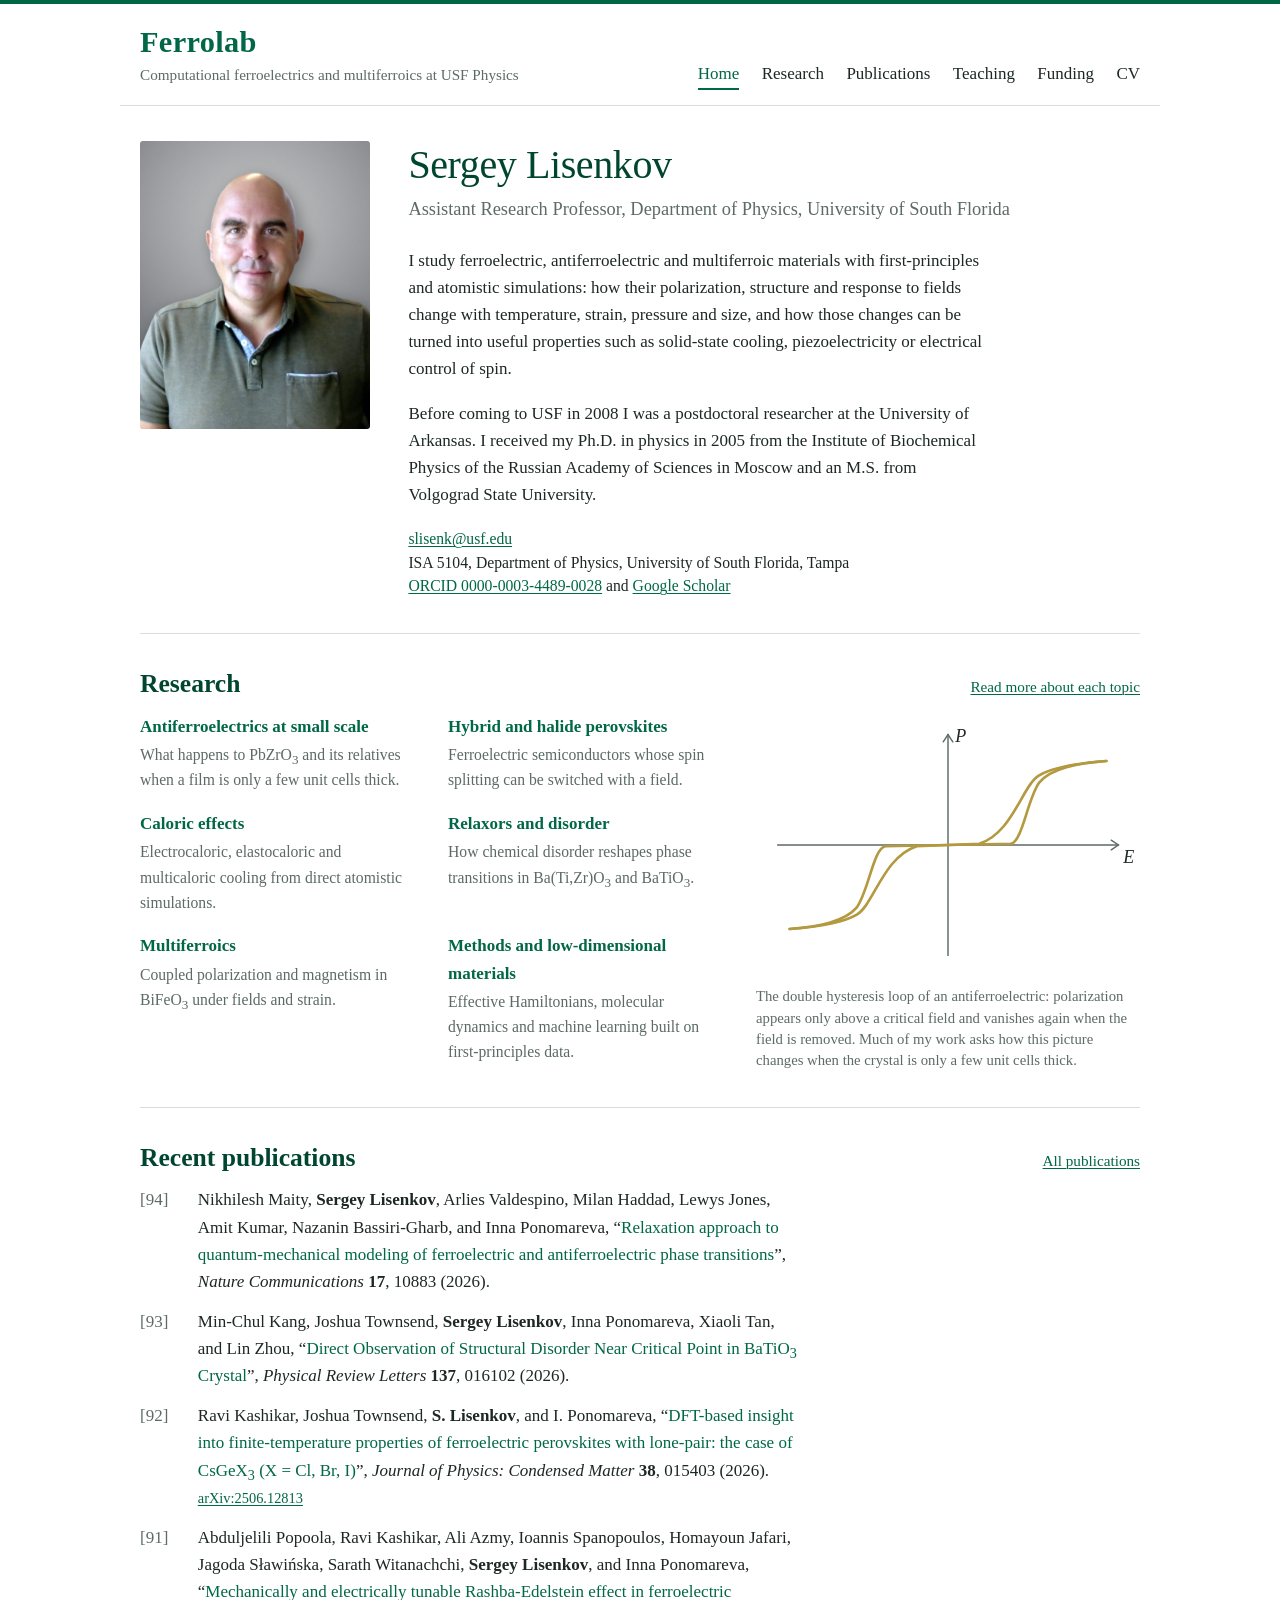
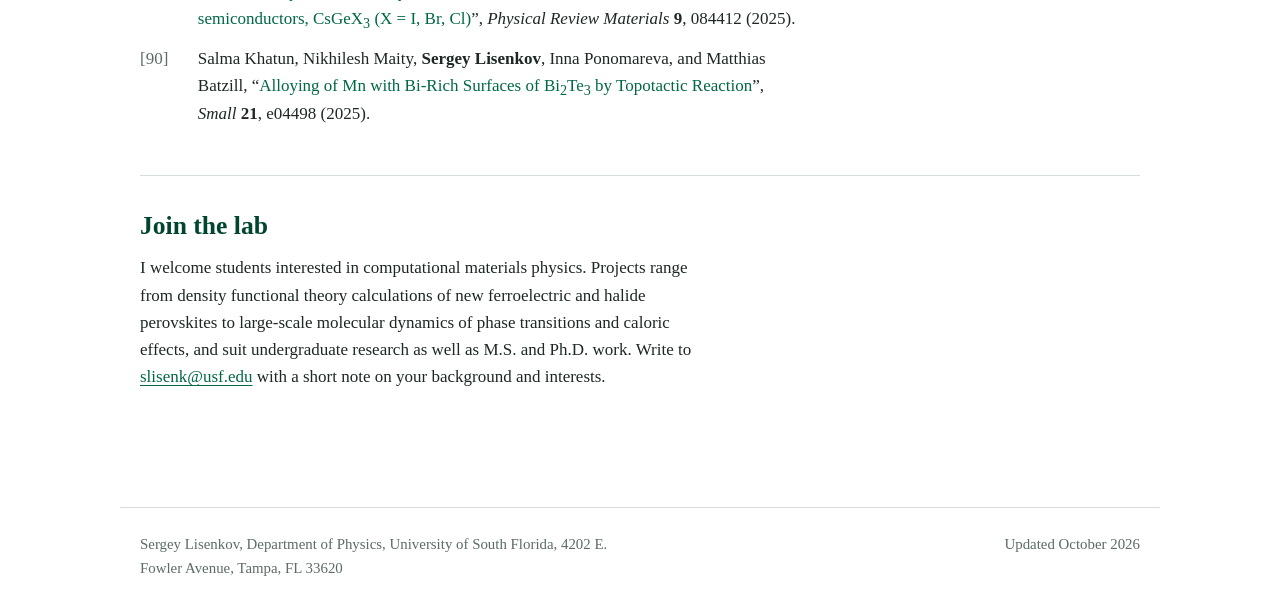
<file: index.html>
<!DOCTYPE html>
<html lang="en">
<head>
<meta charset="utf-8">
<meta name="viewport" content="width=device-width, initial-scale=1">
<title>Ferrolab — Sergey Lisenkov, USF Physics</title>
<meta name="description" content="Ferrolab: computational research on ferroelectric, antiferroelectric and multiferroic materials by Sergey Lisenkov, Department of Physics, University of South Florida.">
<link rel="icon" href="assets/favicon.svg" type="image/svg+xml">
<link rel="stylesheet" href="style.css">
</head>
<body>

<header class="wrap site-head">
  <a class="brand" href="index.html">
    <span class="brand-name">Ferrolab</span>
    <span class="brand-sub">Computational ferroelectrics and multiferroics at USF Physics</span>
  </a>
  <nav class="site-nav" aria-label="Site">
    <ul>
      <li><a href="index.html" aria-current="page">Home</a></li>
      <li><a href="research.html">Research</a></li>
      <li><a href="publications.html">Publications</a></li>
      <li><a href="teaching.html">Teaching</a></li>
      <li><a href="funding.html">Funding</a></li>
      <li><a href="Lisenkov-CV.pdf">CV</a></li>
    </ul>
  </nav>
</header>

<main class="wrap">

  <section class="block hero">
    <!-- Replace assets/photo.jpg with your portrait (any size, 4:5 works best). -->
    <img class="portrait" src="assets/photo.jpg" width="230" height="288" alt="Portrait of Sergey Lisenkov">
    <div>
      <h1>Sergey Lisenkov</h1>
      <p class="role">Assistant Research Professor, Department of Physics, University of South Florida</p>
      <p>I study ferroelectric, antiferroelectric and multiferroic materials with first-principles and atomistic simulations: how their polarization, structure and response to fields change with temperature, strain, pressure and size, and how those changes can be turned into useful properties such as solid-state cooling, piezoelectricity or electrical control of spin.</p>
      <p>Before coming to USF in 2008 I was a postdoctoral researcher at the University of Arkansas. I received my Ph.D. in physics in 2005 from the Institute of Biochemical Physics of the Russian Academy of Sciences in Moscow and an M.S. from Volgograd State University.</p>
      <ul class="contact">
        <li><a href="mailto:slisenk@usf.edu">slisenk@usf.edu</a></li>
        <li>ISA 5104, Department of Physics, University of South Florida, Tampa</li>
        <li><a href="https://orcid.org/0000-0003-4489-0028">ORCID 0000-0003-4489-0028</a> and <a href="https://scholar.google.com/citations?user=rxzFxD4AAAAJ">Google Scholar</a></li>
      </ul>
    </div>
  </section>

  <section class="block">
    <div class="block-head">
      <h2>Research</h2>
      <a class="more" href="research.html">Read more about each topic</a>
    </div>
    <div class="split">
      <ul class="themes">
        <li><a href="research.html#antiferroelectrics">Antiferroelectrics at small scale</a>
          <p>What happens to PbZrO<sub>3</sub> and its relatives when a film is only a few unit cells thick.</p></li>
        <li><a href="research.html#perovskites">Hybrid and halide perovskites</a>
          <p>Ferroelectric semiconductors whose spin splitting can be switched with a field.</p></li>
        <li><a href="research.html#caloric">Caloric effects</a>
          <p>Electrocaloric, elastocaloric and multicaloric cooling from direct atomistic simulations.</p></li>
        <li><a href="research.html#relaxors">Relaxors and disorder</a>
          <p>How chemical disorder reshapes phase transitions in Ba(Ti,Zr)O<sub>3</sub> and BaTiO<sub>3</sub>.</p></li>
        <li><a href="research.html#multiferroics">Multiferroics</a>
          <p>Coupled polarization and magnetism in BiFeO<sub>3</sub> under fields and strain.</p></li>
        <li><a href="research.html#methods">Methods and low-dimensional materials</a>
          <p>Effective Hamiltonians, molecular dynamics and machine learning built on first-principles data.</p></li>
      </ul>
      <figure>
        <svg viewBox="0 0 320 220" role="img" aria-labelledby="loop-title">
          <title id="loop-title">Double hysteresis loop of polarization against electric field</title>
          <g fill="none" stroke="var(--muted)" stroke-width="1.2" stroke-linecap="round">
            <line x1="18" y1="110" x2="302" y2="110"/>
            <line x1="160" y1="18" x2="160" y2="202"/>
            <path d="M296 106 L302 110 L296 114"/>
            <path d="M156 24 L160 18 L164 24"/>
          </g>
          <g fill="none" stroke="var(--gold)" stroke-width="2.2" stroke-linejoin="round" stroke-linecap="round">
            <path d="M160 110 L212 109 C222 108 226 72 236 58 C246 46 268 42 292 40"/>
            <path d="M292 40 C266 42 246 46 236 52 C222 60 214 100 186 109 L160 110"/>
            <g transform="rotate(180 160 110)">
              <path d="M160 110 L212 109 C222 108 226 72 236 58 C246 46 268 42 292 40"/>
              <path d="M292 40 C266 42 246 46 236 52 C222 60 214 100 186 109 L160 110"/>
            </g>
          </g>
          <g font-family="Palatino Linotype, Palatino, Georgia, serif" font-style="italic" font-size="15" fill="var(--ink)">
            <text x="306" y="125">E</text>
            <text x="166" y="24">P</text>
          </g>
        </svg>
        <figcaption>The double hysteresis loop of an antiferroelectric: polarization appears only above a critical field and vanishes again when the field is removed. Much of my work asks how this picture changes when the crystal is only a few unit cells thick.</figcaption>
      </figure>
    </div>
  </section>

  <section class="block">
    <div class="block-head">
      <h2>Recent publications</h2>
      <a class="more" href="publications.html">All publications</a>
    </div>
    <!-- Generated from publications.bib by tools/make_publications.py; edit the .bib, not this block. -->
    <!-- recent:start -->
<ol class="pub-list pub-list--recent" reversed>
<li class="pub" id="pub-94" value="94"><div class="pub-body"><span class="pub-authors">Nikhilesh Maity, <b>Sergey Lisenkov</b>, Arlies Valdespino, Milan Haddad, Lewys Jones, Amit Kumar, Nazanin Bassiri-Gharb, and Inna Ponomareva</span>, <span class="pub-title">&ldquo;<a href="https://doi.org/10.1038/s41467-026-77563-4">Relaxation approach to quantum-mechanical modeling of ferroelectric and antiferroelectric phase transitions</a>&rdquo;</span>, <em class="pub-journal">Nature Communications</em> <b>17</b>, 10883 (2026).</div></li>
<li class="pub" id="pub-93" value="93"><div class="pub-body"><span class="pub-authors">Min-Chul Kang, Joshua Townsend, <b>Sergey Lisenkov</b>, Inna Ponomareva, Xiaoli Tan, and Lin Zhou</span>, <span class="pub-title">&ldquo;<a href="https://doi.org/10.1103/qhn9-42d5">Direct Observation of Structural Disorder Near Critical Point in BaTiO<sub>3</sub> Crystal</a>&rdquo;</span>, <em class="pub-journal">Physical Review Letters</em> <b>137</b>, 016102 (2026).</div></li>
<li class="pub" id="pub-92" value="92"><div class="pub-body"><span class="pub-authors">Ravi Kashikar, Joshua Townsend, <b>S. Lisenkov</b>, and I. Ponomareva</span>, <span class="pub-title">&ldquo;<a href="https://doi.org/10.1088/1361-648X/ae2c2f">DFT-based insight into finite-temperature properties of ferroelectric perovskites with lone-pair: the case of CsGeX<sub>3</sub> (X = Cl, Br, I)</a>&rdquo;</span>, <em class="pub-journal">Journal of Physics: Condensed Matter</em> <b>38</b>, 015403 (2026). <a class="pub-arxiv" href="https://arxiv.org/abs/2506.12813">arXiv:2506.12813</a></div></li>
<li class="pub" id="pub-91" value="91"><div class="pub-body"><span class="pub-authors">Abduljelili Popoola, Ravi Kashikar, Ali Azmy, Ioannis Spanopoulos, Homayoun Jafari, Jagoda Sławińska, Sarath Witanachchi, <b>Sergey Lisenkov</b>, and Inna Ponomareva</span>, <span class="pub-title">&ldquo;<a href="https://doi.org/10.1103/gkt2-x7mm">Mechanically and electrically tunable Rashba-Edelstein effect in ferroelectric semiconductors, CsGeX<sub>3</sub> (X = I, Br, Cl)</a>&rdquo;</span>, <em class="pub-journal">Physical Review Materials</em> <b>9</b>, 084412 (2025).</div></li>
<li class="pub" id="pub-90" value="90"><div class="pub-body"><span class="pub-authors">Salma Khatun, Nikhilesh Maity, <b>Sergey Lisenkov</b>, Inna Ponomareva, and Matthias Batzill</span>, <span class="pub-title">&ldquo;<a href="https://doi.org/10.1002/smll.202504498">Alloying of Mn with Bi-Rich Surfaces of Bi<sub>2</sub>Te<sub>3</sub> by Topotactic Reaction</a>&rdquo;</span>, <em class="pub-journal">Small</em> <b>21</b>, e04498 (2025).</div></li>
</ol>
<!-- recent:end -->
  </section>

  <section class="block">
    <h2>Join the lab</h2>
    <p>I welcome students interested in computational materials physics. Projects range from density functional theory calculations of new ferroelectric and halide perovskites to large-scale molecular dynamics of phase transitions and caloric effects, and suit undergraduate research as well as M.S. and Ph.D. work. Write to <a href="mailto:slisenk@usf.edu">slisenk@usf.edu</a> with a short note on your background and interests.</p>
  </section>

</main>

<footer class="wrap site-foot">
  <p>Sergey Lisenkov, Department of Physics, University of South Florida, 4202 E. Fowler Avenue, Tampa, FL 33620</p>
  <p>Updated October 2026</p>
</footer>

  <!-- Visitor statistics (privacy-friendly, no cookies): dashboard at https://ferrolab.goatcounter.com -->
  <script data-goatcounter="https://ferrolab.goatcounter.com/count" async src="https://gc.zgo.at/count.js"></script>
</body>
</html>
</file>
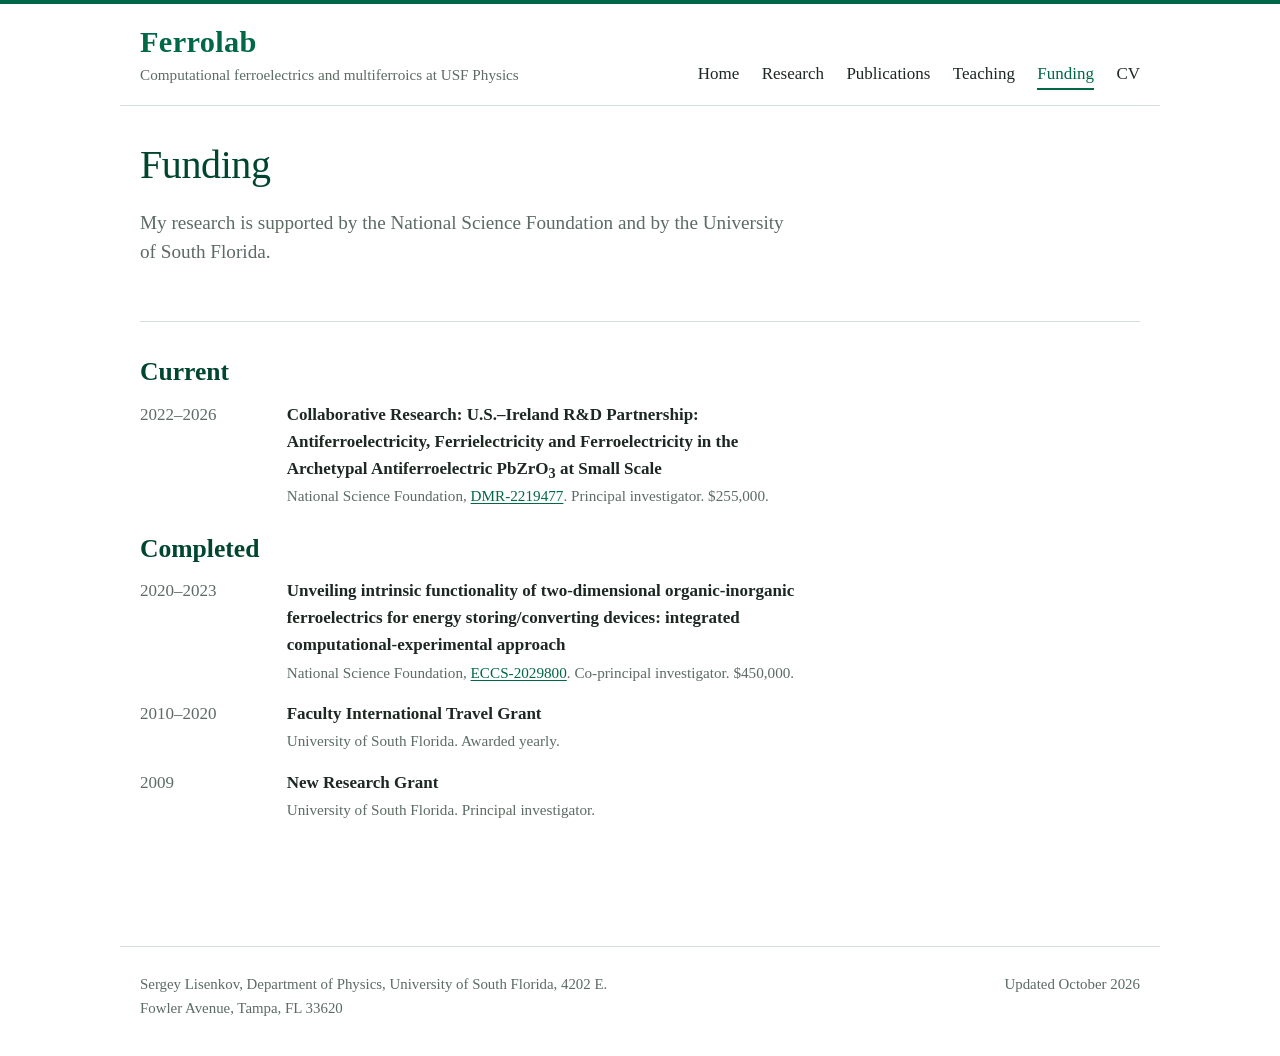
<file: funding.html>
<!DOCTYPE html>
<html lang="en">
<head>
<meta charset="utf-8">
<meta name="viewport" content="width=device-width, initial-scale=1">
<title>Funding — Ferrolab</title>
<meta name="description" content="Research grants and awards of Sergey Lisenkov, Department of Physics, University of South Florida.">
<link rel="icon" href="assets/favicon.svg" type="image/svg+xml">
<link rel="stylesheet" href="style.css">
</head>
<body>

<header class="wrap site-head">
  <a class="brand" href="index.html">
    <span class="brand-name">Ferrolab</span>
    <span class="brand-sub">Computational ferroelectrics and multiferroics at USF Physics</span>
  </a>
  <nav class="site-nav" aria-label="Site">
    <ul>
      <li><a href="index.html">Home</a></li>
      <li><a href="research.html">Research</a></li>
      <li><a href="publications.html">Publications</a></li>
      <li><a href="teaching.html">Teaching</a></li>
      <li><a href="funding.html" aria-current="page">Funding</a></li>
      <li><a href="Lisenkov-CV.pdf">CV</a></li>
    </ul>
  </nav>
</header>

<main class="wrap">

  <section class="block">
    <h1>Funding</h1>
    <p class="lede">My research is supported by the National Science Foundation and by the University of South Florida.</p>
  </section>

  <section class="block">
    <h2>Current</h2>
    <dl class="timeline">
      <dt>2022–2026</dt>
      <dd>
        <strong>Collaborative Research: U.S.–Ireland R&amp;D Partnership: Antiferroelectricity, Ferrielectricity and Ferroelectricity in the Archetypal Antiferroelectric PbZrO<sub>3</sub> at Small Scale</strong><br>
        <span class="meta">National Science Foundation, <a href="https://www.nsf.gov/awardsearch/showAward?AWD_ID=2219477">DMR-2219477</a>. Principal investigator. $255,000.</span>
      </dd>
    </dl>

    <h2>Completed</h2>
    <dl class="timeline">
      <dt>2020–2023</dt>
      <dd>
        <strong>Unveiling intrinsic functionality of two-dimensional organic-inorganic ferroelectrics for energy storing/converting devices: integrated computational-experimental approach</strong><br>
        <span class="meta">National Science Foundation, <a href="https://www.nsf.gov/awardsearch/showAward?AWD_ID=2029800">ECCS-2029800</a>. Co-principal investigator. $450,000.</span>
      </dd>
      <dt>2010–2020</dt>
      <dd>
        <strong>Faculty International Travel Grant</strong><br>
        <span class="meta">University of South Florida. Awarded yearly.</span>
      </dd>
      <dt>2009</dt>
      <dd>
        <strong>New Research Grant</strong><br>
        <span class="meta">University of South Florida. Principal investigator.</span>
      </dd>
    </dl>
  </section>

</main>

<footer class="wrap site-foot">
  <p>Sergey Lisenkov, Department of Physics, University of South Florida, 4202 E. Fowler Avenue, Tampa, FL 33620</p>
  <p>Updated October 2026</p>
</footer>

  <!-- Visitor statistics (privacy-friendly, no cookies): dashboard at https://ferrolab.goatcounter.com -->
  <script data-goatcounter="https://ferrolab.goatcounter.com/count" async src="https://gc.zgo.at/count.js"></script>
</body>
</html>
</file>
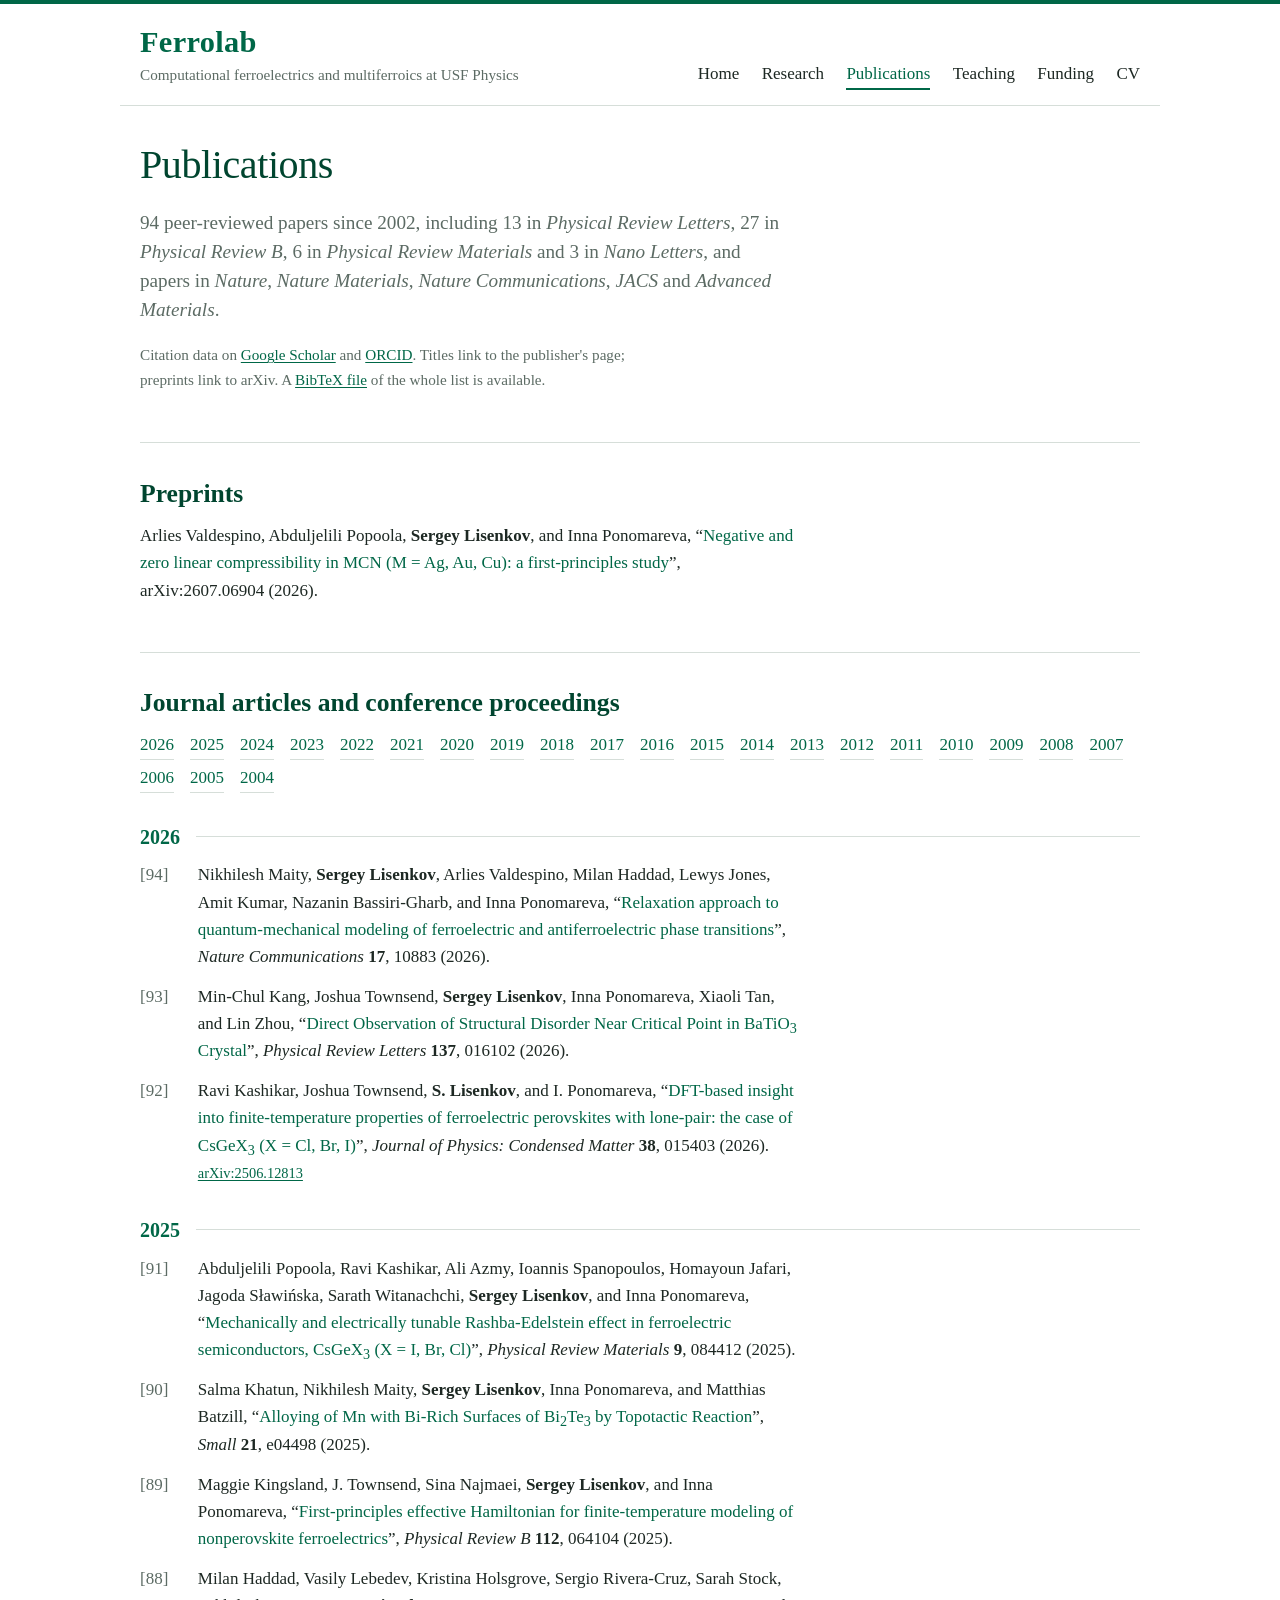
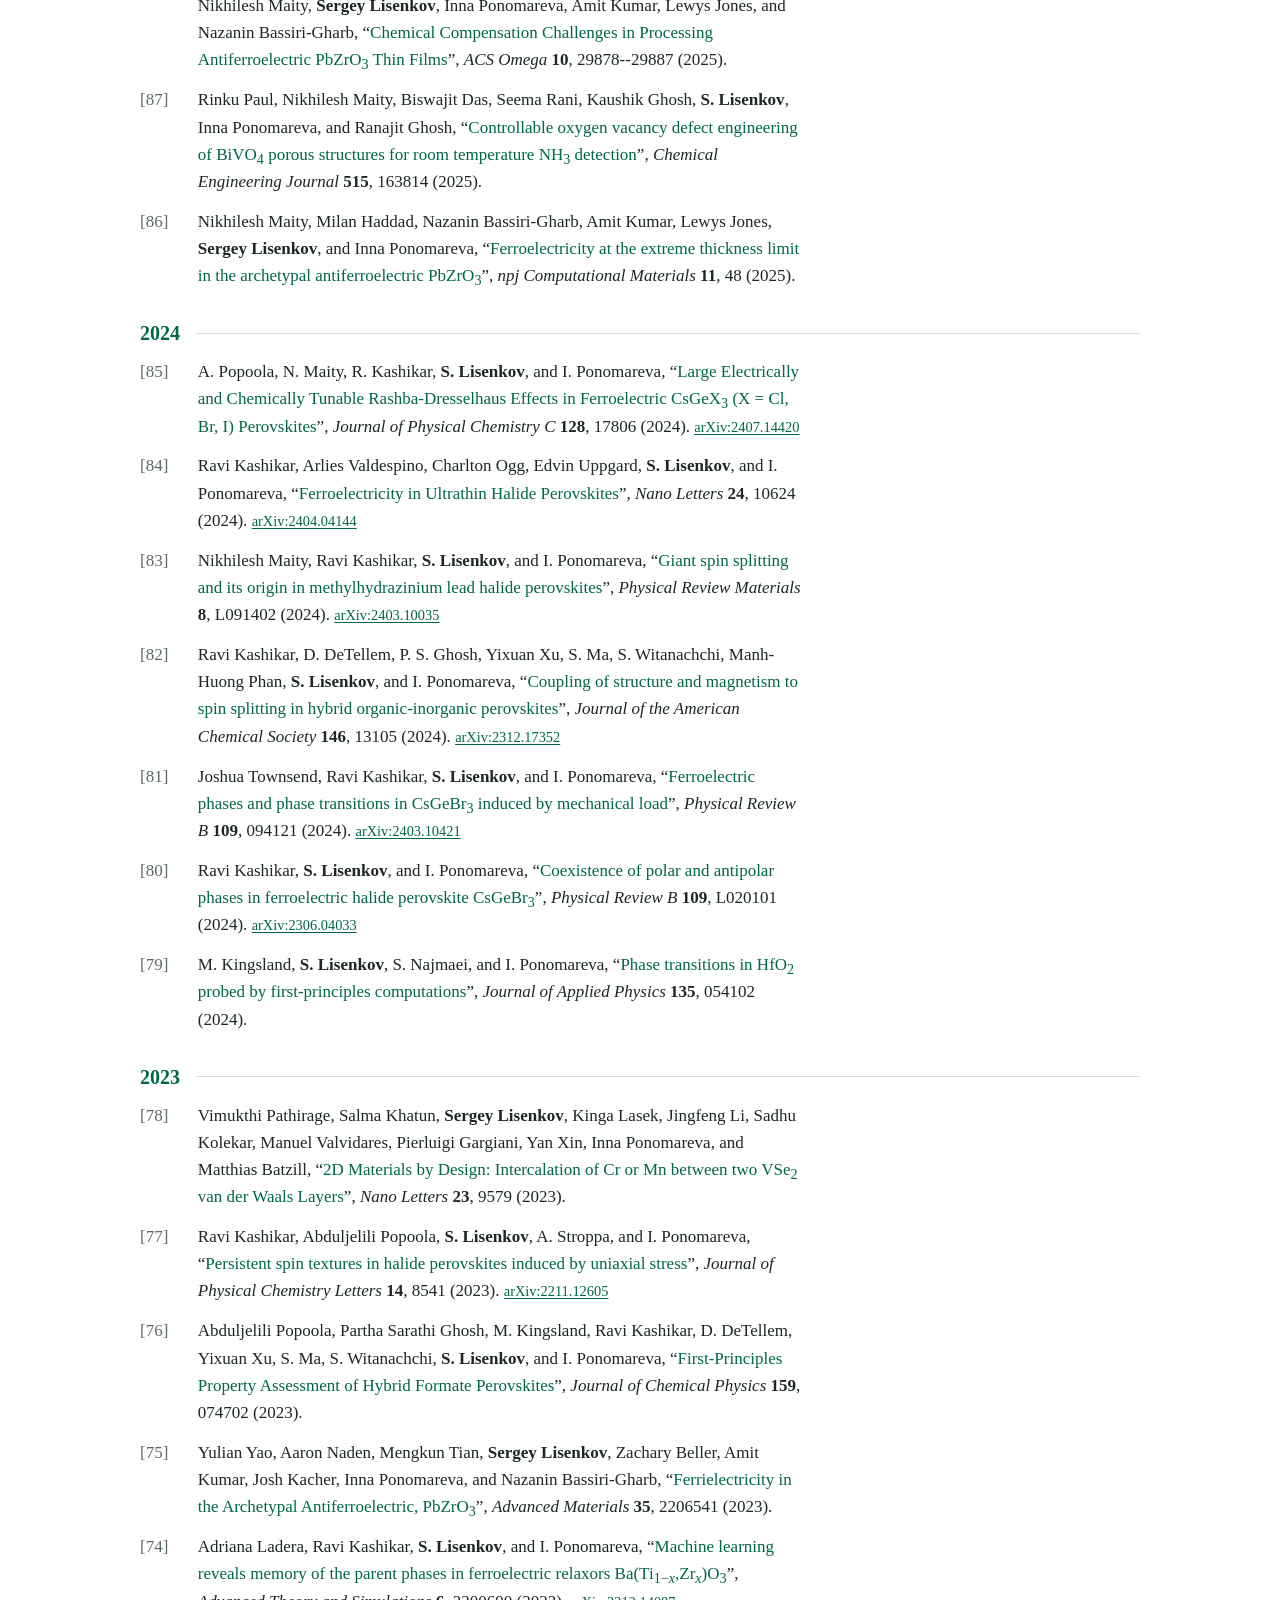
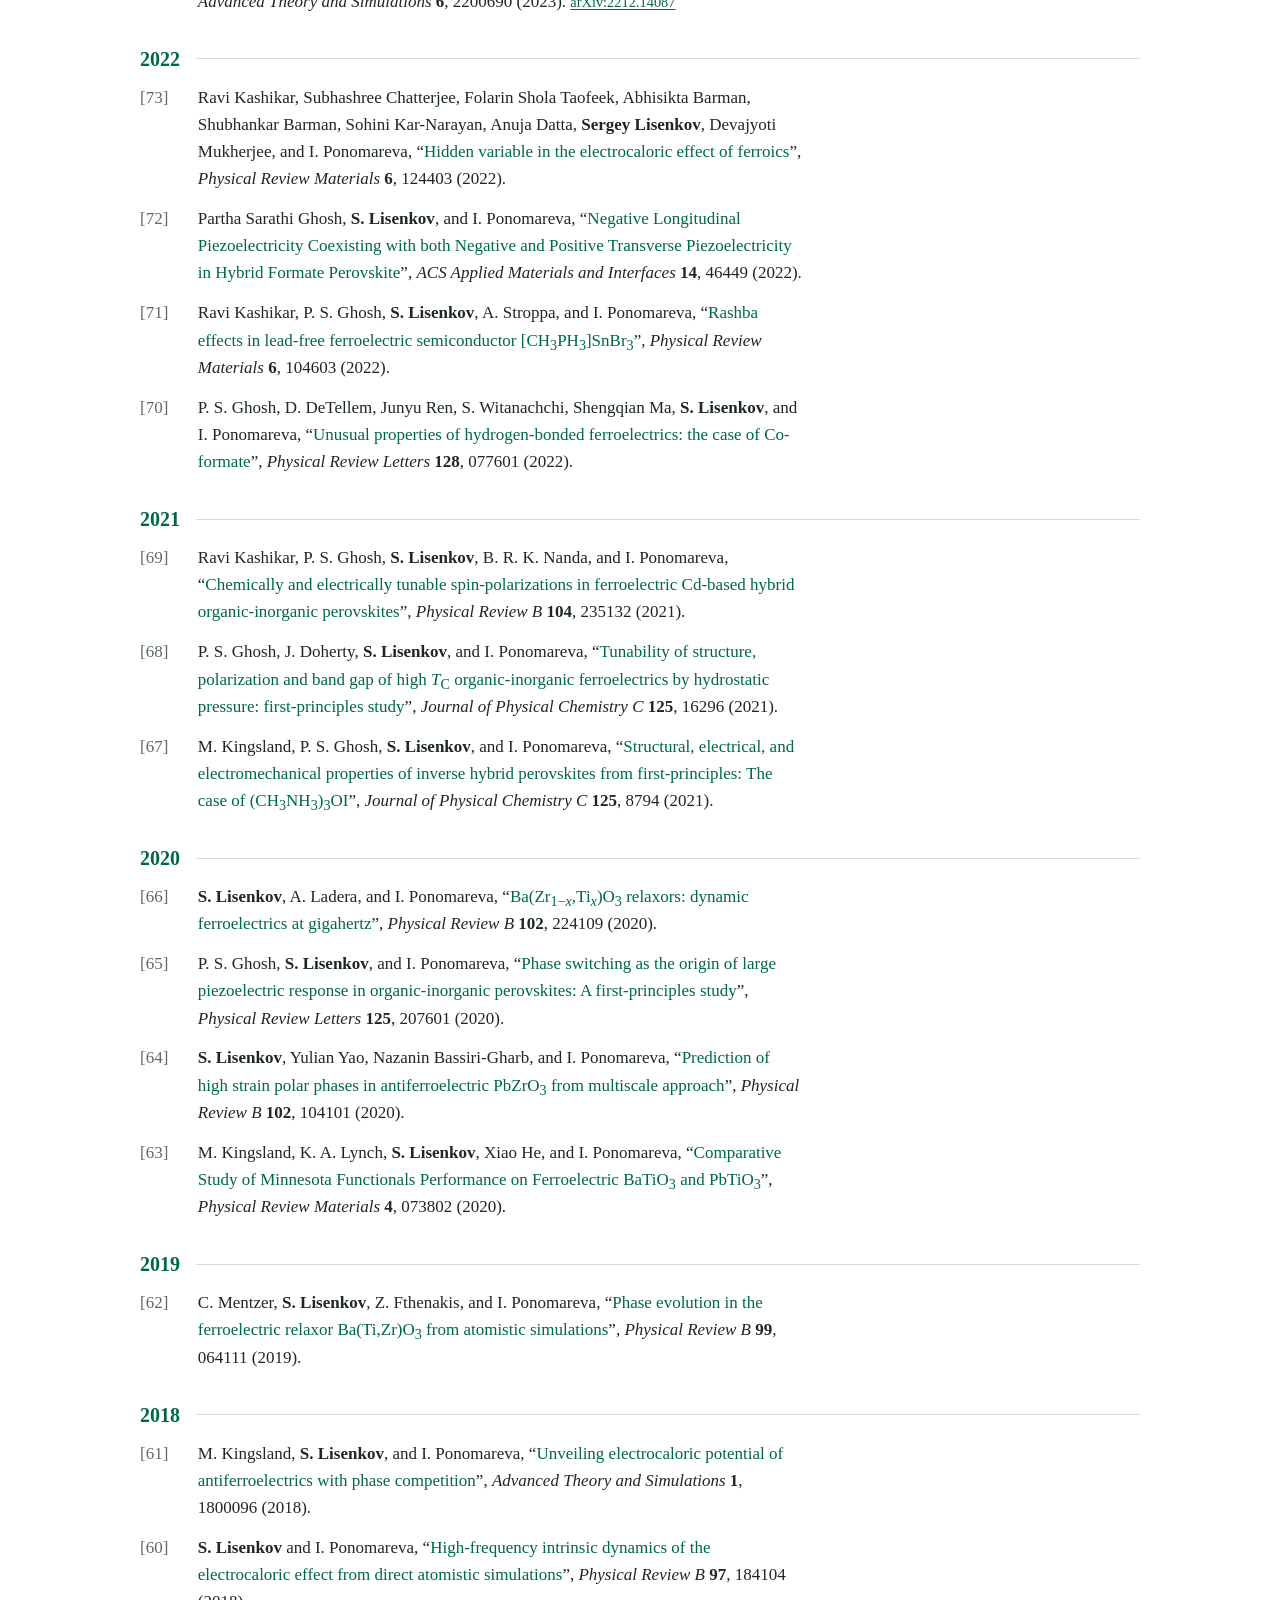
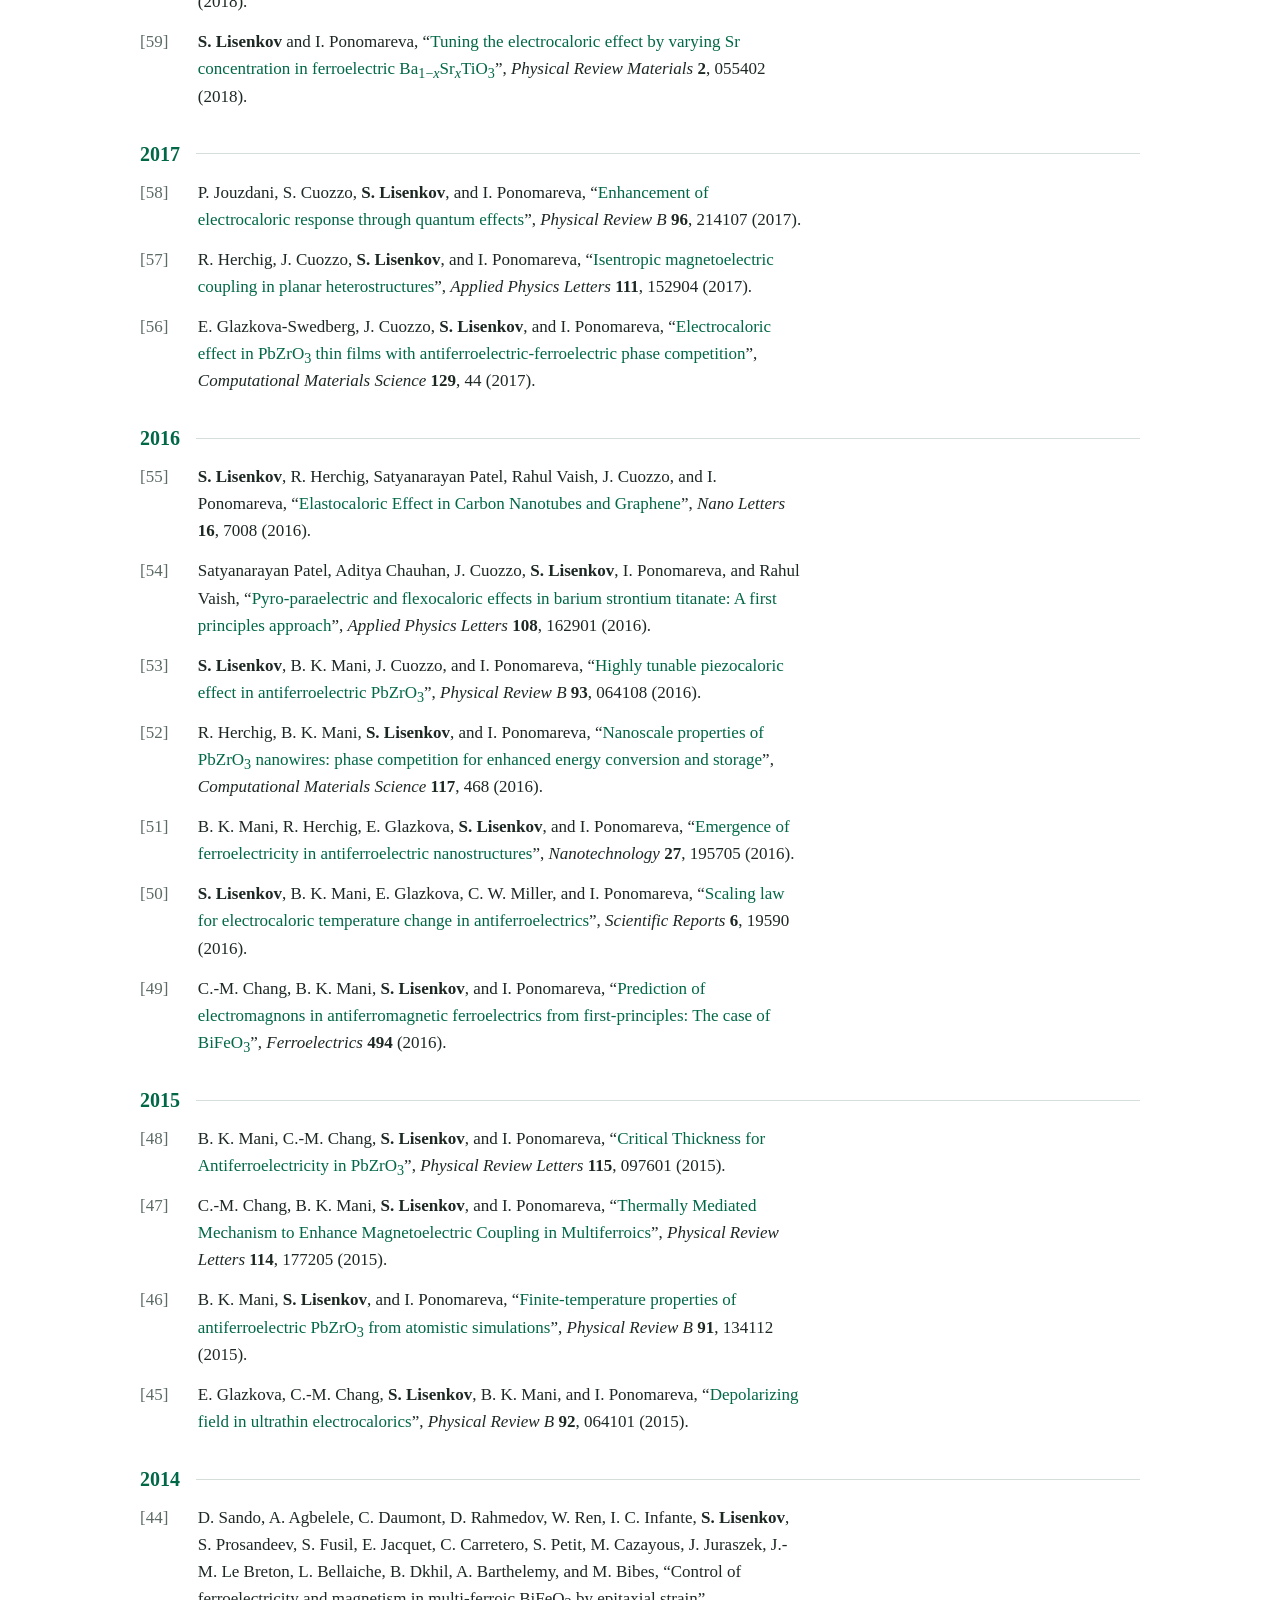
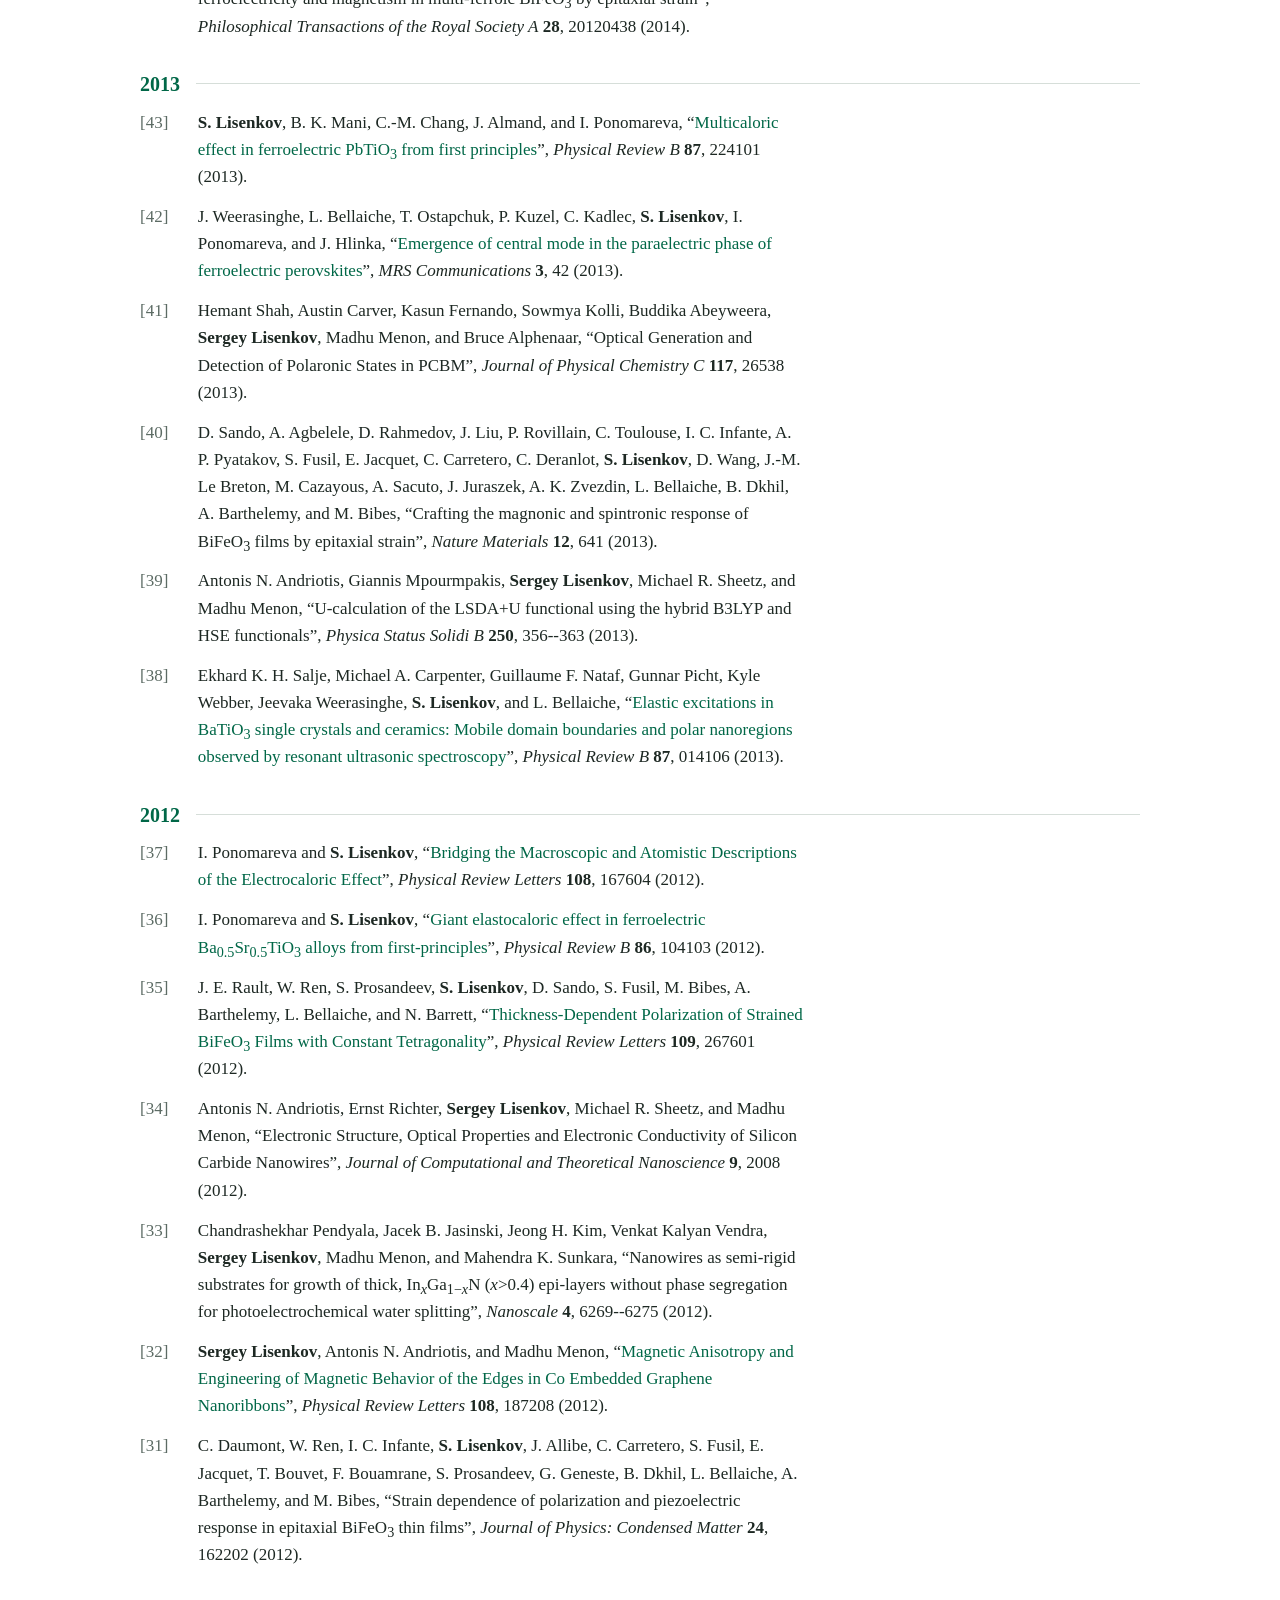
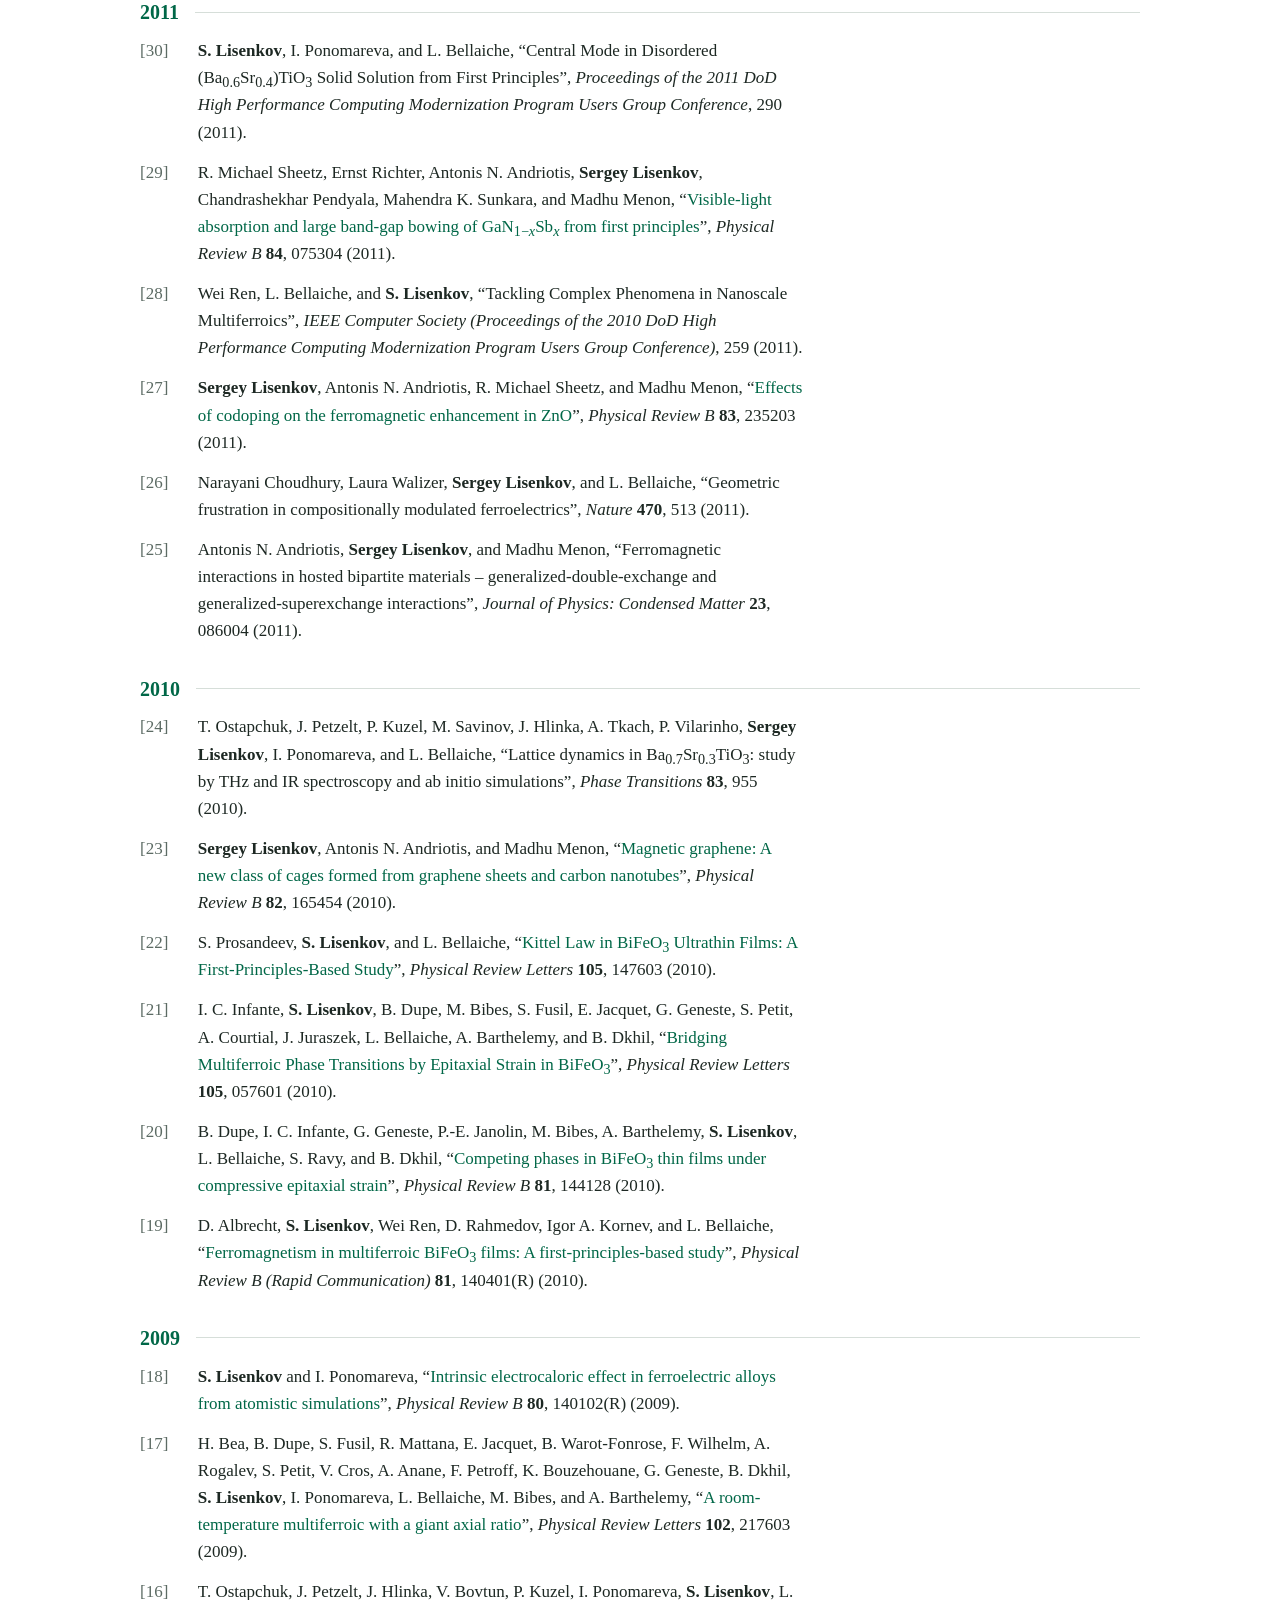
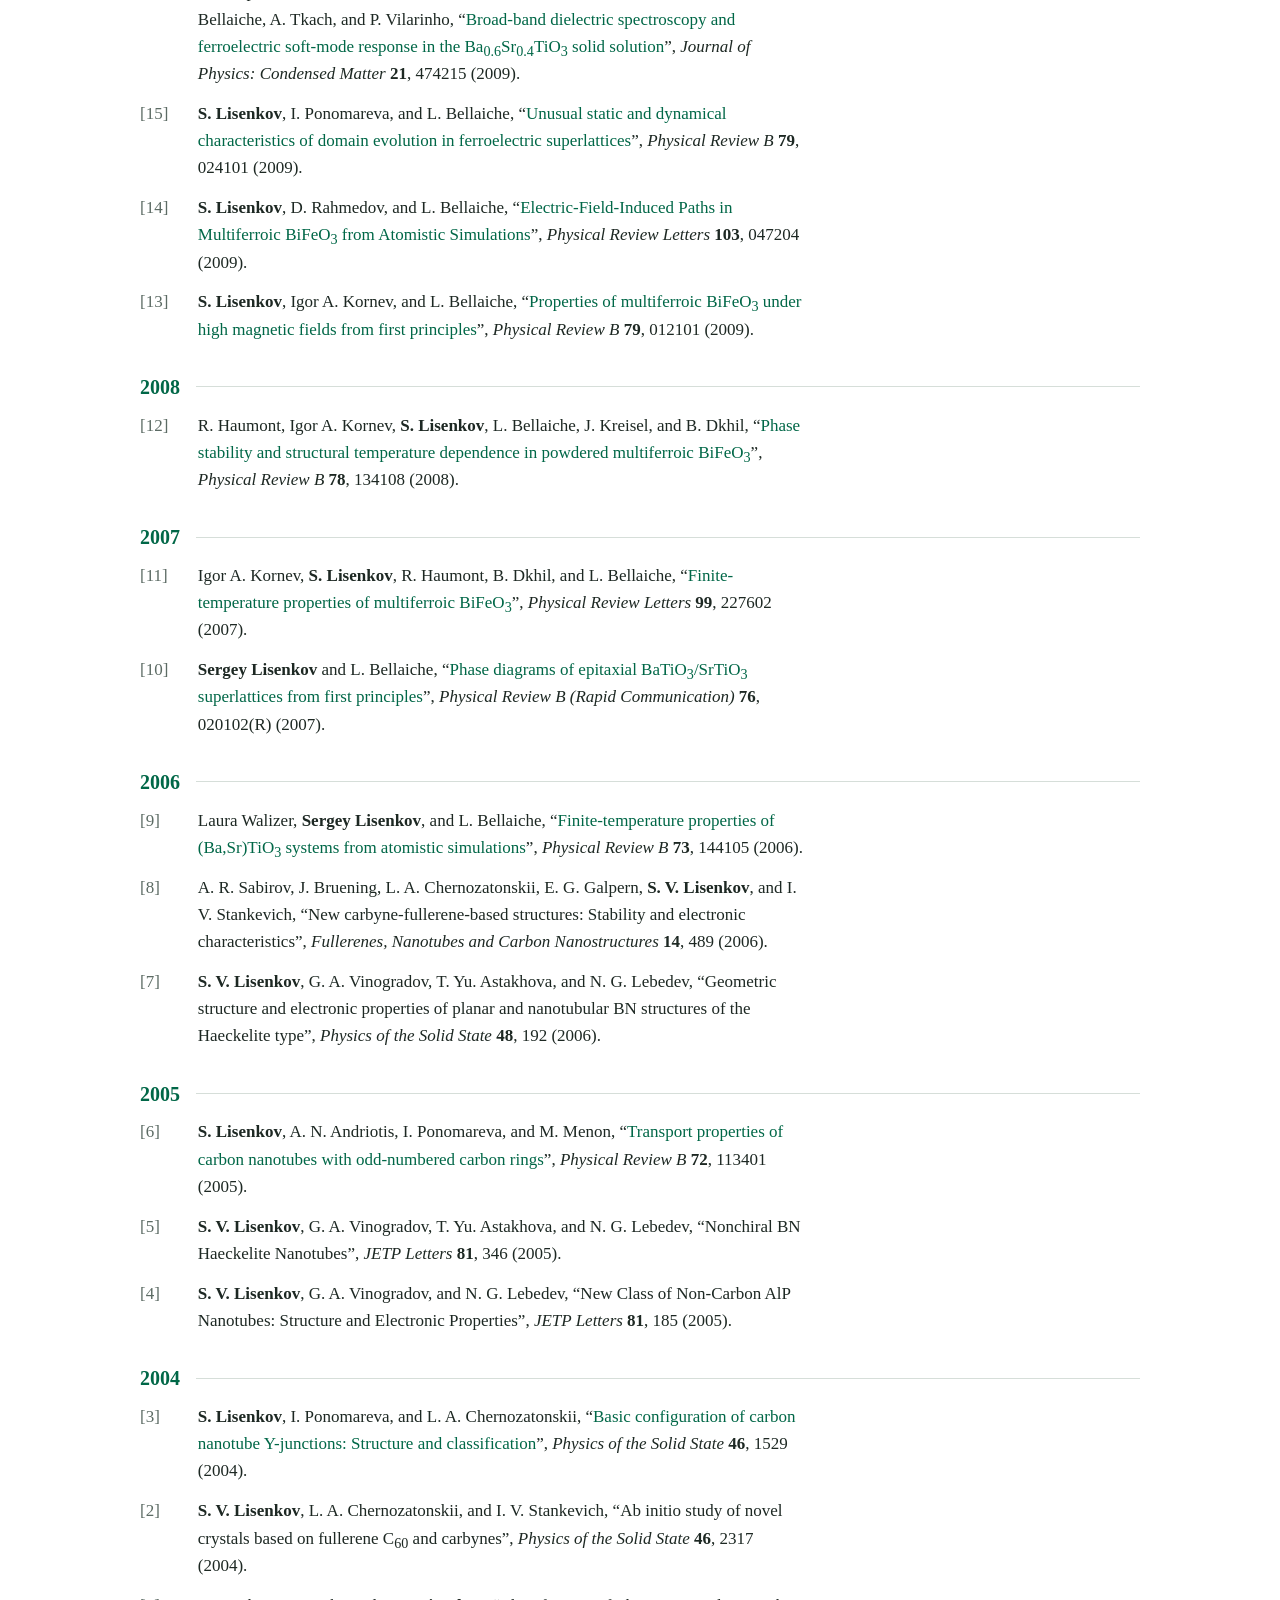
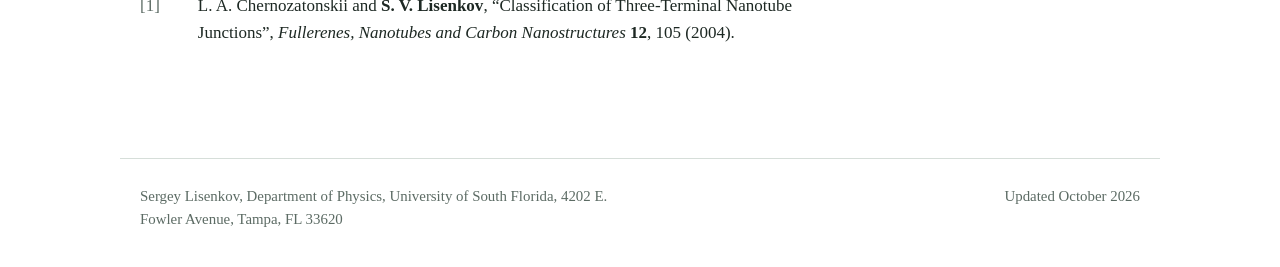
<file: publications.html>
<!DOCTYPE html>
<html lang="en">
<head>
<meta charset="utf-8">
<meta name="viewport" content="width=device-width, initial-scale=1">
<title>Publications — Ferrolab</title>
<meta name="description" content="Publications of Sergey Lisenkov, Department of Physics, University of South Florida.">
<link rel="icon" href="assets/favicon.svg" type="image/svg+xml">
<link rel="stylesheet" href="style.css">
</head>
<body>
<!-- GENERATED FILE: edit publications.bib and run  python3 tools/make_publications.py
     Page text and layout live in tools/publications_template.html. -->

<header class="wrap site-head">
  <a class="brand" href="index.html">
    <span class="brand-name">Ferrolab</span>
    <span class="brand-sub">Computational ferroelectrics and multiferroics at USF Physics</span>
  </a>
  <nav class="site-nav" aria-label="Site">
    <ul>
      <li><a href="index.html">Home</a></li>
      <li><a href="research.html">Research</a></li>
      <li><a href="publications.html" aria-current="page">Publications</a></li>
      <li><a href="teaching.html">Teaching</a></li>
      <li><a href="funding.html">Funding</a></li>
      <li><a href="Lisenkov-CV.pdf">CV</a></li>
    </ul>
  </nav>
</header>

<main class="wrap">

  <section class="block">
    <h1>Publications</h1>
    <p class="lede pub-summary">94 peer-reviewed papers since 2002, including 13 in <em>Physical Review Letters</em>, 27 in <em>Physical Review B</em>, 6 in <em>Physical Review Materials</em> and 3 in <em>Nano Letters</em>, and papers in <em>Nature</em>, <em>Nature Materials</em>, <em>Nature Communications</em>, <em>JACS</em> and <em>Advanced Materials</em>.</p>
    <p class="note">Citation data on <a href="https://scholar.google.com/citations?user=rxzFxD4AAAAJ">Google Scholar</a> and <a href="https://orcid.org/0000-0003-4489-0028">ORCID</a>. Titles link to the publisher's page; preprints link to arXiv. A <a href="publications.bib">BibTeX file</a> of the whole list is available.</p>
  </section>

  <section class="block">
    <h2>Preprints</h2>
    <ol class="pub-list">
      <li class="pub pub--preprint"><div class="pub-body">
        <span class="pub-authors">Arlies Valdespino, Abduljelili Popoola, <b>Sergey Lisenkov</b>, and Inna Ponomareva</span>,
        <span class="pub-title">&ldquo;<a href="https://arxiv.org/abs/2607.06904">Negative and zero linear compressibility in MCN (M = Ag, Au, Cu): a first-principles study</a>&rdquo;</span>,
        arXiv:2607.06904 (2026).
      </div></li>
    </ol>
  </section>

  <section class="block">
    <h2>Journal articles and conference proceedings</h2>
    <nav class="years" aria-label="Jump to year">
      <a href="#y2026">2026</a>
      <a href="#y2025">2025</a>
      <a href="#y2024">2024</a>
      <a href="#y2023">2023</a>
      <a href="#y2022">2022</a>
      <a href="#y2021">2021</a>
      <a href="#y2020">2020</a>
      <a href="#y2019">2019</a>
      <a href="#y2018">2018</a>
      <a href="#y2017">2017</a>
      <a href="#y2016">2016</a>
      <a href="#y2015">2015</a>
      <a href="#y2014">2014</a>
      <a href="#y2013">2013</a>
      <a href="#y2012">2012</a>
      <a href="#y2011">2011</a>
      <a href="#y2010">2010</a>
      <a href="#y2009">2009</a>
      <a href="#y2008">2008</a>
      <a href="#y2007">2007</a>
      <a href="#y2006">2006</a>
      <a href="#y2005">2005</a>
      <a href="#y2004">2004</a>
    </nav>
<h2 class="pub-year" id="y2026">2026</h2>
<ol class="pub-list" reversed>
<li class="pub" id="pub-94" value="94"><div class="pub-body"><span class="pub-authors">Nikhilesh Maity, <b>Sergey Lisenkov</b>, Arlies Valdespino, Milan Haddad, Lewys Jones, Amit Kumar, Nazanin Bassiri-Gharb, and Inna Ponomareva</span>, <span class="pub-title">&ldquo;<a href="https://doi.org/10.1038/s41467-026-77563-4">Relaxation approach to quantum-mechanical modeling of ferroelectric and antiferroelectric phase transitions</a>&rdquo;</span>, <em class="pub-journal">Nature Communications</em> <b>17</b>, 10883 (2026).</div></li>
<li class="pub" id="pub-93" value="93"><div class="pub-body"><span class="pub-authors">Min-Chul Kang, Joshua Townsend, <b>Sergey Lisenkov</b>, Inna Ponomareva, Xiaoli Tan, and Lin Zhou</span>, <span class="pub-title">&ldquo;<a href="https://doi.org/10.1103/qhn9-42d5">Direct Observation of Structural Disorder Near Critical Point in BaTiO<sub>3</sub> Crystal</a>&rdquo;</span>, <em class="pub-journal">Physical Review Letters</em> <b>137</b>, 016102 (2026).</div></li>
<li class="pub" id="pub-92" value="92"><div class="pub-body"><span class="pub-authors">Ravi Kashikar, Joshua Townsend, <b>S. Lisenkov</b>, and I. Ponomareva</span>, <span class="pub-title">&ldquo;<a href="https://doi.org/10.1088/1361-648X/ae2c2f">DFT-based insight into finite-temperature properties of ferroelectric perovskites with lone-pair: the case of CsGeX<sub>3</sub> (X = Cl, Br, I)</a>&rdquo;</span>, <em class="pub-journal">Journal of Physics: Condensed Matter</em> <b>38</b>, 015403 (2026). <a class="pub-arxiv" href="https://arxiv.org/abs/2506.12813">arXiv:2506.12813</a></div></li>
</ol>
<h2 class="pub-year" id="y2025">2025</h2>
<ol class="pub-list" reversed>
<li class="pub" id="pub-91" value="91"><div class="pub-body"><span class="pub-authors">Abduljelili Popoola, Ravi Kashikar, Ali Azmy, Ioannis Spanopoulos, Homayoun Jafari, Jagoda Sławińska, Sarath Witanachchi, <b>Sergey Lisenkov</b>, and Inna Ponomareva</span>, <span class="pub-title">&ldquo;<a href="https://doi.org/10.1103/gkt2-x7mm">Mechanically and electrically tunable Rashba-Edelstein effect in ferroelectric semiconductors, CsGeX<sub>3</sub> (X = I, Br, Cl)</a>&rdquo;</span>, <em class="pub-journal">Physical Review Materials</em> <b>9</b>, 084412 (2025).</div></li>
<li class="pub" id="pub-90" value="90"><div class="pub-body"><span class="pub-authors">Salma Khatun, Nikhilesh Maity, <b>Sergey Lisenkov</b>, Inna Ponomareva, and Matthias Batzill</span>, <span class="pub-title">&ldquo;<a href="https://doi.org/10.1002/smll.202504498">Alloying of Mn with Bi-Rich Surfaces of Bi<sub>2</sub>Te<sub>3</sub> by Topotactic Reaction</a>&rdquo;</span>, <em class="pub-journal">Small</em> <b>21</b>, e04498 (2025).</div></li>
<li class="pub" id="pub-89" value="89"><div class="pub-body"><span class="pub-authors">Maggie Kingsland, J. Townsend, Sina Najmaei, <b>Sergey Lisenkov</b>, and Inna Ponomareva</span>, <span class="pub-title">&ldquo;<a href="https://doi.org/10.1103/sdj6-vsfj">First-principles effective Hamiltonian for finite-temperature modeling of nonperovskite ferroelectrics</a>&rdquo;</span>, <em class="pub-journal">Physical Review B</em> <b>112</b>, 064104 (2025).</div></li>
<li class="pub" id="pub-88" value="88"><div class="pub-body"><span class="pub-authors">Milan Haddad, Vasily Lebedev, Kristina Holsgrove, Sergio Rivera-Cruz, Sarah Stock, Nikhilesh Maity, <b>Sergey Lisenkov</b>, Inna Ponomareva, Amit Kumar, Lewys Jones, and Nazanin Bassiri-Gharb</span>, <span class="pub-title">&ldquo;<a href="https://doi.org/10.1021/acsomega.5c04818">Chemical Compensation Challenges in Processing Antiferroelectric PbZrO<sub>3</sub> Thin Films</a>&rdquo;</span>, <em class="pub-journal">ACS Omega</em> <b>10</b>, 29878--29887 (2025).</div></li>
<li class="pub" id="pub-87" value="87"><div class="pub-body"><span class="pub-authors">Rinku Paul, Nikhilesh Maity, Biswajit Das, Seema Rani, Kaushik Ghosh, <b>S. Lisenkov</b>, Inna Ponomareva, and Ranajit Ghosh</span>, <span class="pub-title">&ldquo;<a href="https://doi.org/10.1016/j.cej.2025.163814">Controllable oxygen vacancy defect engineering of BiVO<sub>4</sub> porous structures for room temperature NH<sub>3</sub> detection</a>&rdquo;</span>, <em class="pub-journal">Chemical Engineering Journal</em> <b>515</b>, 163814 (2025).</div></li>
<li class="pub" id="pub-86" value="86"><div class="pub-body"><span class="pub-authors">Nikhilesh Maity, Milan Haddad, Nazanin Bassiri-Gharb, Amit Kumar, Lewys Jones, <b>Sergey Lisenkov</b>, and Inna Ponomareva</span>, <span class="pub-title">&ldquo;<a href="https://www.nature.com/articles/s41524-025-01520-w">Ferroelectricity at the extreme thickness limit in the archetypal antiferroelectric PbZrO<sub>3</sub></a>&rdquo;</span>, <em class="pub-journal">npj Computational Materials</em> <b>11</b>, 48 (2025).</div></li>
</ol>
<h2 class="pub-year" id="y2024">2024</h2>
<ol class="pub-list" reversed>
<li class="pub" id="pub-85" value="85"><div class="pub-body"><span class="pub-authors">A. Popoola, N. Maity, R. Kashikar, <b>S. Lisenkov</b>, and I. Ponomareva</span>, <span class="pub-title">&ldquo;<a href="https://doi.org/10.1021/acs.jpcc.4c06280">Large Electrically and Chemically Tunable Rashba-Dresselhaus Effects in Ferroelectric CsGeX<sub>3</sub> (X = Cl, Br, I) Perovskites</a>&rdquo;</span>, <em class="pub-journal">Journal of Physical Chemistry C</em> <b>128</b>, 17806 (2024). <a class="pub-arxiv" href="https://arxiv.org/abs/2407.14420">arXiv:2407.14420</a></div></li>
<li class="pub" id="pub-84" value="84"><div class="pub-body"><span class="pub-authors">Ravi Kashikar, Arlies Valdespino, Charlton Ogg, Edvin Uppgard, <b>S. Lisenkov</b>, and I. Ponomareva</span>, <span class="pub-title">&ldquo;<a href="https://doi.org/10.1021/acs.nanolett.4c02940">Ferroelectricity in Ultrathin Halide Perovskites</a>&rdquo;</span>, <em class="pub-journal">Nano Letters</em> <b>24</b>, 10624 (2024). <a class="pub-arxiv" href="https://arxiv.org/abs/2404.04144">arXiv:2404.04144</a></div></li>
<li class="pub" id="pub-83" value="83"><div class="pub-body"><span class="pub-authors">Nikhilesh Maity, Ravi Kashikar, <b>S. Lisenkov</b>, and I. Ponomareva</span>, <span class="pub-title">&ldquo;<a href="https://doi.org/10.1103/PhysRevMaterials.8.L091402">Giant spin splitting and its origin in methylhydrazinium lead halide perovskites</a>&rdquo;</span>, <em class="pub-journal">Physical Review Materials</em> <b>8</b>, L091402 (2024). <a class="pub-arxiv" href="https://arxiv.org/abs/2403.10035">arXiv:2403.10035</a></div></li>
<li class="pub" id="pub-82" value="82"><div class="pub-body"><span class="pub-authors">Ravi Kashikar, D. DeTellem, P. S. Ghosh, Yixuan Xu, S. Ma, S. Witanachchi, Manh-Huong Phan, <b>S. Lisenkov</b>, and I. Ponomareva</span>, <span class="pub-title">&ldquo;<a href="https://doi.org/10.1021/jacs.3c14744">Coupling of structure and magnetism to spin splitting in hybrid organic-inorganic perovskites</a>&rdquo;</span>, <em class="pub-journal">Journal of the American Chemical Society</em> <b>146</b>, 13105 (2024). <a class="pub-arxiv" href="https://arxiv.org/abs/2312.17352">arXiv:2312.17352</a></div></li>
<li class="pub" id="pub-81" value="81"><div class="pub-body"><span class="pub-authors">Joshua Townsend, Ravi Kashikar, <b>S. Lisenkov</b>, and I. Ponomareva</span>, <span class="pub-title">&ldquo;<a href="https://doi.org/10.1103/PhysRevB.109.094121">Ferroelectric phases and phase transitions in CsGeBr<sub>3</sub> induced by mechanical load</a>&rdquo;</span>, <em class="pub-journal">Physical Review B</em> <b>109</b>, 094121 (2024). <a class="pub-arxiv" href="https://arxiv.org/abs/2403.10421">arXiv:2403.10421</a></div></li>
<li class="pub" id="pub-80" value="80"><div class="pub-body"><span class="pub-authors">Ravi Kashikar, <b>S. Lisenkov</b>, and I. Ponomareva</span>, <span class="pub-title">&ldquo;<a href="https://doi.org/10.1103/PhysRevB.109.L020101">Coexistence of polar and antipolar phases in ferroelectric halide perovskite CsGeBr<sub>3</sub></a>&rdquo;</span>, <em class="pub-journal">Physical Review B</em> <b>109</b>, L020101 (2024). <a class="pub-arxiv" href="https://arxiv.org/abs/2306.04033">arXiv:2306.04033</a></div></li>
<li class="pub" id="pub-79" value="79"><div class="pub-body"><span class="pub-authors">M. Kingsland, <b>S. Lisenkov</b>, S. Najmaei, and I. Ponomareva</span>, <span class="pub-title">&ldquo;<a href="https://pubs.aip.org/aip/jap/article/135/5/054102/3261497">Phase transitions in HfO<sub>2</sub> probed by first-principles computations</a>&rdquo;</span>, <em class="pub-journal">Journal of Applied Physics</em> <b>135</b>, 054102 (2024).</div></li>
</ol>
<h2 class="pub-year" id="y2023">2023</h2>
<ol class="pub-list" reversed>
<li class="pub" id="pub-78" value="78"><div class="pub-body"><span class="pub-authors">Vimukthi Pathirage, Salma Khatun, <b>Sergey Lisenkov</b>, Kinga Lasek, Jingfeng Li, Sadhu Kolekar, Manuel Valvidares, Pierluigi Gargiani, Yan Xin, Inna Ponomareva, and Matthias Batzill</span>, <span class="pub-title">&ldquo;<a href="https://doi.org/10.1021/acs.nanolett.3c03169">2D Materials by Design: Intercalation of Cr or Mn between two VSe<sub>2</sub> van der Waals Layers</a>&rdquo;</span>, <em class="pub-journal">Nano Letters</em> <b>23</b>, 9579 (2023).</div></li>
<li class="pub" id="pub-77" value="77"><div class="pub-body"><span class="pub-authors">Ravi Kashikar, Abduljelili Popoola, <b>S. Lisenkov</b>, A. Stroppa, and I. Ponomareva</span>, <span class="pub-title">&ldquo;<a href="https://doi.org/10.1021/acs.jpclett.3c02248">Persistent spin textures in halide perovskites induced by uniaxial stress</a>&rdquo;</span>, <em class="pub-journal">Journal of Physical Chemistry Letters</em> <b>14</b>, 8541 (2023). <a class="pub-arxiv" href="https://arxiv.org/abs/2211.12605">arXiv:2211.12605</a></div></li>
<li class="pub" id="pub-76" value="76"><div class="pub-body"><span class="pub-authors">Abduljelili Popoola, Partha Sarathi Ghosh, M. Kingsland, Ravi Kashikar, D. DeTellem, Yixuan Xu, S. Ma, S. Witanachchi, <b>S. Lisenkov</b>, and I. Ponomareva</span>, <span class="pub-title">&ldquo;<a href="https://arxiv.org/abs/2306.01672">First-Principles Property Assessment of Hybrid Formate Perovskites</a>&rdquo;</span>, <em class="pub-journal">Journal of Chemical Physics</em> <b>159</b>, 074702 (2023).</div></li>
<li class="pub" id="pub-75" value="75"><div class="pub-body"><span class="pub-authors">Yulian Yao, Aaron Naden, Mengkun Tian, <b>Sergey Lisenkov</b>, Zachary Beller, Amit Kumar, Josh Kacher, Inna Ponomareva, and Nazanin Bassiri-Gharb</span>, <span class="pub-title">&ldquo;<a href="https://doi.org/10.1002/adma.202206541">Ferrielectricity in the Archetypal Antiferroelectric, PbZrO<sub>3</sub></a>&rdquo;</span>, <em class="pub-journal">Advanced Materials</em> <b>35</b>, 2206541 (2023).</div></li>
<li class="pub" id="pub-74" value="74"><div class="pub-body"><span class="pub-authors">Adriana Ladera, Ravi Kashikar, <b>S. Lisenkov</b>, and I. Ponomareva</span>, <span class="pub-title">&ldquo;<a href="https://doi.org/10.1002/adts.202200690">Machine learning reveals memory of the parent phases in ferroelectric relaxors Ba(Ti<sub>1&minus;<i>x</i></sub>,Zr<sub><i>x</i></sub>)O<sub>3</sub></a>&rdquo;</span>, <em class="pub-journal">Advanced Theory and Simulations</em> <b>6</b>, 2200690 (2023). <a class="pub-arxiv" href="https://arxiv.org/abs/2212.14087">arXiv:2212.14087</a></div></li>
</ol>
<h2 class="pub-year" id="y2022">2022</h2>
<ol class="pub-list" reversed>
<li class="pub" id="pub-73" value="73"><div class="pub-body"><span class="pub-authors">Ravi Kashikar, Subhashree Chatterjee, Folarin Shola Taofeek, Abhisikta Barman, Shubhankar Barman, Sohini Kar-Narayan, Anuja Datta, <b>Sergey Lisenkov</b>, Devajyoti Mukherjee, and I. Ponomareva</span>, <span class="pub-title">&ldquo;<a href="https://doi.org/10.1103/PhysRevMaterials.6.124403">Hidden variable in the electrocaloric effect of ferroics</a>&rdquo;</span>, <em class="pub-journal">Physical Review Materials</em> <b>6</b>, 124403 (2022).</div></li>
<li class="pub" id="pub-72" value="72"><div class="pub-body"><span class="pub-authors">Partha Sarathi Ghosh, <b>S. Lisenkov</b>, and I. Ponomareva</span>, <span class="pub-title">&ldquo;<a href="https://doi.org/10.1021/acsami.2c09828">Negative Longitudinal Piezoelectricity Coexisting with both Negative and Positive Transverse Piezoelectricity in Hybrid Formate Perovskite</a>&rdquo;</span>, <em class="pub-journal">ACS Applied Materials and Interfaces</em> <b>14</b>, 46449 (2022).</div></li>
<li class="pub" id="pub-71" value="71"><div class="pub-body"><span class="pub-authors">Ravi Kashikar, P. S. Ghosh, <b>S. Lisenkov</b>, A. Stroppa, and I. Ponomareva</span>, <span class="pub-title">&ldquo;<a href="https://doi.org/10.1103/PhysRevMaterials.6.104603">Rashba effects in lead-free ferroelectric semiconductor [CH<sub>3</sub>PH<sub>3</sub>]SnBr<sub>3</sub></a>&rdquo;</span>, <em class="pub-journal">Physical Review Materials</em> <b>6</b>, 104603 (2022).</div></li>
<li class="pub" id="pub-70" value="70"><div class="pub-body"><span class="pub-authors">P. S. Ghosh, D. DeTellem, Junyu Ren, S. Witanachchi, Shengqian Ma, <b>S. Lisenkov</b>, and I. Ponomareva</span>, <span class="pub-title">&ldquo;<a href="https://doi.org/10.1103/PhysRevLett.128.077601">Unusual properties of hydrogen-bonded ferroelectrics: the case of Co-formate</a>&rdquo;</span>, <em class="pub-journal">Physical Review Letters</em> <b>128</b>, 077601 (2022).</div></li>
</ol>
<h2 class="pub-year" id="y2021">2021</h2>
<ol class="pub-list" reversed>
<li class="pub" id="pub-69" value="69"><div class="pub-body"><span class="pub-authors">Ravi Kashikar, P. S. Ghosh, <b>S. Lisenkov</b>, B. R. K. Nanda, and I. Ponomareva</span>, <span class="pub-title">&ldquo;<a href="https://doi.org/10.1103/PhysRevB.104.235132">Chemically and electrically tunable spin-polarizations in ferroelectric Cd-based hybrid organic-inorganic perovskites</a>&rdquo;</span>, <em class="pub-journal">Physical Review B</em> <b>104</b>, 235132 (2021).</div></li>
<li class="pub" id="pub-68" value="68"><div class="pub-body"><span class="pub-authors">P. S. Ghosh, J. Doherty, <b>S. Lisenkov</b>, and I. Ponomareva</span>, <span class="pub-title">&ldquo;<a href="https://doi.org/10.1021/acs.jpcc.1c03980">Tunability of structure, polarization and band gap of high <i>T</i><sub>C</sub> organic-inorganic ferroelectrics by hydrostatic pressure: first-principles study</a>&rdquo;</span>, <em class="pub-journal">Journal of Physical Chemistry C</em> <b>125</b>, 16296 (2021).</div></li>
<li class="pub" id="pub-67" value="67"><div class="pub-body"><span class="pub-authors">M. Kingsland, P. S. Ghosh, <b>S. Lisenkov</b>, and I. Ponomareva</span>, <span class="pub-title">&ldquo;<a href="https://doi.org/10.1021/acs.jpcc.1c01138">Structural, electrical, and electromechanical properties of inverse hybrid perovskites from first-principles: The case of (CH<sub>3</sub>NH<sub>3</sub>)<sub>3</sub>OI</a>&rdquo;</span>, <em class="pub-journal">Journal of Physical Chemistry C</em> <b>125</b>, 8794 (2021).</div></li>
</ol>
<h2 class="pub-year" id="y2020">2020</h2>
<ol class="pub-list" reversed>
<li class="pub" id="pub-66" value="66"><div class="pub-body"><span class="pub-authors"><b>S. Lisenkov</b>, A. Ladera, and I. Ponomareva</span>, <span class="pub-title">&ldquo;<a href="https://doi.org/10.1103/PhysRevB.102.224109">Ba(Zr<sub>1&minus;<i>x</i></sub>,Ti<sub><i>x</i></sub>)O<sub>3</sub> relaxors: dynamic ferroelectrics at gigahertz</a>&rdquo;</span>, <em class="pub-journal">Physical Review B</em> <b>102</b>, 224109 (2020).</div></li>
<li class="pub" id="pub-65" value="65"><div class="pub-body"><span class="pub-authors">P. S. Ghosh, <b>S. Lisenkov</b>, and I. Ponomareva</span>, <span class="pub-title">&ldquo;<a href="https://doi.org/10.1103/PhysRevLett.125.207601">Phase switching as the origin of large piezoelectric response in organic-inorganic perovskites: A first-principles study</a>&rdquo;</span>, <em class="pub-journal">Physical Review Letters</em> <b>125</b>, 207601 (2020).</div></li>
<li class="pub" id="pub-64" value="64"><div class="pub-body"><span class="pub-authors"><b>S. Lisenkov</b>, Yulian Yao, Nazanin Bassiri-Gharb, and I. Ponomareva</span>, <span class="pub-title">&ldquo;<a href="https://doi.org/10.1103/PhysRevB.102.104101">Prediction of high strain polar phases in antiferroelectric PbZrO<sub>3</sub> from multiscale approach</a>&rdquo;</span>, <em class="pub-journal">Physical Review B</em> <b>102</b>, 104101 (2020).</div></li>
<li class="pub" id="pub-63" value="63"><div class="pub-body"><span class="pub-authors">M. Kingsland, K. A. Lynch, <b>S. Lisenkov</b>, Xiao He, and I. Ponomareva</span>, <span class="pub-title">&ldquo;<a href="https://doi.org/10.1103/PhysRevMaterials.4.073802">Comparative Study of Minnesota Functionals Performance on Ferroelectric BaTiO<sub>3</sub> and PbTiO<sub>3</sub></a>&rdquo;</span>, <em class="pub-journal">Physical Review Materials</em> <b>4</b>, 073802 (2020).</div></li>
</ol>
<h2 class="pub-year" id="y2019">2019</h2>
<ol class="pub-list" reversed>
<li class="pub" id="pub-62" value="62"><div class="pub-body"><span class="pub-authors">C. Mentzer, <b>S. Lisenkov</b>, Z. Fthenakis, and I. Ponomareva</span>, <span class="pub-title">&ldquo;<a href="https://doi.org/10.1103/PhysRevB.99.064111">Phase evolution in the ferroelectric relaxor Ba(Ti,Zr)O<sub>3</sub> from atomistic simulations</a>&rdquo;</span>, <em class="pub-journal">Physical Review B</em> <b>99</b>, 064111 (2019).</div></li>
</ol>
<h2 class="pub-year" id="y2018">2018</h2>
<ol class="pub-list" reversed>
<li class="pub" id="pub-61" value="61"><div class="pub-body"><span class="pub-authors">M. Kingsland, <b>S. Lisenkov</b>, and I. Ponomareva</span>, <span class="pub-title">&ldquo;<a href="https://doi.org/10.1002/adts.201800096">Unveiling electrocaloric potential of antiferroelectrics with phase competition</a>&rdquo;</span>, <em class="pub-journal">Advanced Theory and Simulations</em> <b>1</b>, 1800096 (2018).</div></li>
<li class="pub" id="pub-60" value="60"><div class="pub-body"><span class="pub-authors"><b>S. Lisenkov</b> and I. Ponomareva</span>, <span class="pub-title">&ldquo;<a href="https://doi.org/10.1103/PhysRevB.97.184104">High-frequency intrinsic dynamics of the electrocaloric effect from direct atomistic simulations</a>&rdquo;</span>, <em class="pub-journal">Physical Review B</em> <b>97</b>, 184104 (2018).</div></li>
<li class="pub" id="pub-59" value="59"><div class="pub-body"><span class="pub-authors"><b>S. Lisenkov</b> and I. Ponomareva</span>, <span class="pub-title">&ldquo;<a href="https://doi.org/10.1103/PhysRevMaterials.2.055402">Tuning the electrocaloric effect by varying Sr concentration in ferroelectric Ba<sub>1&minus;<i>x</i></sub>Sr<sub><i>x</i></sub>TiO<sub>3</sub></a>&rdquo;</span>, <em class="pub-journal">Physical Review Materials</em> <b>2</b>, 055402 (2018).</div></li>
</ol>
<h2 class="pub-year" id="y2017">2017</h2>
<ol class="pub-list" reversed>
<li class="pub" id="pub-58" value="58"><div class="pub-body"><span class="pub-authors">P. Jouzdani, S. Cuozzo, <b>S. Lisenkov</b>, and I. Ponomareva</span>, <span class="pub-title">&ldquo;<a href="https://doi.org/10.1103/PhysRevB.96.214107">Enhancement of electrocaloric response through quantum effects</a>&rdquo;</span>, <em class="pub-journal">Physical Review B</em> <b>96</b>, 214107 (2017).</div></li>
<li class="pub" id="pub-57" value="57"><div class="pub-body"><span class="pub-authors">R. Herchig, J. Cuozzo, <b>S. Lisenkov</b>, and I. Ponomareva</span>, <span class="pub-title">&ldquo;<a href="https://pubs.aip.org/aip/apl/article/111/15/152904/34115">Isentropic magnetoelectric coupling in planar heterostructures</a>&rdquo;</span>, <em class="pub-journal">Applied Physics Letters</em> <b>111</b>, 152904 (2017).</div></li>
<li class="pub" id="pub-56" value="56"><div class="pub-body"><span class="pub-authors">E. Glazkova-Swedberg, J. Cuozzo, <b>S. Lisenkov</b>, and I. Ponomareva</span>, <span class="pub-title">&ldquo;<a href="https://www.sciencedirect.com/science/article/pii/S0927025616306152">Electrocaloric effect in PbZrO<sub>3</sub> thin films with antiferroelectric-ferroelectric phase competition</a>&rdquo;</span>, <em class="pub-journal">Computational Materials Science</em> <b>129</b>, 44 (2017).</div></li>
</ol>
<h2 class="pub-year" id="y2016">2016</h2>
<ol class="pub-list" reversed>
<li class="pub" id="pub-55" value="55"><div class="pub-body"><span class="pub-authors"><b>S. Lisenkov</b>, R. Herchig, Satyanarayan Patel, Rahul Vaish, J. Cuozzo, and I. Ponomareva</span>, <span class="pub-title">&ldquo;<a href="https://doi.org/10.1021/acs.nanolett.6b03155">Elastocaloric Effect in Carbon Nanotubes and Graphene</a>&rdquo;</span>, <em class="pub-journal">Nano Letters</em> <b>16</b>, 7008 (2016).</div></li>
<li class="pub" id="pub-54" value="54"><div class="pub-body"><span class="pub-authors">Satyanarayan Patel, Aditya Chauhan, J. Cuozzo, <b>S. Lisenkov</b>, I. Ponomareva, and Rahul Vaish</span>, <span class="pub-title">&ldquo;<a href="https://pubs.aip.org/aip/apl/article/108/16/162901/30035">Pyro-paraelectric and flexocaloric effects in barium strontium titanate: A first principles approach</a>&rdquo;</span>, <em class="pub-journal">Applied Physics Letters</em> <b>108</b>, 162901 (2016).</div></li>
<li class="pub" id="pub-53" value="53"><div class="pub-body"><span class="pub-authors"><b>S. Lisenkov</b>, B. K. Mani, J. Cuozzo, and I. Ponomareva</span>, <span class="pub-title">&ldquo;<a href="https://doi.org/10.1103/PhysRevB.93.064108">Highly tunable piezocaloric effect in antiferroelectric PbZrO<sub>3</sub></a>&rdquo;</span>, <em class="pub-journal">Physical Review B</em> <b>93</b>, 064108 (2016).</div></li>
<li class="pub" id="pub-52" value="52"><div class="pub-body"><span class="pub-authors">R. Herchig, B. K. Mani, <b>S. Lisenkov</b>, and I. Ponomareva</span>, <span class="pub-title">&ldquo;<a href="https://www.sciencedirect.com/science/article/pii/S0927025616300386">Nanoscale properties of PbZrO<sub>3</sub> nanowires: phase competition for enhanced energy conversion and storage</a>&rdquo;</span>, <em class="pub-journal">Computational Materials Science</em> <b>117</b>, 468 (2016).</div></li>
<li class="pub" id="pub-51" value="51"><div class="pub-body"><span class="pub-authors">B. K. Mani, R. Herchig, E. Glazkova, <b>S. Lisenkov</b>, and I. Ponomareva</span>, <span class="pub-title">&ldquo;<a href="https://doi.org/10.1088/0957-4484/27/19/195705">Emergence of ferroelectricity in antiferroelectric nanostructures</a>&rdquo;</span>, <em class="pub-journal">Nanotechnology</em> <b>27</b>, 195705 (2016).</div></li>
<li class="pub" id="pub-50" value="50"><div class="pub-body"><span class="pub-authors"><b>S. Lisenkov</b>, B. K. Mani, E. Glazkova, C. W. Miller, and I. Ponomareva</span>, <span class="pub-title">&ldquo;<a href="https://doi.org/10.1038/srep19590">Scaling law for electrocaloric temperature change in antiferroelectrics</a>&rdquo;</span>, <em class="pub-journal">Scientific Reports</em> <b>6</b>, 19590 (2016).</div></li>
<li class="pub" id="pub-49" value="49"><div class="pub-body"><span class="pub-authors">C.-M. Chang, B. K. Mani, <b>S. Lisenkov</b>, and I. Ponomareva</span>, <span class="pub-title">&ldquo;<a href="https://doi.org/10.1080/00150193.2016.1137470">Prediction of electromagnons in antiferromagnetic ferroelectrics from first-principles: The case of BiFeO<sub>3</sub></a>&rdquo;</span>, <em class="pub-journal">Ferroelectrics</em> <b>494</b> (2016).</div></li>
</ol>
<h2 class="pub-year" id="y2015">2015</h2>
<ol class="pub-list" reversed>
<li class="pub" id="pub-48" value="48"><div class="pub-body"><span class="pub-authors">B. K. Mani, C.-M. Chang, <b>S. Lisenkov</b>, and I. Ponomareva</span>, <span class="pub-title">&ldquo;<a href="https://doi.org/10.1103/PhysRevLett.115.097601">Critical Thickness for Antiferroelectricity in PbZrO<sub>3</sub></a>&rdquo;</span>, <em class="pub-journal">Physical Review Letters</em> <b>115</b>, 097601 (2015).</div></li>
<li class="pub" id="pub-47" value="47"><div class="pub-body"><span class="pub-authors">C.-M. Chang, B. K. Mani, <b>S. Lisenkov</b>, and I. Ponomareva</span>, <span class="pub-title">&ldquo;<a href="https://doi.org/10.1103/PhysRevLett.114.177205">Thermally Mediated Mechanism to Enhance Magnetoelectric Coupling in Multiferroics</a>&rdquo;</span>, <em class="pub-journal">Physical Review Letters</em> <b>114</b>, 177205 (2015).</div></li>
<li class="pub" id="pub-46" value="46"><div class="pub-body"><span class="pub-authors">B. K. Mani, <b>S. Lisenkov</b>, and I. Ponomareva</span>, <span class="pub-title">&ldquo;<a href="https://doi.org/10.1103/PhysRevB.91.134112">Finite-temperature properties of antiferroelectric PbZrO<sub>3</sub> from atomistic simulations</a>&rdquo;</span>, <em class="pub-journal">Physical Review B</em> <b>91</b>, 134112 (2015).</div></li>
<li class="pub" id="pub-45" value="45"><div class="pub-body"><span class="pub-authors">E. Glazkova, C.-M. Chang, <b>S. Lisenkov</b>, B. K. Mani, and I. Ponomareva</span>, <span class="pub-title">&ldquo;<a href="https://doi.org/10.1103/PhysRevB.92.064101">Depolarizing field in ultrathin electrocalorics</a>&rdquo;</span>, <em class="pub-journal">Physical Review B</em> <b>92</b>, 064101 (2015).</div></li>
</ol>
<h2 class="pub-year" id="y2014">2014</h2>
<ol class="pub-list" reversed>
<li class="pub" id="pub-44" value="44"><div class="pub-body"><span class="pub-authors">D. Sando, A. Agbelele, C. Daumont, D. Rahmedov, W. Ren, I. C. Infante, <b>S. Lisenkov</b>, S. Prosandeev, S. Fusil, E. Jacquet, C. Carretero, S. Petit, M. Cazayous, J. Juraszek, J.-M. Le Breton, L. Bellaiche, B. Dkhil, A. Barthelemy, and M. Bibes</span>, <span class="pub-title">&ldquo;Control of ferroelectricity and magnetism in multi-ferroic BiFeO<sub>3</sub> by epitaxial strain&rdquo;</span>, <em class="pub-journal">Philosophical Transactions of the Royal Society A</em> <b>28</b>, 20120438 (2014).</div></li>
</ol>
<h2 class="pub-year" id="y2013">2013</h2>
<ol class="pub-list" reversed>
<li class="pub" id="pub-43" value="43"><div class="pub-body"><span class="pub-authors"><b>S. Lisenkov</b>, B. K. Mani, C.-M. Chang, J. Almand, and I. Ponomareva</span>, <span class="pub-title">&ldquo;<a href="https://doi.org/10.1103/PhysRevB.87.224101">Multicaloric effect in ferroelectric PbTiO<sub>3</sub> from first principles</a>&rdquo;</span>, <em class="pub-journal">Physical Review B</em> <b>87</b>, 224101 (2013).</div></li>
<li class="pub" id="pub-42" value="42"><div class="pub-body"><span class="pub-authors">J. Weerasinghe, L. Bellaiche, T. Ostapchuk, P. Kuzel, C. Kadlec, <b>S. Lisenkov</b>, I. Ponomareva, and J. Hlinka</span>, <span class="pub-title">&ldquo;<a href="https://www.cambridge.org/core/journals/mrs-communications/article/emergence-of-central-mode-in-the-paraelectric-phase-of-ferroelectric-perovskites/2198992EF9A2D9A0A7F9417A6B99E38C">Emergence of central mode in the paraelectric phase of ferroelectric perovskites</a>&rdquo;</span>, <em class="pub-journal">MRS Communications</em> <b>3</b>, 42 (2013).</div></li>
<li class="pub" id="pub-41" value="41"><div class="pub-body"><span class="pub-authors">Hemant Shah, Austin Carver, Kasun Fernando, Sowmya Kolli, Buddika Abeyweera, <b>Sergey Lisenkov</b>, Madhu Menon, and Bruce Alphenaar</span>, <span class="pub-title">&ldquo;Optical Generation and Detection of Polaronic States in PCBM&rdquo;</span>, <em class="pub-journal">Journal of Physical Chemistry C</em> <b>117</b>, 26538 (2013).</div></li>
<li class="pub" id="pub-40" value="40"><div class="pub-body"><span class="pub-authors">D. Sando, A. Agbelele, D. Rahmedov, J. Liu, P. Rovillain, C. Toulouse, I. C. Infante, A. P. Pyatakov, S. Fusil, E. Jacquet, C. Carretero, C. Deranlot, <b>S. Lisenkov</b>, D. Wang, J.-M. Le Breton, M. Cazayous, A. Sacuto, J. Juraszek, A. K. Zvezdin, L. Bellaiche, B. Dkhil, A. Barthelemy, and M. Bibes</span>, <span class="pub-title">&ldquo;Crafting the magnonic and spintronic response of BiFeO<sub>3</sub> films by epitaxial strain&rdquo;</span>, <em class="pub-journal">Nature Materials</em> <b>12</b>, 641 (2013).</div></li>
<li class="pub" id="pub-39" value="39"><div class="pub-body"><span class="pub-authors">Antonis N. Andriotis, Giannis Mpourmpakis, <b>Sergey Lisenkov</b>, Michael R. Sheetz, and Madhu Menon</span>, <span class="pub-title">&ldquo;U-calculation of the LSDA+U functional using the hybrid B3LYP and HSE functionals&rdquo;</span>, <em class="pub-journal">Physica Status Solidi B</em> <b>250</b>, 356--363 (2013).</div></li>
<li class="pub" id="pub-38" value="38"><div class="pub-body"><span class="pub-authors">Ekhard K. H. Salje, Michael A. Carpenter, Guillaume F. Nataf, Gunnar Picht, Kyle Webber, Jeevaka Weerasinghe, <b>S. Lisenkov</b>, and L. Bellaiche</span>, <span class="pub-title">&ldquo;<a href="https://doi.org/10.1103/PhysRevB.87.014106">Elastic excitations in BaTiO<sub>3</sub> single crystals and ceramics: Mobile domain boundaries and polar nanoregions observed by resonant ultrasonic spectroscopy</a>&rdquo;</span>, <em class="pub-journal">Physical Review B</em> <b>87</b>, 014106 (2013).</div></li>
</ol>
<h2 class="pub-year" id="y2012">2012</h2>
<ol class="pub-list" reversed>
<li class="pub" id="pub-37" value="37"><div class="pub-body"><span class="pub-authors">I. Ponomareva and <b>S. Lisenkov</b></span>, <span class="pub-title">&ldquo;<a href="https://doi.org/10.1103/PhysRevLett.108.167604">Bridging the Macroscopic and Atomistic Descriptions of the Electrocaloric Effect</a>&rdquo;</span>, <em class="pub-journal">Physical Review Letters</em> <b>108</b>, 167604 (2012).</div></li>
<li class="pub" id="pub-36" value="36"><div class="pub-body"><span class="pub-authors">I. Ponomareva and <b>S. Lisenkov</b></span>, <span class="pub-title">&ldquo;<a href="https://doi.org/10.1103/PhysRevB.86.104103">Giant elastocaloric effect in ferroelectric Ba<sub>0.5</sub>Sr<sub>0.5</sub>TiO<sub>3</sub> alloys from first-principles</a>&rdquo;</span>, <em class="pub-journal">Physical Review B</em> <b>86</b>, 104103 (2012).</div></li>
<li class="pub" id="pub-35" value="35"><div class="pub-body"><span class="pub-authors">J. E. Rault, W. Ren, S. Prosandeev, <b>S. Lisenkov</b>, D. Sando, S. Fusil, M. Bibes, A. Barthelemy, L. Bellaiche, and N. Barrett</span>, <span class="pub-title">&ldquo;<a href="https://doi.org/10.1103/PhysRevLett.109.267601">Thickness-Dependent Polarization of Strained BiFeO<sub>3</sub> Films with Constant Tetragonality</a>&rdquo;</span>, <em class="pub-journal">Physical Review Letters</em> <b>109</b>, 267601 (2012).</div></li>
<li class="pub" id="pub-34" value="34"><div class="pub-body"><span class="pub-authors">Antonis N. Andriotis, Ernst Richter, <b>Sergey Lisenkov</b>, Michael R. Sheetz, and Madhu Menon</span>, <span class="pub-title">&ldquo;Electronic Structure, Optical Properties and Electronic Conductivity of Silicon Carbide Nanowires&rdquo;</span>, <em class="pub-journal">Journal of Computational and Theoretical Nanoscience</em> <b>9</b>, 2008 (2012).</div></li>
<li class="pub" id="pub-33" value="33"><div class="pub-body"><span class="pub-authors">Chandrashekhar Pendyala, Jacek B. Jasinski, Jeong H. Kim, Venkat Kalyan Vendra, <b>Sergey Lisenkov</b>, Madhu Menon, and Mahendra K. Sunkara</span>, <span class="pub-title">&ldquo;Nanowires as semi-rigid substrates for growth of thick, In<sub><i>x</i></sub>Ga<sub>1&minus;<i>x</i></sub>N (<i>x</i>&gt;0.4) epi-layers without phase segregation for photoelectrochemical water splitting&rdquo;</span>, <em class="pub-journal">Nanoscale</em> <b>4</b>, 6269--6275 (2012).</div></li>
<li class="pub" id="pub-32" value="32"><div class="pub-body"><span class="pub-authors"><b>Sergey Lisenkov</b>, Antonis N. Andriotis, and Madhu Menon</span>, <span class="pub-title">&ldquo;<a href="https://doi.org/10.1103/PhysRevLett.108.187208">Magnetic Anisotropy and Engineering of Magnetic Behavior of the Edges in Co Embedded Graphene Nanoribbons</a>&rdquo;</span>, <em class="pub-journal">Physical Review Letters</em> <b>108</b>, 187208 (2012).</div></li>
<li class="pub" id="pub-31" value="31"><div class="pub-body"><span class="pub-authors">C. Daumont, W. Ren, I. C. Infante, <b>S. Lisenkov</b>, J. Allibe, C. Carretero, S. Fusil, E. Jacquet, T. Bouvet, F. Bouamrane, S. Prosandeev, G. Geneste, B. Dkhil, L. Bellaiche, A. Barthelemy, and M. Bibes</span>, <span class="pub-title">&ldquo;Strain dependence of polarization and piezoelectric response in epitaxial BiFeO<sub>3</sub> thin films&rdquo;</span>, <em class="pub-journal">Journal of Physics: Condensed Matter</em> <b>24</b>, 162202 (2012).</div></li>
</ol>
<h2 class="pub-year" id="y2011">2011</h2>
<ol class="pub-list" reversed>
<li class="pub" id="pub-30" value="30"><div class="pub-body"><span class="pub-authors"><b>S. Lisenkov</b>, I. Ponomareva, and L. Bellaiche</span>, <span class="pub-title">&ldquo;Central Mode in Disordered (Ba<sub>0.6</sub>Sr<sub>0.4</sub>)TiO<sub>3</sub> Solid Solution from First Principles&rdquo;</span>, <em class="pub-journal">Proceedings of the 2011 DoD High Performance Computing Modernization Program Users Group Conference</em>, 290 (2011).</div></li>
<li class="pub" id="pub-29" value="29"><div class="pub-body"><span class="pub-authors">R. Michael Sheetz, Ernst Richter, Antonis N. Andriotis, <b>Sergey Lisenkov</b>, Chandrashekhar Pendyala, Mahendra K. Sunkara, and Madhu Menon</span>, <span class="pub-title">&ldquo;<a href="https://doi.org/10.1103/PhysRevB.84.075304">Visible-light absorption and large band-gap bowing of GaN<sub>1&minus;<i>x</i></sub>Sb<sub><i>x</i></sub> from first principles</a>&rdquo;</span>, <em class="pub-journal">Physical Review B</em> <b>84</b>, 075304 (2011).</div></li>
<li class="pub" id="pub-28" value="28"><div class="pub-body"><span class="pub-authors">Wei Ren, L. Bellaiche, and <b>S. Lisenkov</b></span>, <span class="pub-title">&ldquo;Tackling Complex Phenomena in Nanoscale Multiferroics&rdquo;</span>, <em class="pub-journal">IEEE Computer Society (Proceedings of the 2010 DoD High Performance Computing Modernization Program Users Group Conference)</em>, 259 (2011).</div></li>
<li class="pub" id="pub-27" value="27"><div class="pub-body"><span class="pub-authors"><b>Sergey Lisenkov</b>, Antonis N. Andriotis, R. Michael Sheetz, and Madhu Menon</span>, <span class="pub-title">&ldquo;<a href="https://doi.org/10.1103/PhysRevB.83.235203">Effects of codoping on the ferromagnetic enhancement in ZnO</a>&rdquo;</span>, <em class="pub-journal">Physical Review B</em> <b>83</b>, 235203 (2011).</div></li>
<li class="pub" id="pub-26" value="26"><div class="pub-body"><span class="pub-authors">Narayani Choudhury, Laura Walizer, <b>Sergey Lisenkov</b>, and L. Bellaiche</span>, <span class="pub-title">&ldquo;Geometric frustration in compositionally modulated ferroelectrics&rdquo;</span>, <em class="pub-journal">Nature</em> <b>470</b>, 513 (2011).</div></li>
<li class="pub" id="pub-25" value="25"><div class="pub-body"><span class="pub-authors">Antonis N. Andriotis, <b>Sergey Lisenkov</b>, and Madhu Menon</span>, <span class="pub-title">&ldquo;Ferromagnetic interactions in hosted bipartite materials &ndash; generalized-double-exchange and generalized-superexchange interactions&rdquo;</span>, <em class="pub-journal">Journal of Physics: Condensed Matter</em> <b>23</b>, 086004 (2011).</div></li>
</ol>
<h2 class="pub-year" id="y2010">2010</h2>
<ol class="pub-list" reversed>
<li class="pub" id="pub-24" value="24"><div class="pub-body"><span class="pub-authors">T. Ostapchuk, J. Petzelt, P. Kuzel, M. Savinov, J. Hlinka, A. Tkach, P. Vilarinho, <b>Sergey Lisenkov</b>, I. Ponomareva, and L. Bellaiche</span>, <span class="pub-title">&ldquo;Lattice dynamics in Ba<sub>0.7</sub>Sr<sub>0.3</sub>TiO<sub>3</sub>: study by THz and IR spectroscopy and ab initio simulations&rdquo;</span>, <em class="pub-journal">Phase Transitions</em> <b>83</b>, 955 (2010).</div></li>
<li class="pub" id="pub-23" value="23"><div class="pub-body"><span class="pub-authors"><b>Sergey Lisenkov</b>, Antonis N. Andriotis, and Madhu Menon</span>, <span class="pub-title">&ldquo;<a href="https://doi.org/10.1103/PhysRevB.82.165454">Magnetic graphene: A new class of cages formed from graphene sheets and carbon nanotubes</a>&rdquo;</span>, <em class="pub-journal">Physical Review B</em> <b>82</b>, 165454 (2010).</div></li>
<li class="pub" id="pub-22" value="22"><div class="pub-body"><span class="pub-authors">S. Prosandeev, <b>S. Lisenkov</b>, and L. Bellaiche</span>, <span class="pub-title">&ldquo;<a href="https://doi.org/10.1103/PhysRevLett.105.147603">Kittel Law in BiFeO<sub>3</sub> Ultrathin Films: A First-Principles-Based Study</a>&rdquo;</span>, <em class="pub-journal">Physical Review Letters</em> <b>105</b>, 147603 (2010).</div></li>
<li class="pub" id="pub-21" value="21"><div class="pub-body"><span class="pub-authors">I. C. Infante, <b>S. Lisenkov</b>, B. Dupe, M. Bibes, S. Fusil, E. Jacquet, G. Geneste, S. Petit, A. Courtial, J. Juraszek, L. Bellaiche, A. Barthelemy, and B. Dkhil</span>, <span class="pub-title">&ldquo;<a href="https://doi.org/10.1103/PhysRevLett.105.057601">Bridging Multiferroic Phase Transitions by Epitaxial Strain in BiFeO<sub>3</sub></a>&rdquo;</span>, <em class="pub-journal">Physical Review Letters</em> <b>105</b>, 057601 (2010).</div></li>
<li class="pub" id="pub-20" value="20"><div class="pub-body"><span class="pub-authors">B. Dupe, I. C. Infante, G. Geneste, P.-E. Janolin, M. Bibes, A. Barthelemy, <b>S. Lisenkov</b>, L. Bellaiche, S. Ravy, and B. Dkhil</span>, <span class="pub-title">&ldquo;<a href="https://doi.org/10.1103/PhysRevB.81.144128">Competing phases in BiFeO<sub>3</sub> thin films under compressive epitaxial strain</a>&rdquo;</span>, <em class="pub-journal">Physical Review B</em> <b>81</b>, 144128 (2010).</div></li>
<li class="pub" id="pub-19" value="19"><div class="pub-body"><span class="pub-authors">D. Albrecht, <b>S. Lisenkov</b>, Wei Ren, D. Rahmedov, Igor A. Kornev, and L. Bellaiche</span>, <span class="pub-title">&ldquo;<a href="https://doi.org/10.1103/PhysRevB.81.140401">Ferromagnetism in multiferroic BiFeO<sub>3</sub> films: A first-principles-based study</a>&rdquo;</span>, <em class="pub-journal">Physical Review B (Rapid Communication)</em> <b>81</b>, 140401(R) (2010).</div></li>
</ol>
<h2 class="pub-year" id="y2009">2009</h2>
<ol class="pub-list" reversed>
<li class="pub" id="pub-18" value="18"><div class="pub-body"><span class="pub-authors"><b>S. Lisenkov</b> and I. Ponomareva</span>, <span class="pub-title">&ldquo;<a href="https://doi.org/10.1103/PhysRevB.80.140102">Intrinsic electrocaloric effect in ferroelectric alloys from atomistic simulations</a>&rdquo;</span>, <em class="pub-journal">Physical Review B</em> <b>80</b>, 140102(R) (2009).</div></li>
<li class="pub" id="pub-17" value="17"><div class="pub-body"><span class="pub-authors">H. Bea, B. Dupe, S. Fusil, R. Mattana, E. Jacquet, B. Warot-Fonrose, F. Wilhelm, A. Rogalev, S. Petit, V. Cros, A. Anane, F. Petroff, K. Bouzehouane, G. Geneste, B. Dkhil, <b>S. Lisenkov</b>, I. Ponomareva, L. Bellaiche, M. Bibes, and A. Barthelemy</span>, <span class="pub-title">&ldquo;<a href="https://doi.org/10.1103/PhysRevLett.102.217603">A room-temperature multiferroic with a giant axial ratio</a>&rdquo;</span>, <em class="pub-journal">Physical Review Letters</em> <b>102</b>, 217603 (2009).</div></li>
<li class="pub" id="pub-16" value="16"><div class="pub-body"><span class="pub-authors">T. Ostapchuk, J. Petzelt, J. Hlinka, V. Bovtun, P. Kuzel, I. Ponomareva, <b>S. Lisenkov</b>, L. Bellaiche, A. Tkach, and P. Vilarinho</span>, <span class="pub-title">&ldquo;<a href="https://doi.org/10.1088/0953-8984/21/47/474215">Broad-band dielectric spectroscopy and ferroelectric soft-mode response in the Ba<sub>0.6</sub>Sr<sub>0.4</sub>TiO<sub>3</sub> solid solution</a>&rdquo;</span>, <em class="pub-journal">Journal of Physics: Condensed Matter</em> <b>21</b>, 474215 (2009).</div></li>
<li class="pub" id="pub-15" value="15"><div class="pub-body"><span class="pub-authors"><b>S. Lisenkov</b>, I. Ponomareva, and L. Bellaiche</span>, <span class="pub-title">&ldquo;<a href="https://doi.org/10.1103/PhysRevB.79.024101">Unusual static and dynamical characteristics of domain evolution in ferroelectric superlattices</a>&rdquo;</span>, <em class="pub-journal">Physical Review B</em> <b>79</b>, 024101 (2009).</div></li>
<li class="pub" id="pub-14" value="14"><div class="pub-body"><span class="pub-authors"><b>S. Lisenkov</b>, D. Rahmedov, and L. Bellaiche</span>, <span class="pub-title">&ldquo;<a href="https://doi.org/10.1103/PhysRevLett.103.047204">Electric-Field-Induced Paths in Multiferroic BiFeO<sub>3</sub> from Atomistic Simulations</a>&rdquo;</span>, <em class="pub-journal">Physical Review Letters</em> <b>103</b>, 047204 (2009).</div></li>
<li class="pub" id="pub-13" value="13"><div class="pub-body"><span class="pub-authors"><b>S. Lisenkov</b>, Igor A. Kornev, and L. Bellaiche</span>, <span class="pub-title">&ldquo;<a href="https://doi.org/10.1103/PhysRevB.79.012101">Properties of multiferroic BiFeO<sub>3</sub> under high magnetic fields from first principles</a>&rdquo;</span>, <em class="pub-journal">Physical Review B</em> <b>79</b>, 012101 (2009).</div></li>
</ol>
<h2 class="pub-year" id="y2008">2008</h2>
<ol class="pub-list" reversed>
<li class="pub" id="pub-12" value="12"><div class="pub-body"><span class="pub-authors">R. Haumont, Igor A. Kornev, <b>S. Lisenkov</b>, L. Bellaiche, J. Kreisel, and B. Dkhil</span>, <span class="pub-title">&ldquo;<a href="https://doi.org/10.1103/PhysRevB.78.134108">Phase stability and structural temperature dependence in powdered multiferroic BiFeO<sub>3</sub></a>&rdquo;</span>, <em class="pub-journal">Physical Review B</em> <b>78</b>, 134108 (2008).</div></li>
</ol>
<h2 class="pub-year" id="y2007">2007</h2>
<ol class="pub-list" reversed>
<li class="pub" id="pub-11" value="11"><div class="pub-body"><span class="pub-authors">Igor A. Kornev, <b>S. Lisenkov</b>, R. Haumont, B. Dkhil, and L. Bellaiche</span>, <span class="pub-title">&ldquo;<a href="https://doi.org/10.1103/PhysRevLett.99.227602">Finite-temperature properties of multiferroic BiFeO<sub>3</sub></a>&rdquo;</span>, <em class="pub-journal">Physical Review Letters</em> <b>99</b>, 227602 (2007).</div></li>
<li class="pub" id="pub-10" value="10"><div class="pub-body"><span class="pub-authors"><b>Sergey Lisenkov</b> and L. Bellaiche</span>, <span class="pub-title">&ldquo;<a href="https://doi.org/10.1103/PhysRevB.76.020102">Phase diagrams of epitaxial BaTiO<sub>3</sub>/SrTiO<sub>3</sub> superlattices from first principles</a>&rdquo;</span>, <em class="pub-journal">Physical Review B (Rapid Communication)</em> <b>76</b>, 020102(R) (2007).</div></li>
</ol>
<h2 class="pub-year" id="y2006">2006</h2>
<ol class="pub-list" reversed>
<li class="pub" id="pub-9" value="9"><div class="pub-body"><span class="pub-authors">Laura Walizer, <b>Sergey Lisenkov</b>, and L. Bellaiche</span>, <span class="pub-title">&ldquo;<a href="https://doi.org/10.1103/PhysRevB.73.144105">Finite-temperature properties of (Ba,Sr)TiO<sub>3</sub> systems from atomistic simulations</a>&rdquo;</span>, <em class="pub-journal">Physical Review B</em> <b>73</b>, 144105 (2006).</div></li>
<li class="pub" id="pub-8" value="8"><div class="pub-body"><span class="pub-authors">A. R. Sabirov, J. Bruening, L. A. Chernozatonskii, E. G. Galpern, <b>S. V. Lisenkov</b>, and I. V. Stankevich</span>, <span class="pub-title">&ldquo;New carbyne-fullerene-based structures: Stability and electronic characteristics&rdquo;</span>, <em class="pub-journal">Fullerenes, Nanotubes and Carbon Nanostructures</em> <b>14</b>, 489 (2006).</div></li>
<li class="pub" id="pub-7" value="7"><div class="pub-body"><span class="pub-authors"><b>S. V. Lisenkov</b>, G. A. Vinogradov, T. Yu. Astakhova, and N. G. Lebedev</span>, <span class="pub-title">&ldquo;Geometric structure and electronic properties of planar and nanotubular BN structures of the Haeckelite type&rdquo;</span>, <em class="pub-journal">Physics of the Solid State</em> <b>48</b>, 192 (2006).</div></li>
</ol>
<h2 class="pub-year" id="y2005">2005</h2>
<ol class="pub-list" reversed>
<li class="pub" id="pub-6" value="6"><div class="pub-body"><span class="pub-authors"><b>S. Lisenkov</b>, A. N. Andriotis, I. Ponomareva, and M. Menon</span>, <span class="pub-title">&ldquo;<a href="https://doi.org/10.1103/PhysRevB.72.113401">Transport properties of carbon nanotubes with odd-numbered carbon rings</a>&rdquo;</span>, <em class="pub-journal">Physical Review B</em> <b>72</b>, 113401 (2005).</div></li>
<li class="pub" id="pub-5" value="5"><div class="pub-body"><span class="pub-authors"><b>S. V. Lisenkov</b>, G. A. Vinogradov, T. Yu. Astakhova, and N. G. Lebedev</span>, <span class="pub-title">&ldquo;Nonchiral BN Haeckelite Nanotubes&rdquo;</span>, <em class="pub-journal">JETP Letters</em> <b>81</b>, 346 (2005).</div></li>
<li class="pub" id="pub-4" value="4"><div class="pub-body"><span class="pub-authors"><b>S. V. Lisenkov</b>, G. A. Vinogradov, and N. G. Lebedev</span>, <span class="pub-title">&ldquo;New Class of Non-Carbon AlP Nanotubes: Structure and Electronic Properties&rdquo;</span>, <em class="pub-journal">JETP Letters</em> <b>81</b>, 185 (2005).</div></li>
</ol>
<h2 class="pub-year" id="y2004">2004</h2>
<ol class="pub-list" reversed>
<li class="pub" id="pub-3" value="3"><div class="pub-body"><span class="pub-authors"><b>S. Lisenkov</b>, I. Ponomareva, and L. A. Chernozatonskii</span>, <span class="pub-title">&ldquo;<a href="https://doi.org/10.1134/1.1788798">Basic configuration of carbon nanotube Y-junctions: Structure and classification</a>&rdquo;</span>, <em class="pub-journal">Physics of the Solid State</em> <b>46</b>, 1529 (2004).</div></li>
<li class="pub" id="pub-2" value="2"><div class="pub-body"><span class="pub-authors"><b>S. V. Lisenkov</b>, L. A. Chernozatonskii, and I. V. Stankevich</span>, <span class="pub-title">&ldquo;Ab initio study of novel crystals based on fullerene C<sub>60</sub> and carbynes&rdquo;</span>, <em class="pub-journal">Physics of the Solid State</em> <b>46</b>, 2317 (2004).</div></li>
<li class="pub" id="pub-1" value="1"><div class="pub-body"><span class="pub-authors">L. A. Chernozatonskii and <b>S. V. Lisenkov</b></span>, <span class="pub-title">&ldquo;Classification of Three-Terminal Nanotube Junctions&rdquo;</span>, <em class="pub-journal">Fullerenes, Nanotubes and Carbon Nanostructures</em> <b>12</b>, 105 (2004).</div></li>
</ol>
  </section>

</main>

<footer class="wrap site-foot">
  <p>Sergey Lisenkov, Department of Physics, University of South Florida, 4202 E. Fowler Avenue, Tampa, FL 33620</p>
  <p>Updated October 2026</p>
</footer>

  <!-- Visitor statistics (privacy-friendly, no cookies): dashboard at https://ferrolab.goatcounter.com -->
  <script data-goatcounter="https://ferrolab.goatcounter.com/count" async src="https://gc.zgo.at/count.js"></script>
</body>
</html>
</file>
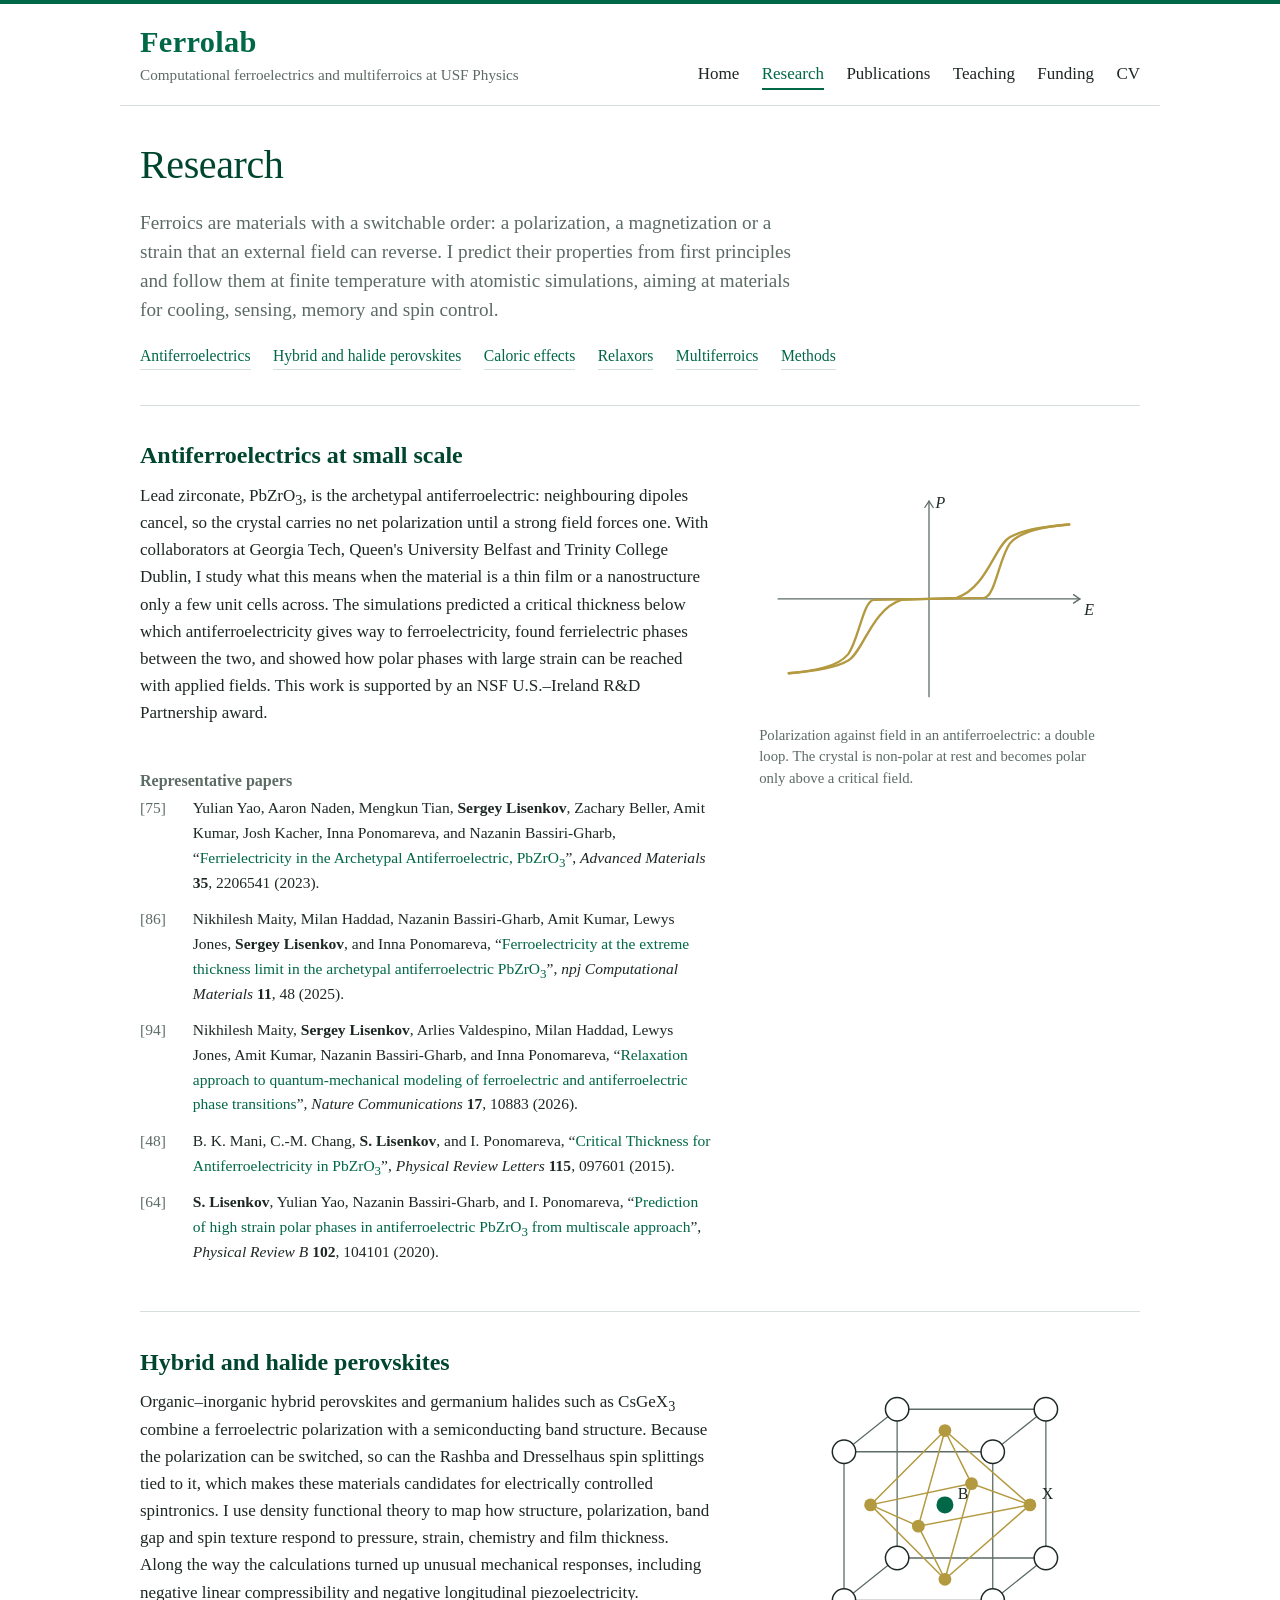
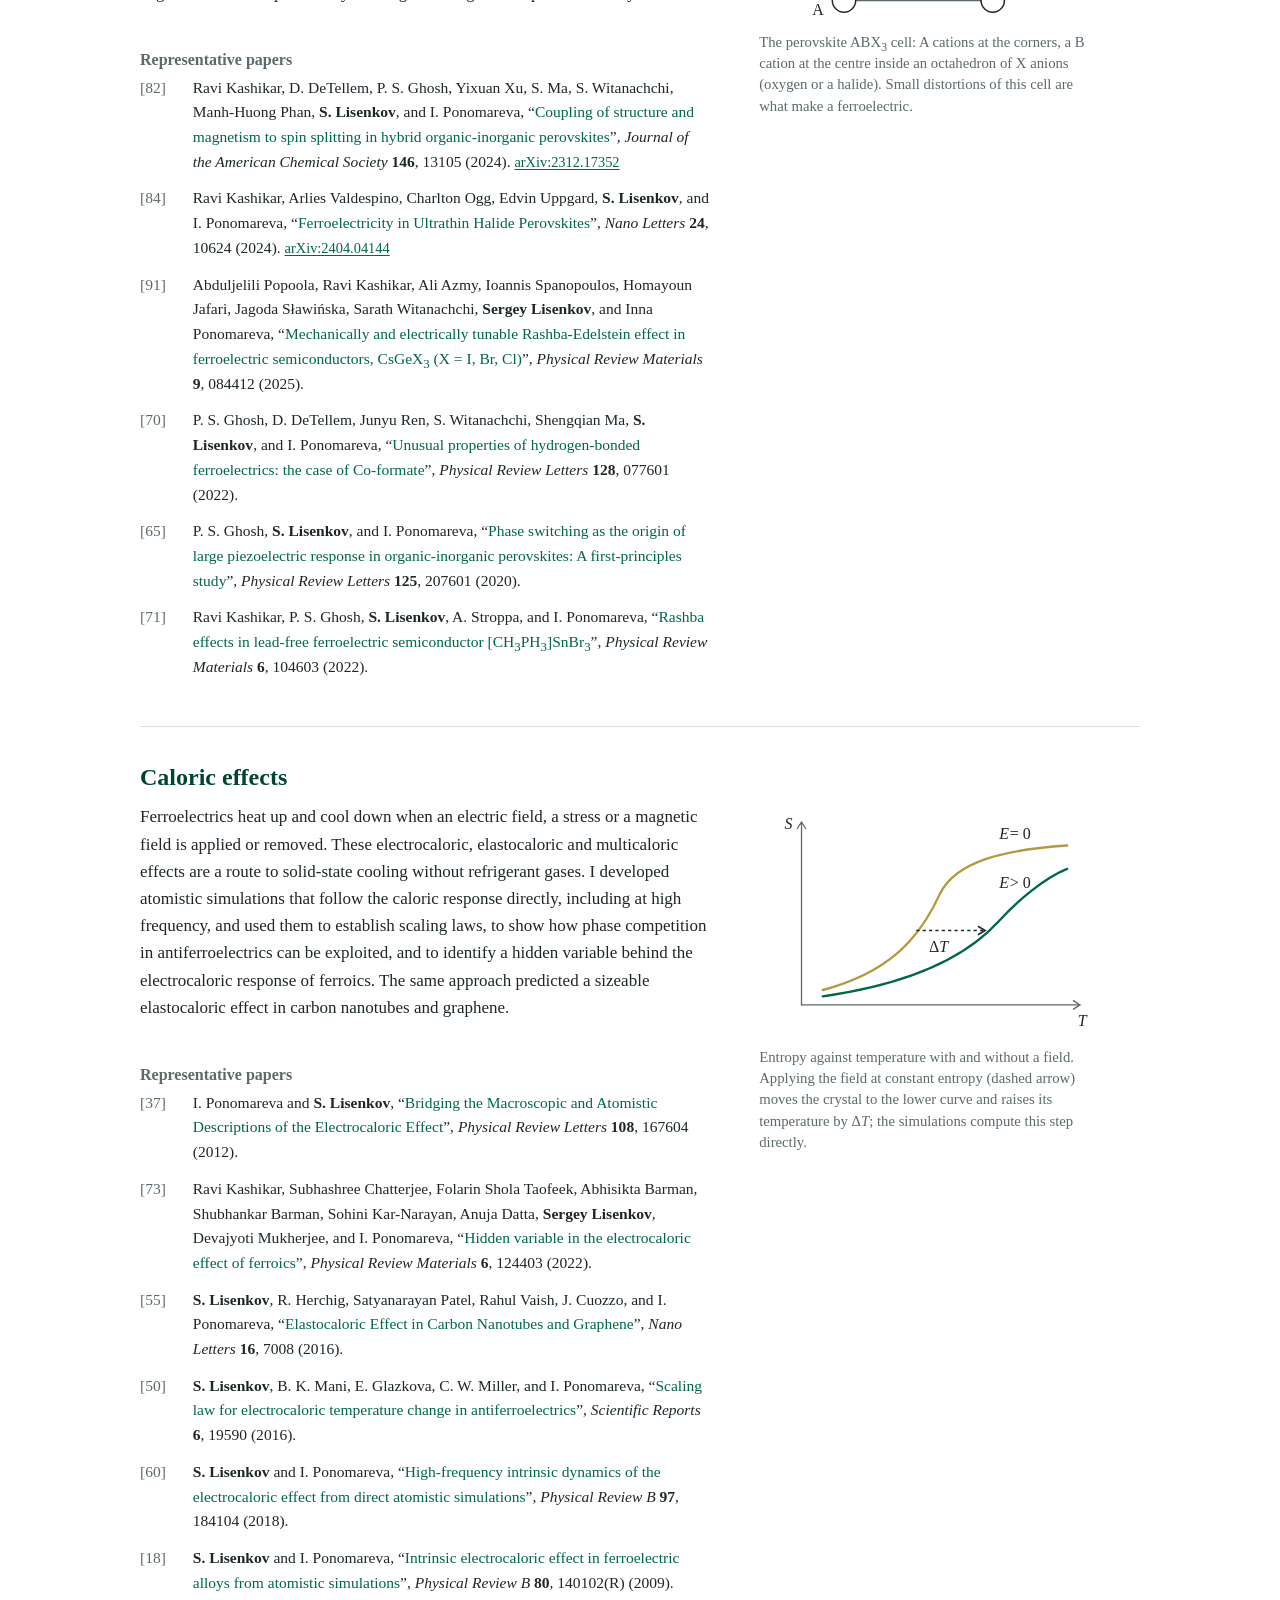
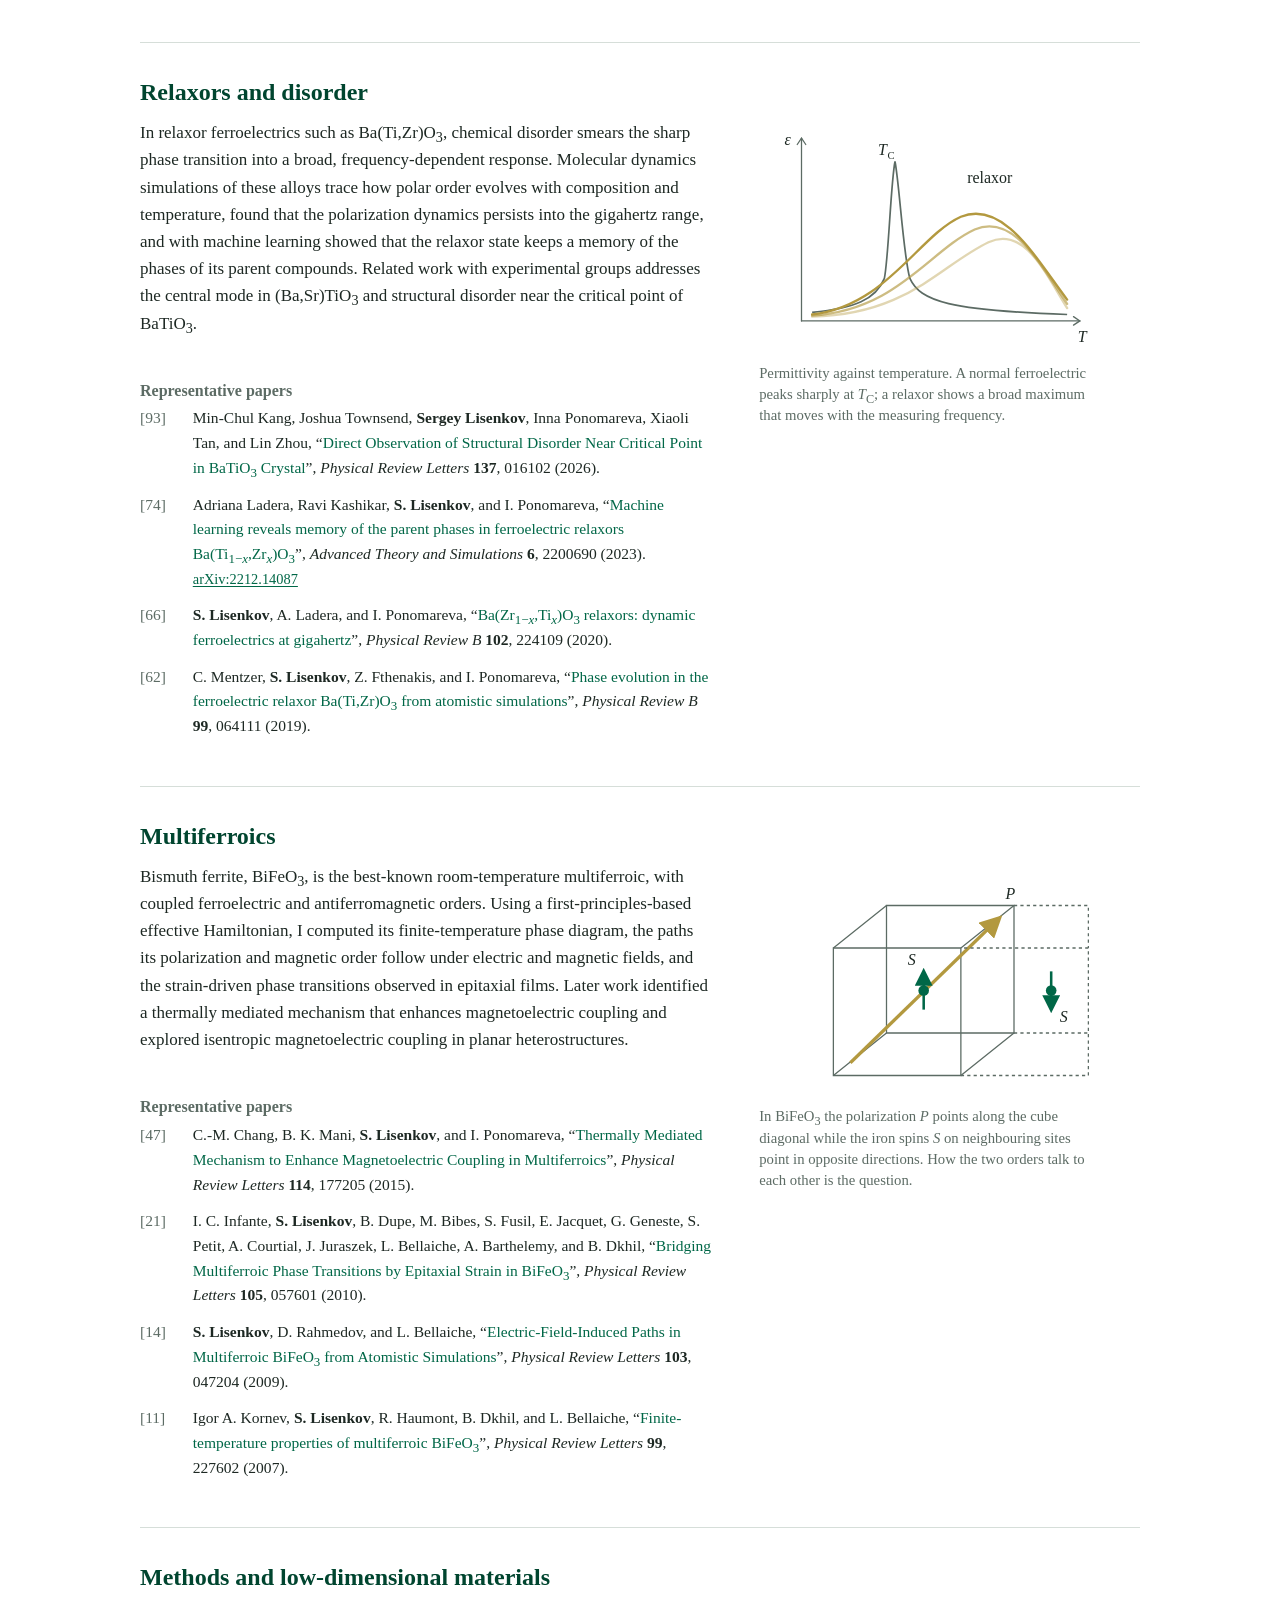
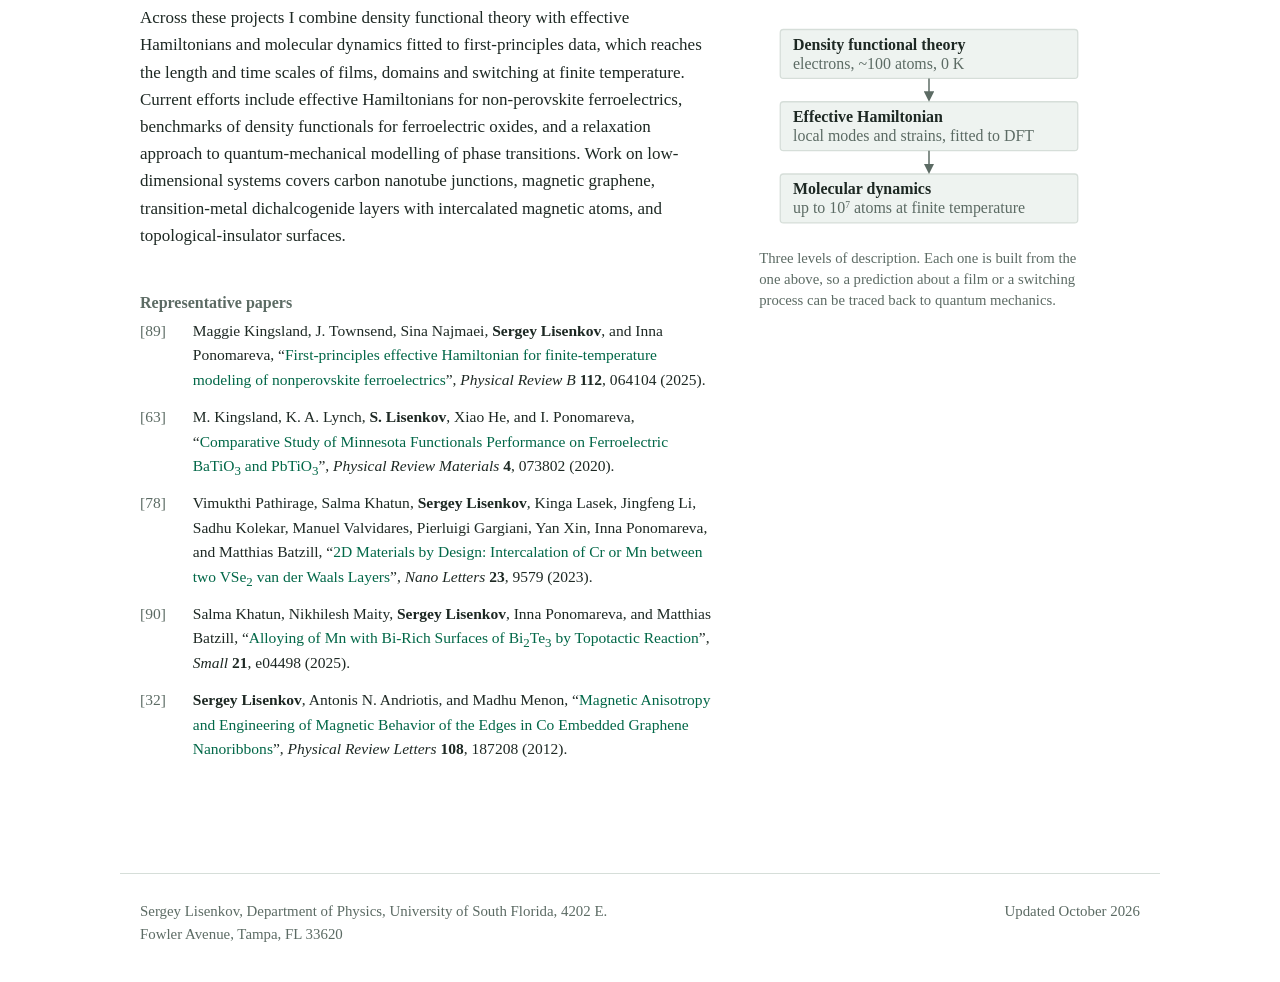
<file: research.html>
<!DOCTYPE html>
<html lang="en">
<head>
<meta charset="utf-8">
<meta name="viewport" content="width=device-width, initial-scale=1">
<title>Research — Ferrolab</title>
<meta name="description" content="Research topics of Sergey Lisenkov: antiferroelectrics, hybrid and halide perovskites, caloric effects, relaxors, multiferroics and simulation methods.">
<link rel="icon" href="assets/favicon.svg" type="image/svg+xml">
<link rel="stylesheet" href="style.css">
</head>
<body>

<header class="wrap site-head">
  <a class="brand" href="index.html">
    <span class="brand-name">Ferrolab</span>
    <span class="brand-sub">Computational ferroelectrics and multiferroics at USF Physics</span>
  </a>
  <nav class="site-nav" aria-label="Site">
    <ul>
      <li><a href="index.html">Home</a></li>
      <li><a href="research.html" aria-current="page">Research</a></li>
      <li><a href="publications.html">Publications</a></li>
      <li><a href="teaching.html">Teaching</a></li>
      <li><a href="funding.html">Funding</a></li>
      <li><a href="Lisenkov-CV.pdf">CV</a></li>
    </ul>
  </nav>
</header>

<main class="wrap">

  <section class="block">
    <h1>Research</h1>
    <p class="lede">Ferroics are materials with a switchable order: a polarization, a magnetization or a strain that an external field can reverse. I predict their properties from first principles and follow them at finite temperature with atomistic simulations, aiming at materials for cooling, sensing, memory and spin control.</p>
    <nav class="topics" aria-label="Topics on this page">
      <a href="#antiferroelectrics">Antiferroelectrics</a>
      <a href="#perovskites">Hybrid and halide perovskites</a>
      <a href="#caloric">Caloric effects</a>
      <a href="#relaxors">Relaxors</a>
      <a href="#multiferroics">Multiferroics</a>
      <a href="#methods">Methods</a>
    </nav>
  </section>

  <section class="theme" id="antiferroelectrics">
    <h2>Antiferroelectrics at small scale</h2>
    <div class="theme-body">
      <p>Lead zirconate, PbZrO<sub>3</sub>, is the archetypal antiferroelectric: neighbouring dipoles cancel, so the crystal carries no net polarization until a strong field forces one. With collaborators at Georgia Tech, Queen's University Belfast and Trinity College Dublin, I study what this means when the material is a thin film or a nanostructure only a few unit cells across. The simulations predicted a critical thickness below which antiferroelectricity gives way to ferroelectricity, found ferrielectric phases between the two, and showed how polar phases with large strain can be reached with applied fields. This work is supported by an NSF U.S.–Ireland R&amp;D Partnership award.</p>
      <figure class="theme-fig">
        <!-- Swap this drawing for a figure from a paper: <img src="assets/afe.png" alt="..."> -->
        <svg viewBox="0 0 320 220" role="img" aria-labelledby="fig-afe">
          <title id="fig-afe">Double hysteresis loop of polarization against electric field</title>
          <g fill="none" stroke="var(--muted)" stroke-width="1.2" stroke-linecap="round">
            <line x1="18" y1="110" x2="302" y2="110"/>
            <line x1="160" y1="18" x2="160" y2="202"/>
            <path d="M296 106 L302 110 L296 114"/>
            <path d="M156 24 L160 18 L164 24"/>
          </g>
          <g fill="none" stroke="var(--gold)" stroke-width="2.2" stroke-linejoin="round" stroke-linecap="round">
            <path d="M160 110 L212 109 C222 108 226 72 236 58 C246 46 268 42 292 40"/>
            <path d="M292 40 C266 42 246 46 236 52 C222 60 214 100 186 109 L160 110"/>
            <g transform="rotate(180 160 110)">
              <path d="M160 110 L212 109 C222 108 226 72 236 58 C246 46 268 42 292 40"/>
              <path d="M292 40 C266 42 246 46 236 52 C222 60 214 100 186 109 L160 110"/>
            </g>
          </g>
          <g class="fig-label" font-style="italic">
            <text x="306" y="125">E</text>
            <text x="166" y="24">P</text>
          </g>
        </svg>
        <figcaption>Polarization against field in an antiferroelectric: a double loop. The crystal is non-polar at rest and becomes polar only above a critical field.</figcaption>
      </figure>
      <div class="theme-papers">
        <h3>Representative papers</h3>
        <!-- papers: yao2023ferrielectricity maity2025ferroelectricity maity2026relaxation mani2015critical lisenkov2020prediction -->
        <ol class="pub-list pub-list--featured">
          <li class="pub" id="pub-75" value="75"><div class="pub-body"><span class="pub-authors">Yulian Yao, Aaron Naden, Mengkun Tian, <b>Sergey Lisenkov</b>, Zachary Beller, Amit Kumar, Josh Kacher, Inna Ponomareva, and Nazanin Bassiri-Gharb</span>, <span class="pub-title">&ldquo;<a href="https://doi.org/10.1002/adma.202206541">Ferrielectricity in the Archetypal Antiferroelectric, PbZrO<sub>3</sub></a>&rdquo;</span>, <em class="pub-journal">Advanced Materials</em> <b>35</b>, 2206541 (2023).</div></li>
          <li class="pub" id="pub-86" value="86"><div class="pub-body"><span class="pub-authors">Nikhilesh Maity, Milan Haddad, Nazanin Bassiri-Gharb, Amit Kumar, Lewys Jones, <b>Sergey Lisenkov</b>, and Inna Ponomareva</span>, <span class="pub-title">&ldquo;<a href="https://www.nature.com/articles/s41524-025-01520-w">Ferroelectricity at the extreme thickness limit in the archetypal antiferroelectric PbZrO<sub>3</sub></a>&rdquo;</span>, <em class="pub-journal">npj Computational Materials</em> <b>11</b>, 48 (2025).</div></li>
          <li class="pub" id="pub-94" value="94"><div class="pub-body"><span class="pub-authors">Nikhilesh Maity, <b>Sergey Lisenkov</b>, Arlies Valdespino, Milan Haddad, Lewys Jones, Amit Kumar, Nazanin Bassiri-Gharb, and Inna Ponomareva</span>, <span class="pub-title">&ldquo;<a href="https://doi.org/10.1038/s41467-026-77563-4">Relaxation approach to quantum-mechanical modeling of ferroelectric and antiferroelectric phase transitions</a>&rdquo;</span>, <em class="pub-journal">Nature Communications</em> <b>17</b>, 10883 (2026).</div></li>
          <li class="pub" id="pub-48" value="48"><div class="pub-body"><span class="pub-authors">B. K. Mani, C.-M. Chang, <b>S. Lisenkov</b>, and I. Ponomareva</span>, <span class="pub-title">&ldquo;<a href="https://doi.org/10.1103/PhysRevLett.115.097601">Critical Thickness for Antiferroelectricity in PbZrO<sub>3</sub></a>&rdquo;</span>, <em class="pub-journal">Physical Review Letters</em> <b>115</b>, 097601 (2015).</div></li>
          <li class="pub" id="pub-64" value="64"><div class="pub-body"><span class="pub-authors"><b>S. Lisenkov</b>, Yulian Yao, Nazanin Bassiri-Gharb, and I. Ponomareva</span>, <span class="pub-title">&ldquo;<a href="https://doi.org/10.1103/PhysRevB.102.104101">Prediction of high strain polar phases in antiferroelectric PbZrO<sub>3</sub> from multiscale approach</a>&rdquo;</span>, <em class="pub-journal">Physical Review B</em> <b>102</b>, 104101 (2020).</div></li>
        </ol>
        <!-- /papers -->
      </div>
    </div>
  </section>

  <section class="theme" id="perovskites">
    <h2>Hybrid and halide perovskites</h2>
    <div class="theme-body">
      <p>Organic–inorganic hybrid perovskites and germanium halides such as CsGeX<sub>3</sub> combine a ferroelectric polarization with a semiconducting band structure. Because the polarization can be switched, so can the Rashba and Dresselhaus spin splittings tied to it, which makes these materials candidates for electrically controlled spintronics. I use density functional theory to map how structure, polarization, band gap and spin texture respond to pressure, strain, chemistry and film thickness. Along the way the calculations turned up unusual mechanical responses, including negative linear compressibility and negative longitudinal piezoelectricity.</p>
      <figure class="theme-fig">
        <svg viewBox="0 0 320 220" role="img" aria-labelledby="fig-pv">
          <title id="fig-pv">The ABX3 perovskite unit cell</title>
          <!-- cube in oblique projection: front face 70..230 x 60..220, shifted back face -->
          <g fill="none" stroke="var(--muted)" stroke-width="1.2">
            <path d="M80 200 L220 200 L220 60 L80 60 Z"/>
            <path d="M130 160 L270 160 L270 20 L130 20 Z"/>
            <path d="M80 200 L130 160 M220 200 L270 160 M220 60 L270 20 M80 60 L130 20"/>
          </g>
          <!-- octahedron: X anions on the six face centres, joined to their neighbours -->
          <g fill="none" stroke="var(--gold)" stroke-width="1.4">
            <path d="M175 40 L105 110 L175 180 L255 110 Z"/>
            <path d="M175 40 L150 130 L175 180 M175 40 L200 90 L175 180"/>
            <path d="M105 110 L150 130 L255 110 M105 110 L200 90 L255 110"/>
          </g>
          <g fill="var(--gold)">
            <circle cx="150" cy="130" r="6"/><circle cx="200" cy="90" r="6"/>
            <circle cx="105" cy="110" r="6"/><circle cx="255" cy="110" r="6"/>
            <circle cx="175" cy="40" r="6"/><circle cx="175" cy="180" r="6"/>
          </g>
          <!-- B cation at the centre -->
          <circle cx="175" cy="110" r="8" fill="var(--green)"/>
          <!-- A cations on the corners -->
          <g fill="var(--paper)" stroke="var(--ink)" stroke-width="1.4">
            <circle cx="80" cy="200" r="11"/><circle cx="220" cy="200" r="11"/><circle cx="220" cy="60" r="11"/><circle cx="80" cy="60" r="11"/>
            <circle cx="130" cy="160" r="11"/><circle cx="270" cy="160" r="11"/><circle cx="270" cy="20" r="11"/><circle cx="130" cy="20" r="11"/>
          </g>
          <g class="fig-label">
            <text x="50" y="214">A</text>
            <text x="187" y="104">B</text>
            <text x="266" y="104">X</text>
          </g>
        </svg>
        <figcaption>The perovskite ABX<sub>3</sub> cell: A cations at the corners, a B cation at the centre inside an octahedron of X anions (oxygen or a halide). Small distortions of this cell are what make a ferroelectric.</figcaption>
      </figure>
      <div class="theme-papers">
        <h3>Representative papers</h3>
        <!-- papers: kashikar2024coupling kashikar2024ferroelectricity popoola2025mechanically ghosh2022unusual ghosh2020phase kashikar2022rashba -->
        <ol class="pub-list pub-list--featured">
          <li class="pub" id="pub-82" value="82"><div class="pub-body"><span class="pub-authors">Ravi Kashikar, D. DeTellem, P. S. Ghosh, Yixuan Xu, S. Ma, S. Witanachchi, Manh-Huong Phan, <b>S. Lisenkov</b>, and I. Ponomareva</span>, <span class="pub-title">&ldquo;<a href="https://doi.org/10.1021/jacs.3c14744">Coupling of structure and magnetism to spin splitting in hybrid organic-inorganic perovskites</a>&rdquo;</span>, <em class="pub-journal">Journal of the American Chemical Society</em> <b>146</b>, 13105 (2024). <a class="pub-arxiv" href="https://arxiv.org/abs/2312.17352">arXiv:2312.17352</a></div></li>
          <li class="pub" id="pub-84" value="84"><div class="pub-body"><span class="pub-authors">Ravi Kashikar, Arlies Valdespino, Charlton Ogg, Edvin Uppgard, <b>S. Lisenkov</b>, and I. Ponomareva</span>, <span class="pub-title">&ldquo;<a href="https://doi.org/10.1021/acs.nanolett.4c02940">Ferroelectricity in Ultrathin Halide Perovskites</a>&rdquo;</span>, <em class="pub-journal">Nano Letters</em> <b>24</b>, 10624 (2024). <a class="pub-arxiv" href="https://arxiv.org/abs/2404.04144">arXiv:2404.04144</a></div></li>
          <li class="pub" id="pub-91" value="91"><div class="pub-body"><span class="pub-authors">Abduljelili Popoola, Ravi Kashikar, Ali Azmy, Ioannis Spanopoulos, Homayoun Jafari, Jagoda Sławińska, Sarath Witanachchi, <b>Sergey Lisenkov</b>, and Inna Ponomareva</span>, <span class="pub-title">&ldquo;<a href="https://doi.org/10.1103/gkt2-x7mm">Mechanically and electrically tunable Rashba-Edelstein effect in ferroelectric semiconductors, CsGeX<sub>3</sub> (X = I, Br, Cl)</a>&rdquo;</span>, <em class="pub-journal">Physical Review Materials</em> <b>9</b>, 084412 (2025).</div></li>
          <li class="pub" id="pub-70" value="70"><div class="pub-body"><span class="pub-authors">P. S. Ghosh, D. DeTellem, Junyu Ren, S. Witanachchi, Shengqian Ma, <b>S. Lisenkov</b>, and I. Ponomareva</span>, <span class="pub-title">&ldquo;<a href="https://doi.org/10.1103/PhysRevLett.128.077601">Unusual properties of hydrogen-bonded ferroelectrics: the case of Co-formate</a>&rdquo;</span>, <em class="pub-journal">Physical Review Letters</em> <b>128</b>, 077601 (2022).</div></li>
          <li class="pub" id="pub-65" value="65"><div class="pub-body"><span class="pub-authors">P. S. Ghosh, <b>S. Lisenkov</b>, and I. Ponomareva</span>, <span class="pub-title">&ldquo;<a href="https://doi.org/10.1103/PhysRevLett.125.207601">Phase switching as the origin of large piezoelectric response in organic-inorganic perovskites: A first-principles study</a>&rdquo;</span>, <em class="pub-journal">Physical Review Letters</em> <b>125</b>, 207601 (2020).</div></li>
          <li class="pub" id="pub-71" value="71"><div class="pub-body"><span class="pub-authors">Ravi Kashikar, P. S. Ghosh, <b>S. Lisenkov</b>, A. Stroppa, and I. Ponomareva</span>, <span class="pub-title">&ldquo;<a href="https://doi.org/10.1103/PhysRevMaterials.6.104603">Rashba effects in lead-free ferroelectric semiconductor [CH<sub>3</sub>PH<sub>3</sub>]SnBr<sub>3</sub></a>&rdquo;</span>, <em class="pub-journal">Physical Review Materials</em> <b>6</b>, 104603 (2022).</div></li>
        </ol>
        <!-- /papers -->
      </div>
    </div>
  </section>

  <section class="theme" id="caloric">
    <h2>Caloric effects</h2>
    <div class="theme-body">
      <p>Ferroelectrics heat up and cool down when an electric field, a stress or a magnetic field is applied or removed. These electrocaloric, elastocaloric and multicaloric effects are a route to solid-state cooling without refrigerant gases. I developed atomistic simulations that follow the caloric response directly, including at high frequency, and used them to establish scaling laws, to show how phase competition in antiferroelectrics can be exploited, and to identify a hidden variable behind the electrocaloric response of ferroics. The same approach predicted a sizeable elastocaloric effect in carbon nanotubes and graphene.</p>
      <figure class="theme-fig">
        <svg viewBox="0 0 320 220" role="img" aria-labelledby="fig-ec">
          <title id="fig-ec">Entropy against temperature with and without an electric field, showing the adiabatic temperature change</title>
          <g fill="none" stroke="var(--muted)" stroke-width="1.2" stroke-linecap="round">
            <line x1="40" y1="190" x2="302" y2="190"/>
            <line x1="40" y1="190" x2="40" y2="18"/>
            <path d="M296 186 L302 190 L296 194"/>
            <path d="M36 24 L40 18 L44 24"/>
          </g>
          <g fill="none" stroke-width="2.2" stroke-linecap="round">
            <path d="M60 176 C120 160 150 130 170 86 C185 55 230 44 290 40" stroke="var(--gold)"/>
            <path d="M60 182 C130 172 190 150 225 112 C245 90 270 70 290 62" stroke="var(--green)"/>
          </g>
          <!-- adiabatic step: horizontal arrow from the E=0 curve to the E>0 curve -->
          <g stroke="var(--ink)" stroke-width="1.4" fill="none">
            <line x1="148" y1="120" x2="213" y2="120" stroke-dasharray="3 3"/>
            <path d="M206 116 L213 120 L206 124"/>
          </g>
          <g class="fig-label">
            <text x="226" y="34" font-style="italic">E</text><text x="236" y="34"> = 0</text>
            <text x="226" y="80" font-style="italic">E</text><text x="236" y="80"> &gt; 0</text>
            <text x="160" y="140">Δ<tspan font-style="italic">T</tspan></text>
            <text x="300" y="210" font-style="italic">T</text>
            <text x="24" y="24" font-style="italic">S</text>
          </g>
        </svg>
        <figcaption>Entropy against temperature with and without a field. Applying the field at constant entropy (dashed arrow) moves the crystal to the lower curve and raises its temperature by Δ<i>T</i>; the simulations compute this step directly.</figcaption>
      </figure>
      <div class="theme-papers">
        <h3>Representative papers</h3>
        <!-- papers: ponomareva2012bridging kashikar2022hidden lisenkov2016elastocaloric lisenkov2016scaling lisenkov2018high lisenkov2009intrinsic -->
        <ol class="pub-list pub-list--featured">
          <li class="pub" id="pub-37" value="37"><div class="pub-body"><span class="pub-authors">I. Ponomareva and <b>S. Lisenkov</b></span>, <span class="pub-title">&ldquo;<a href="https://doi.org/10.1103/PhysRevLett.108.167604">Bridging the Macroscopic and Atomistic Descriptions of the Electrocaloric Effect</a>&rdquo;</span>, <em class="pub-journal">Physical Review Letters</em> <b>108</b>, 167604 (2012).</div></li>
          <li class="pub" id="pub-73" value="73"><div class="pub-body"><span class="pub-authors">Ravi Kashikar, Subhashree Chatterjee, Folarin Shola Taofeek, Abhisikta Barman, Shubhankar Barman, Sohini Kar-Narayan, Anuja Datta, <b>Sergey Lisenkov</b>, Devajyoti Mukherjee, and I. Ponomareva</span>, <span class="pub-title">&ldquo;<a href="https://doi.org/10.1103/PhysRevMaterials.6.124403">Hidden variable in the electrocaloric effect of ferroics</a>&rdquo;</span>, <em class="pub-journal">Physical Review Materials</em> <b>6</b>, 124403 (2022).</div></li>
          <li class="pub" id="pub-55" value="55"><div class="pub-body"><span class="pub-authors"><b>S. Lisenkov</b>, R. Herchig, Satyanarayan Patel, Rahul Vaish, J. Cuozzo, and I. Ponomareva</span>, <span class="pub-title">&ldquo;<a href="https://doi.org/10.1021/acs.nanolett.6b03155">Elastocaloric Effect in Carbon Nanotubes and Graphene</a>&rdquo;</span>, <em class="pub-journal">Nano Letters</em> <b>16</b>, 7008 (2016).</div></li>
          <li class="pub" id="pub-50" value="50"><div class="pub-body"><span class="pub-authors"><b>S. Lisenkov</b>, B. K. Mani, E. Glazkova, C. W. Miller, and I. Ponomareva</span>, <span class="pub-title">&ldquo;<a href="https://doi.org/10.1038/srep19590">Scaling law for electrocaloric temperature change in antiferroelectrics</a>&rdquo;</span>, <em class="pub-journal">Scientific Reports</em> <b>6</b>, 19590 (2016).</div></li>
          <li class="pub" id="pub-60" value="60"><div class="pub-body"><span class="pub-authors"><b>S. Lisenkov</b> and I. Ponomareva</span>, <span class="pub-title">&ldquo;<a href="https://doi.org/10.1103/PhysRevB.97.184104">High-frequency intrinsic dynamics of the electrocaloric effect from direct atomistic simulations</a>&rdquo;</span>, <em class="pub-journal">Physical Review B</em> <b>97</b>, 184104 (2018).</div></li>
          <li class="pub" id="pub-18" value="18"><div class="pub-body"><span class="pub-authors"><b>S. Lisenkov</b> and I. Ponomareva</span>, <span class="pub-title">&ldquo;<a href="https://doi.org/10.1103/PhysRevB.80.140102">Intrinsic electrocaloric effect in ferroelectric alloys from atomistic simulations</a>&rdquo;</span>, <em class="pub-journal">Physical Review B</em> <b>80</b>, 140102(R) (2009).</div></li>
        </ol>
        <!-- /papers -->
      </div>
    </div>
  </section>

  <section class="theme" id="relaxors">
    <h2>Relaxors and disorder</h2>
    <div class="theme-body">
      <p>In relaxor ferroelectrics such as Ba(Ti,Zr)O<sub>3</sub>, chemical disorder smears the sharp phase transition into a broad, frequency-dependent response. Molecular dynamics simulations of these alloys trace how polar order evolves with composition and temperature, found that the polarization dynamics persists into the gigahertz range, and with machine learning showed that the relaxor state keeps a memory of the phases of its parent compounds. Related work with experimental groups addresses the central mode in (Ba,Sr)TiO<sub>3</sub> and structural disorder near the critical point of BaTiO<sub>3</sub>.</p>
      <figure class="theme-fig">
        <svg viewBox="0 0 320 220" role="img" aria-labelledby="fig-rx">
          <title id="fig-rx">Dielectric permittivity against temperature for a normal ferroelectric and a relaxor</title>
          <g fill="none" stroke="var(--muted)" stroke-width="1.2" stroke-linecap="round">
            <line x1="40" y1="190" x2="302" y2="190"/>
            <line x1="40" y1="190" x2="40" y2="18"/>
            <path d="M296 186 L302 190 L296 194"/>
            <path d="M36 24 L40 18 L44 24"/>
          </g>
          <!-- normal ferroelectric: sharp peak -->
          <path d="M50 182 C90 178 110 170 118 150 C122 130 124 60 128 40 C132 60 136 130 142 150 C152 172 180 180 290 184" fill="none" stroke="var(--muted)" stroke-width="1.6"/>
          <!-- relaxor: broad peaks that shift with frequency -->
          <g fill="none" stroke="var(--gold)" stroke-width="2.2" stroke-linecap="round">
            <path d="M50 184 C120 176 150 110 190 92 C230 76 260 130 290 170"/>
            <path d="M50 185 C130 180 160 124 203 104 C240 88 265 138 290 174" opacity="0.65"/>
            <path d="M50 186 C140 184 170 138 216 116 C250 100 270 146 290 178" opacity="0.4"/>
          </g>
          <g class="fig-label">
            <text x="24" y="24" font-style="italic">ε</text>
            <text x="300" y="210" font-style="italic">T</text>
            <text x="112" y="34" font-style="italic">T</text><text x="121" y="38" font-size="10">C</text>
            <text x="196" y="60">relaxor</text>
          </g>
        </svg>
        <figcaption>Permittivity against temperature. A normal ferroelectric peaks sharply at <i>T</i><sub>C</sub>; a relaxor shows a broad maximum that moves with the measuring frequency.</figcaption>
      </figure>
      <div class="theme-papers">
        <h3>Representative papers</h3>
        <!-- papers: kang2026direct ladera2023machine lisenkov2020ba mentzer2019phase -->
        <ol class="pub-list pub-list--featured">
          <li class="pub" id="pub-93" value="93"><div class="pub-body"><span class="pub-authors">Min-Chul Kang, Joshua Townsend, <b>Sergey Lisenkov</b>, Inna Ponomareva, Xiaoli Tan, and Lin Zhou</span>, <span class="pub-title">&ldquo;<a href="https://doi.org/10.1103/qhn9-42d5">Direct Observation of Structural Disorder Near Critical Point in BaTiO<sub>3</sub> Crystal</a>&rdquo;</span>, <em class="pub-journal">Physical Review Letters</em> <b>137</b>, 016102 (2026).</div></li>
          <li class="pub" id="pub-74" value="74"><div class="pub-body"><span class="pub-authors">Adriana Ladera, Ravi Kashikar, <b>S. Lisenkov</b>, and I. Ponomareva</span>, <span class="pub-title">&ldquo;<a href="https://doi.org/10.1002/adts.202200690">Machine learning reveals memory of the parent phases in ferroelectric relaxors Ba(Ti<sub>1&minus;<i>x</i></sub>,Zr<sub><i>x</i></sub>)O<sub>3</sub></a>&rdquo;</span>, <em class="pub-journal">Advanced Theory and Simulations</em> <b>6</b>, 2200690 (2023). <a class="pub-arxiv" href="https://arxiv.org/abs/2212.14087">arXiv:2212.14087</a></div></li>
          <li class="pub" id="pub-66" value="66"><div class="pub-body"><span class="pub-authors"><b>S. Lisenkov</b>, A. Ladera, and I. Ponomareva</span>, <span class="pub-title">&ldquo;<a href="https://doi.org/10.1103/PhysRevB.102.224109">Ba(Zr<sub>1&minus;<i>x</i></sub>,Ti<sub><i>x</i></sub>)O<sub>3</sub> relaxors: dynamic ferroelectrics at gigahertz</a>&rdquo;</span>, <em class="pub-journal">Physical Review B</em> <b>102</b>, 224109 (2020).</div></li>
          <li class="pub" id="pub-62" value="62"><div class="pub-body"><span class="pub-authors">C. Mentzer, <b>S. Lisenkov</b>, Z. Fthenakis, and I. Ponomareva</span>, <span class="pub-title">&ldquo;<a href="https://doi.org/10.1103/PhysRevB.99.064111">Phase evolution in the ferroelectric relaxor Ba(Ti,Zr)O<sub>3</sub> from atomistic simulations</a>&rdquo;</span>, <em class="pub-journal">Physical Review B</em> <b>99</b>, 064111 (2019).</div></li>
        </ol>
        <!-- /papers -->
      </div>
    </div>
  </section>

  <section class="theme" id="multiferroics">
    <h2>Multiferroics</h2>
    <div class="theme-body">
      <p>Bismuth ferrite, BiFeO<sub>3</sub>, is the best-known room-temperature multiferroic, with coupled ferroelectric and antiferromagnetic orders. Using a first-principles-based effective Hamiltonian, I computed its finite-temperature phase diagram, the paths its polarization and magnetic order follow under electric and magnetic fields, and the strain-driven phase transitions observed in epitaxial films. Later work identified a thermally mediated mechanism that enhances magnetoelectric coupling and explored isentropic magnetoelectric coupling in planar heterostructures.</p>
      <figure class="theme-fig">
        <svg viewBox="0 0 320 220" role="img" aria-labelledby="fig-mf">
          <title id="fig-mf">A perovskite cell with polarization along the body diagonal and antiparallel spins on neighbouring iron sites</title>
          <defs>
            <marker id="mf-arrow" viewBox="0 0 10 10" refX="8" refY="5" markerWidth="7" markerHeight="7" orient="auto-start-reverse">
              <path d="M0 0 L10 5 L0 10 Z" fill="context-stroke"/>
            </marker>
          </defs>
          <g fill="none" stroke="var(--muted)" stroke-width="1.2">
            <path d="M70 200 L190 200 L190 80 L70 80 Z"/>
            <path d="M120 160 L240 160 L240 40 L120 40 Z"/>
            <path d="M70 200 L120 160 M190 200 L240 160 M190 80 L240 40 M70 80 L120 40"/>
          </g>
          <!-- polarization along the body diagonal -->
          <line x1="86" y1="188" x2="226" y2="52" stroke="var(--gold)" stroke-width="3" marker-end="url(#mf-arrow)"/>
          <!-- Fe sites with antiparallel spins (two neighbouring cells) -->
          <g stroke="var(--green)" stroke-width="2.4" marker-end="url(#mf-arrow)" fill="none">
            <line x1="155" y1="138" x2="155" y2="102"/>
            <line x1="275" y1="102" x2="275" y2="138"/>
          </g>
          <circle cx="155" cy="120" r="5" fill="var(--green)"/>
          <circle cx="275" cy="120" r="5" fill="var(--green)"/>
          <g fill="none" stroke="var(--muted)" stroke-width="1.2" stroke-dasharray="3 3">
            <path d="M190 200 L310 200 L310 80 L190 80 M240 160 L310 160 M240 40 L310 40 L310 80 M310 200 L310 160"/>
          </g>
          <g class="fig-label">
            <text x="232" y="34" font-style="italic">P</text>
            <text x="140" y="96" font-style="italic">S</text>
            <text x="283" y="150" font-style="italic">S</text>
          </g>
        </svg>
        <figcaption>In BiFeO<sub>3</sub> the polarization <i>P</i> points along the cube diagonal while the iron spins <i>S</i> on neighbouring sites point in opposite directions. How the two orders talk to each other is the question.</figcaption>
      </figure>
      <div class="theme-papers">
        <h3>Representative papers</h3>
        <!-- papers: chang2015thermally infante2010bridging lisenkov2009electric kornev2007finite -->
        <ol class="pub-list pub-list--featured">
          <li class="pub" id="pub-47" value="47"><div class="pub-body"><span class="pub-authors">C.-M. Chang, B. K. Mani, <b>S. Lisenkov</b>, and I. Ponomareva</span>, <span class="pub-title">&ldquo;<a href="https://doi.org/10.1103/PhysRevLett.114.177205">Thermally Mediated Mechanism to Enhance Magnetoelectric Coupling in Multiferroics</a>&rdquo;</span>, <em class="pub-journal">Physical Review Letters</em> <b>114</b>, 177205 (2015).</div></li>
          <li class="pub" id="pub-21" value="21"><div class="pub-body"><span class="pub-authors">I. C. Infante, <b>S. Lisenkov</b>, B. Dupe, M. Bibes, S. Fusil, E. Jacquet, G. Geneste, S. Petit, A. Courtial, J. Juraszek, L. Bellaiche, A. Barthelemy, and B. Dkhil</span>, <span class="pub-title">&ldquo;<a href="https://doi.org/10.1103/PhysRevLett.105.057601">Bridging Multiferroic Phase Transitions by Epitaxial Strain in BiFeO<sub>3</sub></a>&rdquo;</span>, <em class="pub-journal">Physical Review Letters</em> <b>105</b>, 057601 (2010).</div></li>
          <li class="pub" id="pub-14" value="14"><div class="pub-body"><span class="pub-authors"><b>S. Lisenkov</b>, D. Rahmedov, and L. Bellaiche</span>, <span class="pub-title">&ldquo;<a href="https://doi.org/10.1103/PhysRevLett.103.047204">Electric-Field-Induced Paths in Multiferroic BiFeO<sub>3</sub> from Atomistic Simulations</a>&rdquo;</span>, <em class="pub-journal">Physical Review Letters</em> <b>103</b>, 047204 (2009).</div></li>
          <li class="pub" id="pub-11" value="11"><div class="pub-body"><span class="pub-authors">Igor A. Kornev, <b>S. Lisenkov</b>, R. Haumont, B. Dkhil, and L. Bellaiche</span>, <span class="pub-title">&ldquo;<a href="https://doi.org/10.1103/PhysRevLett.99.227602">Finite-temperature properties of multiferroic BiFeO<sub>3</sub></a>&rdquo;</span>, <em class="pub-journal">Physical Review Letters</em> <b>99</b>, 227602 (2007).</div></li>
        </ol>
        <!-- /papers -->
      </div>
    </div>
  </section>

  <section class="theme" id="methods">
    <h2>Methods and low-dimensional materials</h2>
    <div class="theme-body">
      <p>Across these projects I combine density functional theory with effective Hamiltonians and molecular dynamics fitted to first-principles data, which reaches the length and time scales of films, domains and switching at finite temperature. Current efforts include effective Hamiltonians for non-perovskite ferroelectrics, benchmarks of density functionals for ferroelectric oxides, and a relaxation approach to quantum-mechanical modelling of phase transitions. Work on low-dimensional systems covers carbon nanotube junctions, magnetic graphene, transition-metal dichalcogenide layers with intercalated magnetic atoms, and topological-insulator surfaces.</p>
      <figure class="theme-fig">
        <svg viewBox="0 0 320 220" role="img" aria-labelledby="fig-mm">
          <title id="fig-mm">Three simulation levels from density functional theory to molecular dynamics</title>
          <defs>
            <marker id="mm-arrow" viewBox="0 0 10 10" refX="8" refY="5" markerWidth="7" markerHeight="7" orient="auto">
              <path d="M0 0 L10 5 L0 10 Z" fill="var(--muted)"/>
            </marker>
          </defs>
          <g fill="var(--panel)" stroke="var(--rule)" stroke-width="1.2">
            <rect x="20" y="24" width="280" height="46" rx="3"/>
            <rect x="20" y="92" width="280" height="46" rx="3"/>
            <rect x="20" y="160" width="280" height="46" rx="3"/>
          </g>
          <g stroke="var(--muted)" stroke-width="1.4" marker-end="url(#mm-arrow)">
            <line x1="160" y1="70" x2="160" y2="90"/>
            <line x1="160" y1="138" x2="160" y2="158"/>
          </g>
          <g class="fig-label" font-size="13">
            <text x="32" y="43" font-weight="600">Density functional theory</text>
            <text x="32" y="61" fill="var(--muted)">electrons, ~100 atoms, 0 K</text>
            <text x="32" y="111" font-weight="600">Effective Hamiltonian</text>
            <text x="32" y="129" fill="var(--muted)">local modes and strains, fitted to DFT</text>
            <text x="32" y="179" font-weight="600">Molecular dynamics</text>
            <text x="32" y="197" fill="var(--muted)">up to 10<tspan dy="-5" font-size="9">7</tspan><tspan dy="5"> atoms at finite temperature</tspan></text>
          </g>
        </svg>
        <figcaption>Three levels of description. Each one is built from the one above, so a prediction about a film or a switching process can be traced back to quantum mechanics.</figcaption>
      </figure>
      <div class="theme-papers">
        <h3>Representative papers</h3>
        <!-- papers: kingsland2025first kingsland2020comparative pathirage2023d khatun2025alloying lisenkov2012magnetic -->
        <ol class="pub-list pub-list--featured">
          <li class="pub" id="pub-89" value="89"><div class="pub-body"><span class="pub-authors">Maggie Kingsland, J. Townsend, Sina Najmaei, <b>Sergey Lisenkov</b>, and Inna Ponomareva</span>, <span class="pub-title">&ldquo;<a href="https://doi.org/10.1103/sdj6-vsfj">First-principles effective Hamiltonian for finite-temperature modeling of nonperovskite ferroelectrics</a>&rdquo;</span>, <em class="pub-journal">Physical Review B</em> <b>112</b>, 064104 (2025).</div></li>
          <li class="pub" id="pub-63" value="63"><div class="pub-body"><span class="pub-authors">M. Kingsland, K. A. Lynch, <b>S. Lisenkov</b>, Xiao He, and I. Ponomareva</span>, <span class="pub-title">&ldquo;<a href="https://doi.org/10.1103/PhysRevMaterials.4.073802">Comparative Study of Minnesota Functionals Performance on Ferroelectric BaTiO<sub>3</sub> and PbTiO<sub>3</sub></a>&rdquo;</span>, <em class="pub-journal">Physical Review Materials</em> <b>4</b>, 073802 (2020).</div></li>
          <li class="pub" id="pub-78" value="78"><div class="pub-body"><span class="pub-authors">Vimukthi Pathirage, Salma Khatun, <b>Sergey Lisenkov</b>, Kinga Lasek, Jingfeng Li, Sadhu Kolekar, Manuel Valvidares, Pierluigi Gargiani, Yan Xin, Inna Ponomareva, and Matthias Batzill</span>, <span class="pub-title">&ldquo;<a href="https://doi.org/10.1021/acs.nanolett.3c03169">2D Materials by Design: Intercalation of Cr or Mn between two VSe<sub>2</sub> van der Waals Layers</a>&rdquo;</span>, <em class="pub-journal">Nano Letters</em> <b>23</b>, 9579 (2023).</div></li>
          <li class="pub" id="pub-90" value="90"><div class="pub-body"><span class="pub-authors">Salma Khatun, Nikhilesh Maity, <b>Sergey Lisenkov</b>, Inna Ponomareva, and Matthias Batzill</span>, <span class="pub-title">&ldquo;<a href="https://doi.org/10.1002/smll.202504498">Alloying of Mn with Bi-Rich Surfaces of Bi<sub>2</sub>Te<sub>3</sub> by Topotactic Reaction</a>&rdquo;</span>, <em class="pub-journal">Small</em> <b>21</b>, e04498 (2025).</div></li>
          <li class="pub" id="pub-32" value="32"><div class="pub-body"><span class="pub-authors"><b>Sergey Lisenkov</b>, Antonis N. Andriotis, and Madhu Menon</span>, <span class="pub-title">&ldquo;<a href="https://doi.org/10.1103/PhysRevLett.108.187208">Magnetic Anisotropy and Engineering of Magnetic Behavior of the Edges in Co Embedded Graphene Nanoribbons</a>&rdquo;</span>, <em class="pub-journal">Physical Review Letters</em> <b>108</b>, 187208 (2012).</div></li>
        </ol>
        <!-- /papers -->
      </div>
    </div>
  </section>

</main>

<footer class="wrap site-foot">
  <p>Sergey Lisenkov, Department of Physics, University of South Florida, 4202 E. Fowler Avenue, Tampa, FL 33620</p>
  <p>Updated October 2026</p>
</footer>

  <!-- Visitor statistics (privacy-friendly, no cookies): dashboard at https://ferrolab.goatcounter.com -->
  <script data-goatcounter="https://ferrolab.goatcounter.com/count" async src="https://gc.zgo.at/count.js"></script>
</body>
</html>
</file>
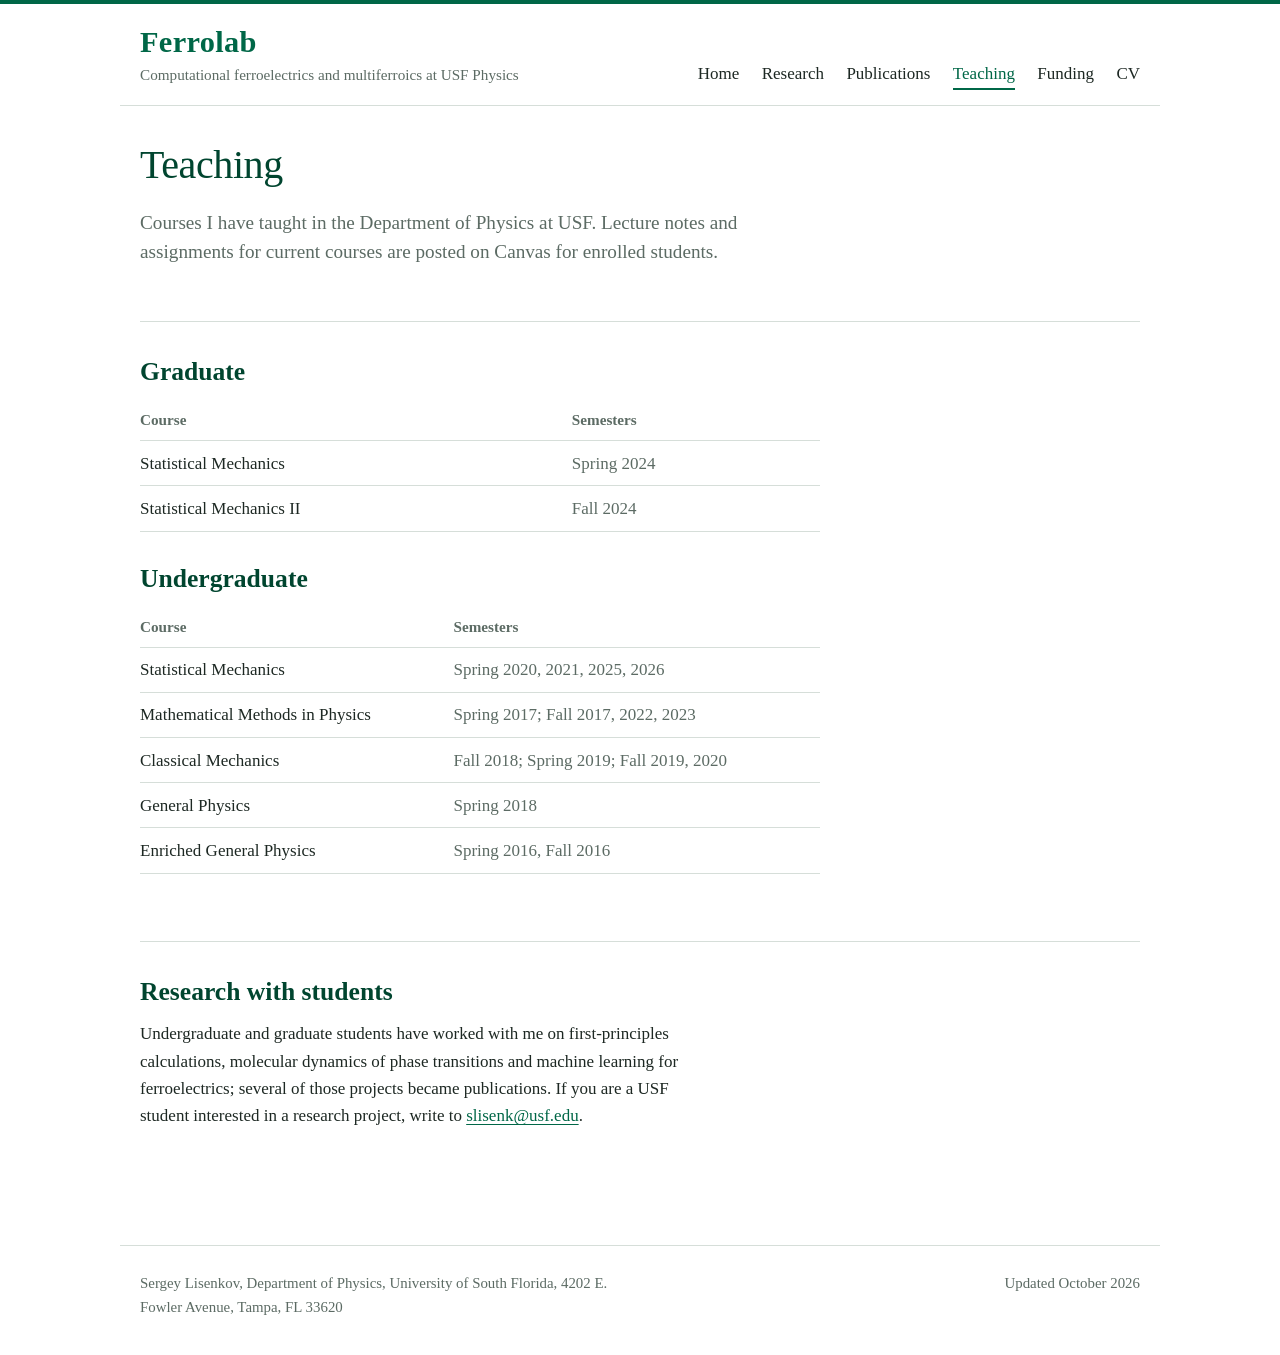
<file: teaching.html>
<!DOCTYPE html>
<html lang="en">
<head>
<meta charset="utf-8">
<meta name="viewport" content="width=device-width, initial-scale=1">
<title>Teaching — Ferrolab</title>
<meta name="description" content="Courses taught by Sergey Lisenkov in the Department of Physics, University of South Florida.">
<link rel="icon" href="assets/favicon.svg" type="image/svg+xml">
<link rel="stylesheet" href="style.css">
</head>
<body>

<header class="wrap site-head">
  <a class="brand" href="index.html">
    <span class="brand-name">Ferrolab</span>
    <span class="brand-sub">Computational ferroelectrics and multiferroics at USF Physics</span>
  </a>
  <nav class="site-nav" aria-label="Site">
    <ul>
      <li><a href="index.html">Home</a></li>
      <li><a href="research.html">Research</a></li>
      <li><a href="publications.html">Publications</a></li>
      <li><a href="teaching.html" aria-current="page">Teaching</a></li>
      <li><a href="funding.html">Funding</a></li>
      <li><a href="Lisenkov-CV.pdf">CV</a></li>
    </ul>
  </nav>
</header>

<main class="wrap">

  <section class="block">
    <h1>Teaching</h1>
    <p class="lede">Courses I have taught in the Department of Physics at USF. Lecture notes and assignments for current courses are posted on Canvas for enrolled students.</p>
  </section>

  <section class="block">
    <h2>Graduate</h2>
    <table class="courses">
      <thead><tr><th>Course</th><th>Semesters</th></tr></thead>
      <tbody>
        <tr><td>Statistical Mechanics</td><td>Spring 2024</td></tr>
        <tr><td>Statistical Mechanics II</td><td>Fall 2024</td></tr>
      </tbody>
    </table>

    <h2>Undergraduate</h2>
    <table class="courses">
      <thead><tr><th>Course</th><th>Semesters</th></tr></thead>
      <tbody>
        <tr><td>Statistical Mechanics</td><td>Spring 2020, 2021, 2025, 2026</td></tr>
        <tr><td>Mathematical Methods in Physics</td><td>Spring 2017; Fall 2017, 2022, 2023</td></tr>
        <tr><td>Classical Mechanics</td><td>Fall 2018; Spring 2019; Fall 2019, 2020</td></tr>
        <tr><td>General Physics</td><td>Spring 2018</td></tr>
        <tr><td>Enriched General Physics</td><td>Spring 2016, Fall 2016</td></tr>
      </tbody>
    </table>
  </section>

  <section class="block">
    <h2>Research with students</h2>
    <p>Undergraduate and graduate students have worked with me on first-principles calculations, molecular dynamics of phase transitions and machine learning for ferroelectrics; several of those projects became publications. If you are a USF student interested in a research project, write to <a href="mailto:slisenk@usf.edu">slisenk@usf.edu</a>.</p>
  </section>

</main>

<footer class="wrap site-foot">
  <p>Sergey Lisenkov, Department of Physics, University of South Florida, 4202 E. Fowler Avenue, Tampa, FL 33620</p>
  <p>Updated October 2026</p>
</footer>

  <!-- Visitor statistics (privacy-friendly, no cookies): dashboard at https://ferrolab.goatcounter.com -->
  <script data-goatcounter="https://ferrolab.goatcounter.com/count" async src="https://gc.zgo.at/count.js"></script>
</body>
</html>
</file>
<file: style.css>
/* Ferrolab — site stylesheet
   Layout: a single reading column (max 1040px) with a left-aligned header,
   the home page opening on a portrait + biography pair, and every list
   (papers, grants, courses) set with its date or number in a narrow left
   column, the same convention as the CV.
   Type: one family throughout, Palatino, matching the printed CV. */

:root {
  --paper: #ffffff;
  --panel: #eef3f0;        /* green-tinted neutral for the photo box and asides */
  --ink: #1d2823;
  --muted: #5c6b64;
  --rule: #d6ded9;
  --green: #006747;        /* USF green: site name, headings, links */
  --green-deep: #00452f;
  --gold: #b3993f;         /* USF gold, darkened for use as a line */
  --link: #006747;
  --font: "Palatino Linotype", Palatino, "Book Antiqua", "URW Palladio L", "TeX Gyre Pagella", Georgia, serif;
  --measure: 68ch;
}

@media (prefers-color-scheme: dark) {
  :root:not([data-theme="light"]) {
    --paper: #131a16;
    --panel: #1b2520;
    --ink: #e6ece8;
    --muted: #a3b3aa;
    --rule: #2d3b34;
    --green: #6fcaa3;
    --green-deep: #9adcc0;
    --gold: #d7bf6a;
    --link: #7fd3ad;
    color-scheme: dark;
  }
}
:root[data-theme="dark"] {
  --paper: #131a16;
  --panel: #1b2520;
  --ink: #e6ece8;
  --muted: #a3b3aa;
  --rule: #2d3b34;
  --green: #6fcaa3;
  --green-deep: #9adcc0;
  --gold: #d7bf6a;
  --link: #7fd3ad;
  color-scheme: dark;
}

/* ---------- base ---------- */
* { box-sizing: border-box; }
html { -webkit-text-size-adjust: 100%; }
body {
  margin: 0;
  background: var(--paper);
  color: var(--ink);
  font-family: var(--font);
  font-size: 1.0625rem;              /* 17px */
  line-height: 1.6;
  font-variant-numeric: lining-nums proportional-nums;
  border-top: 4px solid var(--green);
}
img { max-width: 100%; height: auto; display: block; }
a { color: var(--link); text-decoration: underline; text-decoration-thickness: 1px; text-underline-offset: 0.15em; }
a:hover { text-decoration-thickness: 2px; }
a:focus-visible, button:focus-visible { outline: 2px solid var(--gold); outline-offset: 3px; }
h1, h2, h3 { font-weight: 600; line-height: 1.2; color: var(--green-deep); text-wrap: balance; margin: 0 0 0.5em; }
h1 { font-size: 2.5rem; font-weight: 500; letter-spacing: -0.01em; }
h2 { font-size: 1.6rem; }
h3 { font-size: 1.15rem; }
p { margin: 0 0 1em; max-width: var(--measure); }
ul, ol { margin: 0 0 1em; padding-left: 1.4em; max-width: var(--measure); }
li { margin-bottom: 0.3em; }
sub, sup { line-height: 0; }

.wrap {
  max-width: 1040px;
  margin: 0 auto;
  padding-left: max(20px, env(safe-area-inset-left, 0px));
  padding-right: max(20px, env(safe-area-inset-right, 0px));
}

/* ---------- header and navigation ---------- */
.site-head {
  display: flex;
  flex-wrap: wrap;
  align-items: flex-end;
  justify-content: space-between;
  gap: 1rem 2rem;
  padding-block: 1.4rem 1.1rem;
  border-bottom: 1px solid var(--rule);
}
.brand { text-decoration: none; color: inherit; }
.brand-name {
  display: block;
  font-size: 1.9rem;
  font-weight: 600;
  line-height: 1.1;
  color: var(--green);
  letter-spacing: 0.01em;
}
.brand-sub { display: block; font-size: 0.95rem; color: var(--muted); margin-top: 0.2rem; }
.site-nav ul { list-style: none; margin: 0; padding: 0; display: flex; flex-wrap: wrap; gap: 0.2rem 1.4rem; max-width: none; }
.site-nav li { margin: 0; }
.site-nav a {
  text-decoration: none;
  color: var(--ink);
  padding-block: 0.3rem;
  border-bottom: 2px solid transparent;
}
.site-nav a:hover { border-bottom-color: var(--rule); }
.site-nav a[aria-current="page"] { color: var(--green); border-bottom-color: var(--green); }

/* ---------- page sections ---------- */
main { padding-block: 2.2rem 1rem; }
.block { padding-block: 2.2rem; border-top: 1px solid var(--rule); }
.block:first-child { border-top: 0; padding-top: 0; }
.block-head { display: flex; align-items: baseline; justify-content: space-between; gap: 1rem; flex-wrap: wrap; }
.block-head .more { font-size: 0.95rem; }
.lede { font-size: 1.2rem; line-height: 1.5; color: var(--muted); }
.note { font-size: 0.95rem; color: var(--muted); }

/* ---------- home: portrait + bio ---------- */
.hero {
  display: grid;
  grid-template-columns: 230px minmax(0, 1fr);
  gap: 2.4rem;
  align-items: start;
}
.portrait {
  width: 230px;
  aspect-ratio: 4 / 5;
  max-width: 100%;
  object-fit: cover;
  border-radius: 3px;
  background: var(--panel);
}
.hero h1 { margin-bottom: 0.15em; }
.role { font-size: 1.15rem; color: var(--muted); margin-bottom: 1.2em; }
.contact { list-style: none; padding: 0; margin: 1.2em 0 0; font-size: 0.98rem; line-height: 1.5; }
.contact li { margin: 0; }

/* ---------- research themes on the home page ---------- */
.themes {
  list-style: none;
  padding: 0;
  margin: 0;
  max-width: none;
  display: grid;
  grid-template-columns: repeat(2, minmax(0, 1fr));
  gap: 1.1rem 2.5rem;
}
.themes li { margin: 0; }
.themes a { font-weight: 600; text-decoration: none; }
.themes a:hover { text-decoration: underline; }
.themes p { margin: 0.15em 0 0; font-size: 0.98rem; color: var(--muted); }

.split {
  display: grid;
  grid-template-columns: minmax(0, 3fr) minmax(0, 2fr);
  gap: 2.5rem;
  align-items: start;
}
figure { margin: 0; }
figure svg { width: 100%; height: auto; display: block; }
figcaption { font-size: 0.92rem; color: var(--muted); line-height: 1.45; margin-top: 0.6rem; }

/* ---------- publication lists ---------- */
.years { display: flex; flex-wrap: wrap; gap: 0.3rem 1rem; margin: 0.2rem 0 0; font-variant-numeric: tabular-nums; }
.years a { text-decoration: none; border-bottom: 1px solid var(--rule); }
.years a:hover { border-bottom-color: var(--link); }
.pub-year {
  display: flex;
  align-items: center;
  gap: 1rem;
  font-size: 1.25rem;
  margin: 2rem 0 0.8rem;
  color: var(--green);
  font-variant-numeric: lining-nums;
}
.pub-year::after { content: ""; flex: 1; height: 1px; background: var(--rule); }
.pub-list { list-style: none; padding: 0; margin: 0; max-width: none; }
.pub {
  display: grid;
  grid-template-columns: 3.4em minmax(0, 1fr);
  margin: 0 0 0.75em;
  max-width: 78ch;
}
.pub::before {
  content: "[" attr(value) "]";
  color: var(--muted);
  font-variant-numeric: lining-nums tabular-nums;
}
.pub-body { min-width: 0; }
.pub-list--featured .pub { font-size: 0.97rem; }
.pub--preprint { grid-template-columns: minmax(0, 1fr); }
.pub--preprint::before { content: none; }
.pub-title a { color: var(--link); text-decoration: none; }
.pub-title a:hover { text-decoration: underline; }
.pub-arxiv { font-size: 0.9rem; white-space: nowrap; }
.pub-summary { max-width: var(--measure); }

/* ---------- research page ---------- */
.topics { display: flex; flex-wrap: wrap; gap: 0.3rem 1.4rem; margin-top: 0.4rem; font-size: 0.98rem; }
.topics a { text-decoration: none; border-bottom: 1px solid var(--rule); }
.topics a:hover { border-bottom-color: var(--link); }
.theme { padding-block: 2.2rem; border-top: 1px solid var(--rule); }
.theme h2 { font-size: 1.5rem; }
.theme h3 { font-size: 1rem; color: var(--muted); font-weight: 600; margin: 1.2em 0 0.4em; }
.theme-body {
  display: grid;
  grid-template-columns: minmax(0, 3fr) minmax(0, 2fr);
  gap: 0.5rem 3rem;
  align-items: start;
}
.theme-body > p { max-width: none; grid-column: 1; }
.theme-papers { grid-column: 1; }
.theme-fig { grid-column: 2; grid-row: 1 / span 2; max-width: 340px; }
.fig-label { font-family: var(--font); font-size: 15px; fill: var(--ink); }
.papers { list-style: none; padding: 0; margin: 0; max-width: 78ch; }
.papers li { margin-bottom: 0.4em; padding-left: 1.2em; text-indent: -1.2em; }
.papers li::before { content: "\2014"; color: var(--gold); margin-right: 0.5em; }
.papers a { text-decoration: none; }
.papers a:hover { text-decoration: underline; }
.papers .where { color: var(--muted); }

/* ---------- date-column lists (grants, service) ---------- */
.timeline { display: grid; grid-template-columns: 7.5em minmax(0, 1fr); gap: 0.9rem 1.2rem; margin: 0 0 1.5rem; max-width: 80ch; }
.timeline dt { color: var(--muted); font-variant-numeric: lining-nums tabular-nums; }
.timeline dd { margin: 0; }
.timeline dd strong { font-weight: 600; }
.timeline .meta { color: var(--muted); font-size: 0.95rem; }

/* ---------- teaching table ---------- */
.courses { width: 100%; max-width: 80ch; border-collapse: collapse; margin: 0 0 2rem; }
.courses th, .courses td { text-align: left; vertical-align: top; padding: 0.5em 1.2em 0.5em 0; border-bottom: 1px solid var(--rule); }
.courses th { font-weight: 600; color: var(--muted); font-size: 0.95rem; }
.courses td:last-child { color: var(--muted); font-variant-numeric: lining-nums; }

/* ---------- footer ---------- */
.site-foot {
  margin-top: 3rem;
  padding-block: 1.6rem 2.2rem;
  border-top: 1px solid var(--rule);
  font-size: 0.93rem;
  color: var(--muted);
  display: flex;
  flex-wrap: wrap;
  justify-content: space-between;
  gap: 0.8rem 2rem;
}
.site-foot p { margin: 0; }
.site-foot a { color: inherit; }

/* ---------- small screens ---------- */
@media (max-width: 720px) {
  body { font-size: 1rem; }
  h1 { font-size: 2rem; }
  .hero { grid-template-columns: 1fr; gap: 1.4rem; }
  .portrait { width: 170px; }
  .themes { grid-template-columns: 1fr; }
  .split { grid-template-columns: 1fr; }
  .theme-body { grid-template-columns: 1fr; }
  .theme-body > p, .theme-papers { grid-column: auto; }
  .theme-fig { grid-column: auto; grid-row: auto; max-width: 300px; }
  .site-head { align-items: flex-start; }
  .pub { grid-template-columns: 2.8em minmax(0, 1fr); }
  .timeline { grid-template-columns: 1fr; gap: 0.2rem 0; }
  .timeline dt { margin-top: 0.8rem; }
}

@media (prefers-reduced-motion: no-preference) {
  html { scroll-behavior: smooth; }
}
</file>
